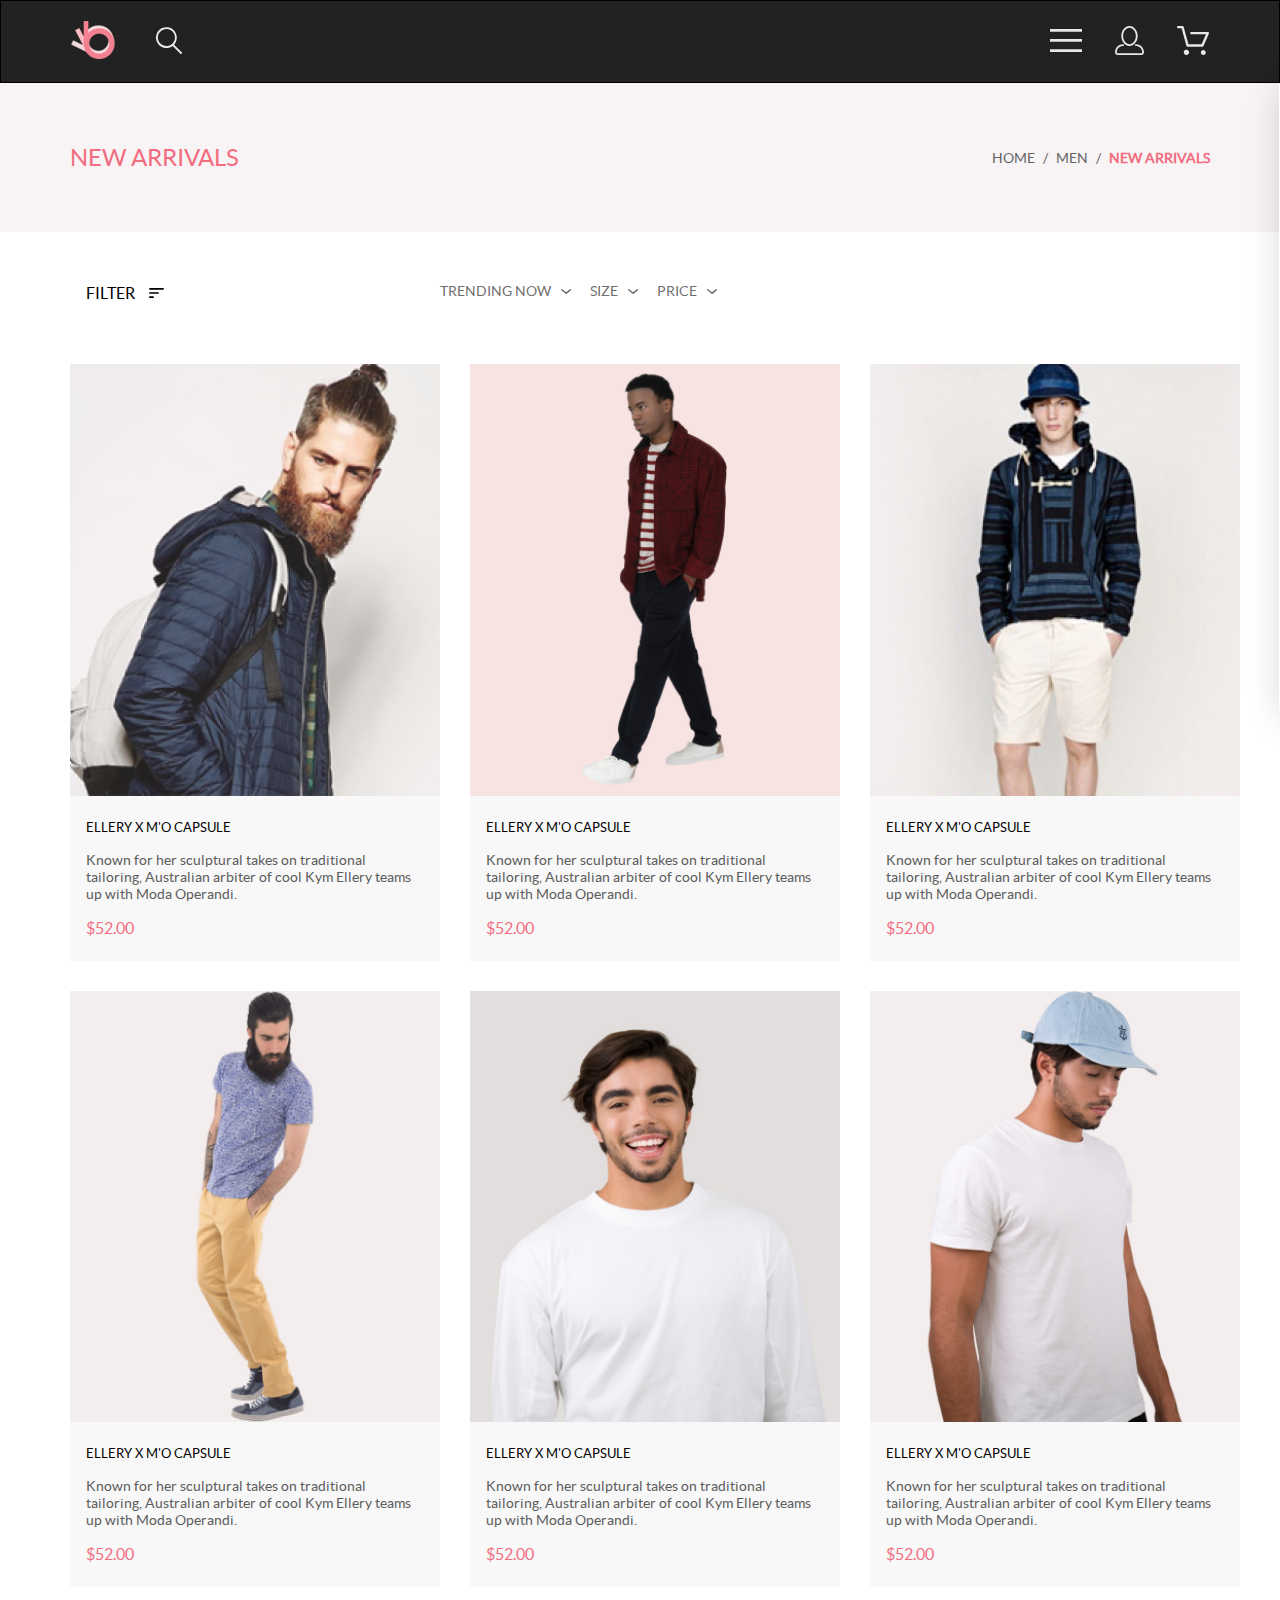
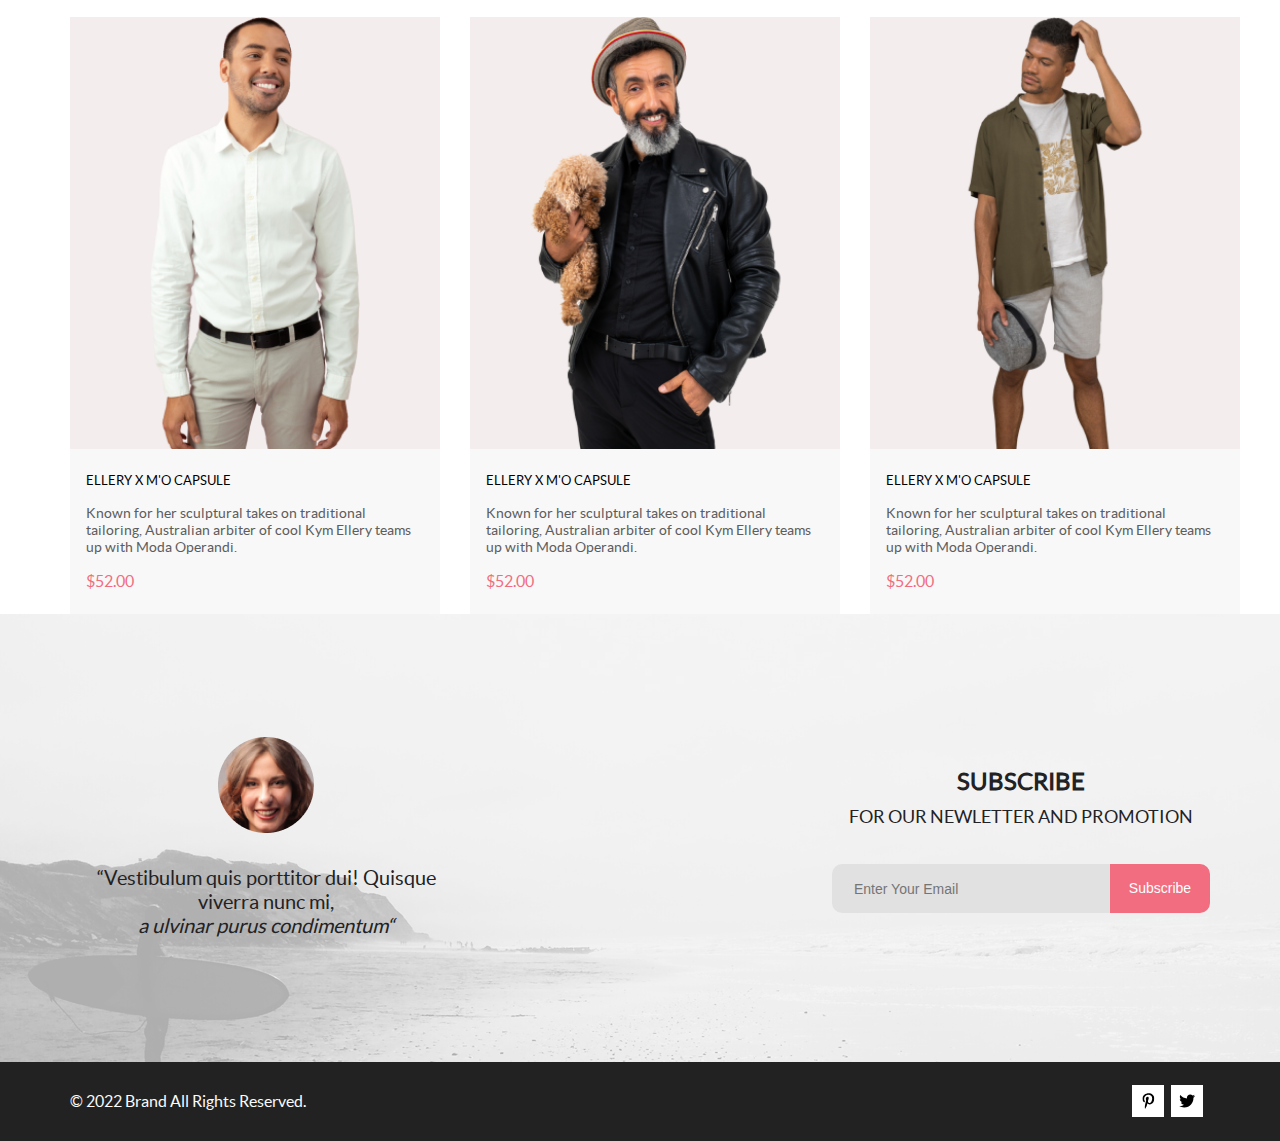
<file: Homework4/index.html>
<!DOCTYPE html>
<html lang="en">
<head>
<meta charset="UTF-8">
<meta name="viewport" content="width=device-width, initial-scale=1.0">
<title>Index
</title>
<link rel="stylesheet" href="style.css">
<link rel="preconnect" href="https://fonts.googleapis.com">
<link rel="preconnect" href="https://fonts.gstatic.com" crossorigin>
<link href="fonts/stylesheet.css" rel="stylesheet">
<link href="https://fonts.googleapis.com/css2?family=Roboto:ital,wght@0,100..900;1,100..900&display=swap" rel="stylesheet">
</head>
<body>
    <div class="top">
        <header class="header center">
        <div class="header__left">
            <a href="index.html" class="logo"><img src="img/logo.svg" alt=""></a>
            <a href="#">
                <svg width="26" height="27" viewBox="0 0 26 27" fill="none" xmlns="http://www.w3.org/2000/svg">
                <path d="M18.0589 17.6251C19.6705 15.865 20.6275 13.6039 20.769 11.2216C20.9106 8.83932 20.2281 6.48088 18.8362 4.54232C17.4443 2.60377 15.4278 1.20318 13.1252 0.575765C10.8227 -0.0516554 8.37437 0.132305 6.19143 1.09675C4.0085 2.0612 2.22389 3.74739 1.1373 5.87217C0.0507149 7.99695 -0.271678 10.4309 0.224264 12.7653C0.720206 15.0997 2.00428 17.1923 3.86085 18.6919C5.71741 20.1914 8.0334 21.0064 10.4199 21.0001C12.6723 21.0031 14.8638 20.2691 16.6599 18.9101L24.4079 26.7171C24.4934 26.8061 24.5958 26.8772 24.7091 26.9261C24.8225 26.9751 24.9444 27.0009 25.0679 27.0021C25.1916 27.0024 25.314 26.9773 25.4276 26.9283C25.5411 26.8793 25.6434 26.8074 25.7279 26.7171C25.9018 26.5362 25.999 26.295 25.999 26.0441C25.999 25.7931 25.9018 25.5519 25.7279 25.371L18.0589 17.6251ZM1.88589 10.5001C1.89873 8.81477 2.41021 7.17101 3.35586 5.776C4.30151 4.38098 5.63899 3.29715 7.1997 2.66114C8.76042 2.02513 10.4745 1.86542 12.1258 2.20213C13.7772 2.53884 15.2919 3.3569 16.479 4.55319C17.6661 5.74948 18.4725 7.27044 18.7965 8.92433C19.1204 10.5782 18.9475 12.291 18.2995 13.8468C17.6515 15.4026 16.5574 16.7316 15.1551 17.6665C13.7529 18.6014 12.1052 19.1002 10.4199 19.1C8.14843 19.0892 5.97409 18.1775 4.3741 16.5652C2.77412 14.9528 1.87924 12.7715 1.88589 10.5001Z" fill="#E8E8E8"/>
                </svg>
                </a>
        </div>
        <div class="header__right">
            <input id="check" type="checkbox">
            <label for="check"><svg width="32" height="23" viewBox="0 0 32 23" fill="none" xmlns="http://www.w3.org/2000/svg">
                <path d="M0 23V20.31H32V23H0ZM0 12.76V10.07H32V12.76H0ZM0 2.69V0H32V2.69H0Z" fill="#E8E8E8"/>
                </svg>
                </label>
                <div class="menu">
                    <p class="menu__heading">MENU</p>
                    <p class="menu__subheading">MAN</p>
                    <ul class="menu__ul">
                        <li><a href="#" class="menu__link">Accessories</a></li>
                        <li><a href="#" class="menu__link">Bags</a></li>
                        <li><a href="#" class="menu__link">Denim</a></li>
                        <li><a href="#" class="menu__link">T-Shirts</a></li>
                    </ul>
                    <p class="menu__subheading">WOMAN</p>
                    <ul class="menu__ul">
                        <li><a href="#" class="menu__link">Accessories</a></li>
                        <li><a href="#" class="menu__link">Jackets & Coats</a></li>
                        <li><a href="#" class="menu__link">Polos</a></li>
                        <li><a href="#" class="menu__link">T-Shirts</a></li>
                        <li><a href="#" class="menu__link">Shirts</a></li>
                    </ul>
                    <p class="menu__subheading">KIDS</p>
                    <ul class="menu__ul">
                        <li><a href="#" class="menu__link">Accessories</a></li>
                        <li><a href="#" class="menu__link">Jackets & Coats</a></li>
                        <li><a href="#" class="menu__link">Polos</a></li>
                        <li><a href="#" class="menu__link">Shirts</a></li>
                        <li><a href="#" class="menu__link">Bags</a></li>
                    </ul>
                </div>
                <a href="regisrtation.html">
                    <svg width="29" height="29" viewBox="0 0 29 29" fill="none" xmlns="http://www.w3.org/2000/svg">
                    <path d="M14.5 19.937C19 19.937 22.656 15.464 22.656 9.968C22.656 4.472 19 0 14.5 0C13.3631 0.0217413 12.2463 0.303398 11.2351 0.823397C10.2239 1.34339 9.34507 2.08794 8.66602 3C7.12663 4.99573 6.30819 7.45381 6.34399 9.974C6.34399 15.465 10 19.937 14.5 19.937ZM14.5 1.813C18 1.813 20.844 5.472 20.844 9.969C20.844 14.466 17.998 18.125 14.5 18.125C11.002 18.125 8.15603 14.465 8.15503 9.969C8.15403 5.473 11 1.813 14.5 1.813ZM20.844 18.125C20.6036 18.125 20.373 18.2205 20.203 18.3905C20.033 18.5605 19.9375 18.7911 19.9375 19.0315C19.9375 19.2719 20.033 19.5025 20.203 19.6725C20.373 19.8425 20.6036 19.938 20.844 19.938C22.526 19.9399 24.1386 20.6088 25.3279 21.7982C26.5172 22.9875 27.1861 24.6 27.188 26.282C27.1875 26.5221 27.0918 26.7523 26.922 26.9221C26.7522 27.0918 26.5221 27.1875 26.282 27.188H2.71997C2.47985 27.1875 2.24975 27.0918 2.07996 26.9221C1.91016 26.7523 1.81449 26.5221 1.81396 26.282C1.81608 24.6001 2.48517 22.9877 3.67444 21.7985C4.86371 20.6092 6.47608 19.9401 8.15796 19.938C8.39824 19.938 8.62868 19.8425 8.79858 19.6726C8.96849 19.5027 9.06396 19.2723 9.06396 19.032C9.06396 18.7917 8.96849 18.5613 8.79858 18.3914C8.62868 18.2215 8.39824 18.126 8.15796 18.126C5.99541 18.1279 3.92201 18.9875 2.39258 20.5164C0.863144 22.0453 0.00264777 24.1185 0 26.281C0.000794067 27.0019 0.287502 27.693 0.797241 28.2027C1.30698 28.7125 1.99811 28.9992 2.71899 29H26.282C27.0027 28.9989 27.6936 28.7121 28.2031 28.2024C28.7126 27.6927 28.9992 27.0017 29 26.281C28.9974 24.1187 28.1372 22.0457 26.6083 20.5168C25.0793 18.9878 23.0063 18.1276 20.844 18.125Z" fill="#E8E8E8"/>
                    </svg>
                    </a>
                <a href="shop.html">
                    <svg width="32" height="29" viewBox="0 0 32 29" fill="none" xmlns="http://www.w3.org/2000/svg">
                        <path d="M26.1998 29C25.5521 28.9738 24.9404 28.6948 24.4961 28.2227C24.0518 27.7506 23.8103 27.1232 23.8234 26.475C23.8365 25.8269 24.1032 25.2097 24.5662 24.7559C25.0292 24.3022 25.6516 24.048 26.2999 24.048C26.9482 24.048 27.5706 24.3022 28.0336 24.7559C28.4966 25.2097 28.7633 25.8269 28.7764 26.475C28.7895 27.1232 28.5479 27.7506 28.1036 28.2227C27.6593 28.6948 27.0477 28.9738 26.3999 29H26.1998ZM6.75183 26.32C6.75183 25.79 6.90901 25.2718 7.20349 24.8311C7.49797 24.3904 7.91654 24.0469 8.40625 23.844C8.89596 23.6412 9.43484 23.5881 9.95471 23.6915C10.4746 23.7949 10.9521 24.0502 11.3269 24.425C11.7017 24.7998 11.957 25.2773 12.0604 25.7972C12.1638 26.317 12.1107 26.8559 11.9078 27.3456C11.705 27.8353 11.3615 28.2539 10.9208 28.5483C10.4801 28.8428 9.96194 29 9.43188 29C9.07977 29.0003 8.73102 28.9311 8.40564 28.7966C8.08026 28.662 7.7846 28.4646 7.53552 28.2158C7.28645 27.9669 7.08891 27.6713 6.9541 27.3461C6.81929 27.0208 6.74988 26.6721 6.74988 26.32H6.75183ZM10.5519 20.686C10.2924 20.6868 10.0398 20.6024 9.83301 20.4457C9.62617 20.2891 9.47648 20.0689 9.40686 19.819L4.57385 2.36401H1.18091C0.867422 2.36401 0.566761 2.23947 0.345093 2.01781C0.123425 1.79614 -0.00109863 1.49549 -0.00109863 1.18201C-0.00109863 0.868519 0.123425 0.567873 0.345093 0.346205C0.566761 0.124537 0.867422 5.81268e-06 1.18091 5.81268e-06H5.46191C5.7214 -0.00080736 5.97394 0.0837201 6.18066 0.240568C6.38739 0.397416 6.53674 0.617884 6.60583 0.868006L11.4388 18.323H24.6168L28.9999 8.27501H14.3999C14.2417 8.27961 14.0843 8.25242 13.9368 8.19507C13.7893 8.13771 13.6548 8.05134 13.5413 7.94108C13.4277 7.83082 13.3375 7.69891 13.2759 7.55315C13.2143 7.40739 13.1825 7.25075 13.1825 7.0925C13.1825 6.93426 13.2143 6.77762 13.2759 6.63186C13.3375 6.4861 13.4277 6.35419 13.5413 6.24393C13.6548 6.13367 13.7893 6.0473 13.9368 5.98994C14.0843 5.93259 14.2417 5.90541 14.3999 5.91001H30.8129C31.0086 5.90996 31.2011 5.95866 31.3733 6.05172C31.5454 6.14478 31.6917 6.27926 31.7988 6.44301C31.9067 6.60729 31.9723 6.79569 31.9897 6.99145C32.0072 7.18721 31.976 7.38424 31.8989 7.565L26.4939 19.977C26.4015 20.1876 26.2499 20.3668 26.0574 20.4927C25.8649 20.6186 25.6399 20.6858 25.4099 20.686H10.5519Z" fill="#E8E8E8"/>
                        </svg>
                        </a>
        </div>
    </header>
    <div class="top__head center">
        <h2 class="top__head_title">NEW ARRIVALS</h2>
        <nav class="breadcrums ">
           <div class="breadcrums_box"><a href="#" class="breadcrums_link">HOME</a></div>
           <div class="breadcrums_box"><a href="#" class="breadcrums_link">MEN</a></div>    
           <div class="breadcrums_box"><a href="#" class="breadcrums_link">NEW ARRIVALS</a></div>
        </nav>
    </div>
    
    <div class="filter_sort center">
        <details class="filter">
        <summary class="filter_summary"><span class="filter_heading">FILTER</span>
            <svg width="15" height="10" viewBox="0 0 15 10" fill="none" xmlns="http://www.w3.org/2000/svg">
            <path d="M0.833333 10H4.16667C4.625 10 5 9.625 5 9.16667C5 8.70833 4.625 8.33333 4.16667 8.33333H0.833333C0.375 8.33333 0 8.70833 0 9.16667C0 9.625 0.375 10 0.833333 10ZM0 0.833333C0 1.29167 0.375 1.66667 0.833333 1.66667H14.1667C14.625 1.66667 15 1.29167 15 0.833333C15 0.375 14.625 0 14.1667 0H0.833333C0.375 0 0 0.375 0 0.833333ZM0.833333 5.83333H9.16667C9.625 5.83333 10 5.45833 10 5C10 4.54167 9.625 4.16667 9.16667 4.16667H0.833333C0.375 4.16667 0 4.54167 0 5C0 5.45833 0.375 5.83333 0.833333 5.83333Z" fill="black"/>
            </svg>
            </summary>
            <div class="filter_content">
                <details open class="filter_item">
                    <summary class="filter_head">CATEGORY</summary>
                    <div class="filter_link_box">
                    <a href="#" class="filter_link">Accessories</a>
                    <a href="#" class="filter_link">Bags</a>
                    <a href="#" class="filter_link">Denim</a>
                    <a href="#" class="filter_link">Hoodies & Sweatshirts</a>
                    <a href="#" class="filter_link">Jackets & Coats</a>
                    <a href="#" class="filter_link">Polos</a>
                    <a href="#" class="filter_link">Shirts</a>
                    <a href="#" class="filter_link">Shoes</a>
                    <a href="#" class="filter_link">Sweaters & Knits</a>
                    <a href="#" class="filter_link">T-Shirts</a>
                    <a href="#" class="filter_link">Tanks</a>
                </div>
                </details>
                <details class="filter_item">
                    <summary class="filter_head">BRAND</summary>
                    <div class="filter_link_box">
                    <a href="#" class="filter_link">Adidas</a>
                    <a href="#" class="filter_link">Asics</a>
                    <a href="#" class="filter_link">Charlotte Russe</a>
                    <a href="#" class="filter_link">Dolce & Gabbana</a>
                    <a href="#" class="filter_link">H&M</a>
                </div>
                </details>
                <details class="filter_item">
                    <summary class="filter_head">DESIGNER</summary>
                    <div class="filter_link_box">
                    <a href="#" class="filter_link">Coco Chanel</a>
                    <a href="#" class="filter_link">Donna Karan</a>
                    <a href="#" class="filter_link">Giorgio Armani</a>
                    <a href="#" class="filter_link">Calvin Klein</a>
                    <a href="#" class="filter_link">Donatella Versace</a>
                    <a href="#" class="filter_link">Ralph Lauren</a>
                </div>
                </details>
                </div>
           
        </details>
    <div class="sort">
        <details class="sort_details">
            <summary class="sort_summary"><span class="sort_heading">TRENDING NOW</span>
                <svg width="11" height="5" viewBox="0 0 11 5"
                fill="none" xmlns="http://www.w3.org/2000/svg">
                <path d="M5.00214 5.00214C4.83521 5.00247 4.67343 
                4.94433 4.54488 4.83782L0.258102 1.2655C0.112196 1.14422 0.0204417 0.969958 0.00302325 0.781035C-0.0143952 0.592112 0.0439493 0.404007 0.165221 0.258101C0.286493 0.112196 0.460759 0.0204417 0.649682 0.00302327C0.838605 -0.0143952 1.02671 0.043949 1.17262 0.165221L5.00214 3.36602L8.83167 0.279536C8.90475 0.220188 8.98884 0.175869 9.0791 0.149125C9.16937 0.122382 9.26403 0.113741 9.35764 0.1237C9.45126 0.133659 9.54198 0.162021 9.6246 0.207156C9.70722 0.252292 9.7801 0.313311 9.83906 0.386705C9.90449 0.460167 9.95405 0.546351 9.98462 0.639855C10.0152 0.733359 10.0261 0.83217 10.0167 0.930097C10.0073 1.02802 9.97784 1.12296 9.93005 1.20895C9.88227 1.29494 9.81723 1.37013 9.73904 1.42982L5.45225 4.88068C5.32002 4.97036 5.16154 5.01312 5.00214 5.00214Z" fill="#6F6E6E"/>
                </svg>
                </summary>
        </details>
        <details class="sort_details">
            <summary class="sort_summary"><span class="sort_heading">SIZE</span>
                <svg width="11" height="5" viewBox="0 0 11 5"
                fill="none" xmlns="http://www.w3.org/2000/svg">
                <path d="M5.00214 5.00214C4.83521 5.00247 4.67343 
                4.94433 4.54488 4.83782L0.258102 1.2655C0.112196 1.14422 0.0204417 0.969958 0.00302325 0.781035C-0.0143952 0.592112 0.0439493 0.404007 0.165221 0.258101C0.286493 0.112196 0.460759 0.0204417 0.649682 0.00302327C0.838605 -0.0143952 1.02671 0.043949 1.17262 0.165221L5.00214 3.36602L8.83167 0.279536C8.90475 0.220188 8.98884 0.175869 9.0791 0.149125C9.16937 0.122382 9.26403 0.113741 9.35764 0.1237C9.45126 0.133659 9.54198 0.162021 9.6246 0.207156C9.70722 0.252292 9.7801 0.313311 9.83906 0.386705C9.90449 0.460167 9.95405 0.546351 9.98462 0.639855C10.0152 0.733359 10.0261 0.83217 10.0167 0.930097C10.0073 1.02802 9.97784 1.12296 9.93005 1.20895C9.88227 1.29494 9.81723 1.37013 9.73904 1.42982L5.45225 4.88068C5.32002 4.97036 5.16154 5.01312 5.00214 5.00214Z" fill="#6F6E6E"/>
                </svg>
                </summary>
                <div class="sort_box">
                    <div class="sort_check">
                        <input id="sort_check1"  type="checkbox" class="sort_check_style">
                        <label for="#">XS</label>
                    </div>
                
                    <div class="sort_check">
                        <input id="sort_check2" type="checkbox">
                        <label for="#">S</label>
                    </div>
                    <div class="sort_check">
                        <input id="sort_check3" type="checkbox">
                        <label for="#">L</label>
                    </div>
            </div>
        </details>
        <details class="sort_details">
            <summary class="sort_summary"><span class="sort_heading">PRICE</span>
                <svg width="11" height="5" viewBox="0 0 11 5"
                fill="none" xmlns="http://www.w3.org/2000/svg">
                <path d="M5.00214 5.00214C4.83521 5.00247 4.67343 
                4.94433 4.54488 4.83782L0.258102 1.2655C0.112196 1.14422 0.0204417 0.969958 0.00302325 0.781035C-0.0143952 0.592112 0.0439493 0.404007 0.165221 0.258101C0.286493 0.112196 0.460759 0.0204417 0.649682 0.00302327C0.838605 -0.0143952 1.02671 0.043949 1.17262 0.165221L5.00214 3.36602L8.83167 0.279536C8.90475 0.220188 8.98884 0.175869 9.0791 0.149125C9.16937 0.122382 9.26403 0.113741 9.35764 0.1237C9.45126 0.133659 9.54198 0.162021 9.6246 0.207156C9.70722 0.252292 9.7801 0.313311 9.83906 0.386705C9.90449 0.460167 9.95405 0.546351 9.98462 0.639855C10.0152 0.733359 10.0261 0.83217 10.0167 0.930097C10.0073 1.02802 9.97784 1.12296 9.93005 1.20895C9.88227 1.29494 9.81723 1.37013 9.73904 1.42982L5.45225 4.88068C5.32002 4.97036 5.16154 5.01312 5.00214 5.00214Z" fill="#6F6E6E"/>
                </svg>
                </summary>
        </details>
    </div>
    </div>
    <div class="product-box center">
        <div class="product">
            <img src="img/product/product1.png" alt="product">
            <div class="product_content">
                <a href="#" class="product_name">ELLERY X M'O CAPSULE</a>
                <p class="product_text">
                    Known for her sculptural takes on traditional tailoring,
                    Australian arbiter of cool Kym Ellery teams up with Moda Operandi.
                </p>
                <p class="product_price">$52.00</p>
            </div>
        </div>
        <div class="product">
            <img src="img/product/product2.png" alt="product">
            <div class="product_content">
                <a href="#" class="product_name">ELLERY X M'O CAPSULE</a>
                <p class="product_text">
                    Known for her sculptural takes on traditional tailoring,
                    Australian arbiter of cool Kym Ellery teams up with Moda Operandi.
                </p>
                <p class="product_price">$52.00</p>
            </div>
        </div>
        <div class="product">
            <img src="img/product/product3.png" alt="product">
            <div class="product_content">    
                <a href="#" class="product_name">ELLERY X M'O CAPSULE</a>
                <p class="product_text">
                    Known for her sculptural takes on traditional tailoring,
                    Australian arbiter of cool Kym Ellery teams up with Moda Operandi.
                </p>
                <p class="product_price">$52.00</p>
            </div>
        </div>
        <div class="product">
            <img src="img/product/product4.png" alt="product">
            <div class="product_content">
                <a href="#" class="product_name">ELLERY X M'O CAPSULE</a>
                <p class="product_text">
                    Known for her sculptural takes on traditional tailoring,
                    Australian arbiter of cool Kym Ellery teams up with Moda Operandi.
                </p>
                <p class="product_price">$52.00</p>
            </div>
        </div>
        <div class="product">
            <img src="img/product/product5.png" alt="product">
            <div class="product_content">
                <a href="#" class="product_name">ELLERY X M'O CAPSULE</a>
                <p class="product_text">
                    Known for her sculptural takes on traditional tailoring,
                    Australian arbiter of cool Kym Ellery teams up with Moda Operandi.
                </p>
                <p class="product_price">$52.00</p>
            </div>
        </div>
        <div class="product">
            <img src="img/product/product6.png" alt="product">
            <div class="product_content">
                <a href="#" class="product_name">ELLERY X M'O CAPSULE</a>
                <p class="product_text">
                    Known for her sculptural takes on traditional tailoring,
                    Australian arbiter of cool Kym Ellery teams up with Moda Operandi.
                </p>
                <p class="product_price">$52.00</p>
            </div>
        </div>
        <div class="product">
            <img src="img/product/product7.png" alt="product">
            <div class="product_content">
                <a href="#" class="product_name">ELLERY X M'O CAPSULE</a>
                <p class="product_text">
                    Known for her sculptural takes on traditional tailoring,
                    Australian arbiter of cool Kym Ellery teams up with Moda Operandi.
                </p>
                <p class="product_price">$52.00</p>
            </div>
        </div>
        <div class="product">
            <img src="img/product/product8.png" alt="product">
            <div class="product_content">
                <a href="#" class="product_name">ELLERY X M'O CAPSULE</a>
                <p class="product_text">
                    Known for her sculptural takes on traditional tailoring,
                    Australian arbiter of cool Kym Ellery teams up with Moda Operandi.
                </p>
                <p class="product_price">$52.00</p>
            </div>
        </div>
        <div class="product">
            <img src="img/product/product9.png" alt="product">
            <div class="product_content">
                <a href="#" class="product_name">ELLERY X M'O CAPSULE</a>
                <p class="product_text">
                    Known for her sculptural takes on traditional tailoring,
                    Australian arbiter of cool Kym Ellery teams up with Moda Operandi.
                </p>
                <p class="product_price">$52.00</p>
            </div>
        </div>
    </div>
    <div class="subscribe center">
        <div class="subscribe__intersect">
        <img src="img/Intersect.png" alt="subscribe">
        <p class="subscribe__text">
            “Vestibulum quis porttitor dui! Quisque viverra nunc mi,<br>
            <span class="subscribe__text subscribe__text_select">a ulvinar purus condimentum“</span></p>
        </div>
        <div class="subscribe__form">
            <p class="subscribe__form_name">SUBSCRIBE</p>
               <p class="subscribe__form_text"> FOR OUR NEWLETTER AND PROMOTION</p>
            <div class="subscribe__adress">
                    <input class="subscribe__adress_form" type="text" id="name" placeholder="Enter Your Email">
                <button class="subscribe__adress_button">Subscribe</button>
            </div>
        </div>
</div>
</div>
<footer class="footer center">
    <p class="footer__info">© 2022  Brand  All Rights Reserved.</p>
    <div class="footer__connection">
        <a href="#" class="footer__connection footer__connection_box">
            <svg width="13" height="16" viewBox="0 0 13 16" fill="none" xmlns="http://www.w3.org/2000/svg">
                <g clip-path="url(#clip0_69_376)">
                <path d="M6.74032 0.203125C3.55564 0.203125 0.408203 2.34063 0.408203 5.8C0.408203 8 1.63738 9.25 2.38233 9.25C2.68963 9.25 2.86655 8.3875 2.86655 8.14375C2.86655 7.85313 2.13091 7.23438 2.13091 6.025C2.13091 3.5125 4.03055 1.73125 6.4889 1.73125C8.60271 1.73125 10.1671 2.94062 10.1671 5.1625C10.1671 6.82187 9.50597 9.93437 7.36422 9.93437C6.59133 9.93437 5.93018 9.37187 5.93018 8.56563C5.93018 7.38438 6.74963 6.24062 6.74963 5.02187C6.74963 2.95312 3.835 3.32812 3.835 5.82812C3.835 6.35313 3.90018 6.93437 4.13298 7.4125C3.70463 9.26875 2.82931 12.0344 2.82931 13.9469C2.82931 14.5375 2.91311 15.1188 2.96899 15.7094C3.07452 15.8281 3.02175 15.8156 3.18316 15.7563C4.74757 13.6 4.69169 13.1781 5.3994 10.3562C5.78119 11.0875 6.76826 11.4812 7.55046 11.4812C10.8469 11.4812 12.3275 8.24688 12.3275 5.33125C12.3275 2.22813 9.66427 0.203125 6.74032 0.203125Z" fill="black"/>
                </g>
                <defs>
                <clipPath id="clip0_69_376">
                <rect width="11.9193" height="16" fill="black" transform="translate(0.408203)"/>
                </clipPath>
                </defs>
            </svg>         
        </a>
        <a href="#" class="footer__connection footer__connection_box">
            <svg width="17" height="16" viewBox="0 0 17 16" fill="none" xmlns="http://www.w3.org/2000/svg">
            <g clip-path="url(#clip0_69_372)">
            <path d="M14.4184 4.74113C14.4285 4.88325 14.4285 5.02541 14.4285 5.16753C14.4285 9.50253 11.1512 14.4975 5.16133 14.4975C3.31595 14.4975 1.60168 13.9594 0.159668 13.0254C0.421861 13.0558 0.673935 13.066 0.946216 13.066C2.46887 13.066 3.87057 12.5483 4.98989 11.665C3.55797 11.6345 2.35797 10.6904 1.94452 9.39088C2.14621 9.42131 2.34788 9.44163 2.55966 9.44163C2.85209 9.44163 3.14455 9.401 3.4168 9.32997C1.92437 9.02538 0.805016 7.7056 0.805016 6.11169V6.07109C1.23861 6.31475 1.74285 6.46703 2.27726 6.48731C1.39996 5.89847 0.825192 4.89341 0.825192 3.75634C0.825192 3.14722 0.986506 2.58884 1.26888 2.10153C2.87224 4.09138 5.28232 5.39084 7.9848 5.533C7.93439 5.28934 7.90413 5.03556 7.90413 4.78175C7.90413 2.97463 9.35623 1.50256 11.1613 1.50256C12.0991 1.50256 12.9461 1.8985 13.5411 2.53809C14.2772 2.39597 14.9831 2.12184 15.6083 1.74622C15.3662 2.50766 14.852 3.14725 14.1764 3.55331C14.8318 3.48228 15.4671 3.2995 16.052 3.04572C15.6084 3.69544 15.0537 4.27409 14.4184 4.74113Z" fill="black"/>
            </g>
            <defs>
            <clipPath id="clip0_69_372">
            <rect width="15.8924" height="16" fill="black" transform="translate(0.159668)"/>
            </clipPath>
            </defs>
            </svg>
            </a>              
    </div>
</footer>
</body>
</html>
</file>
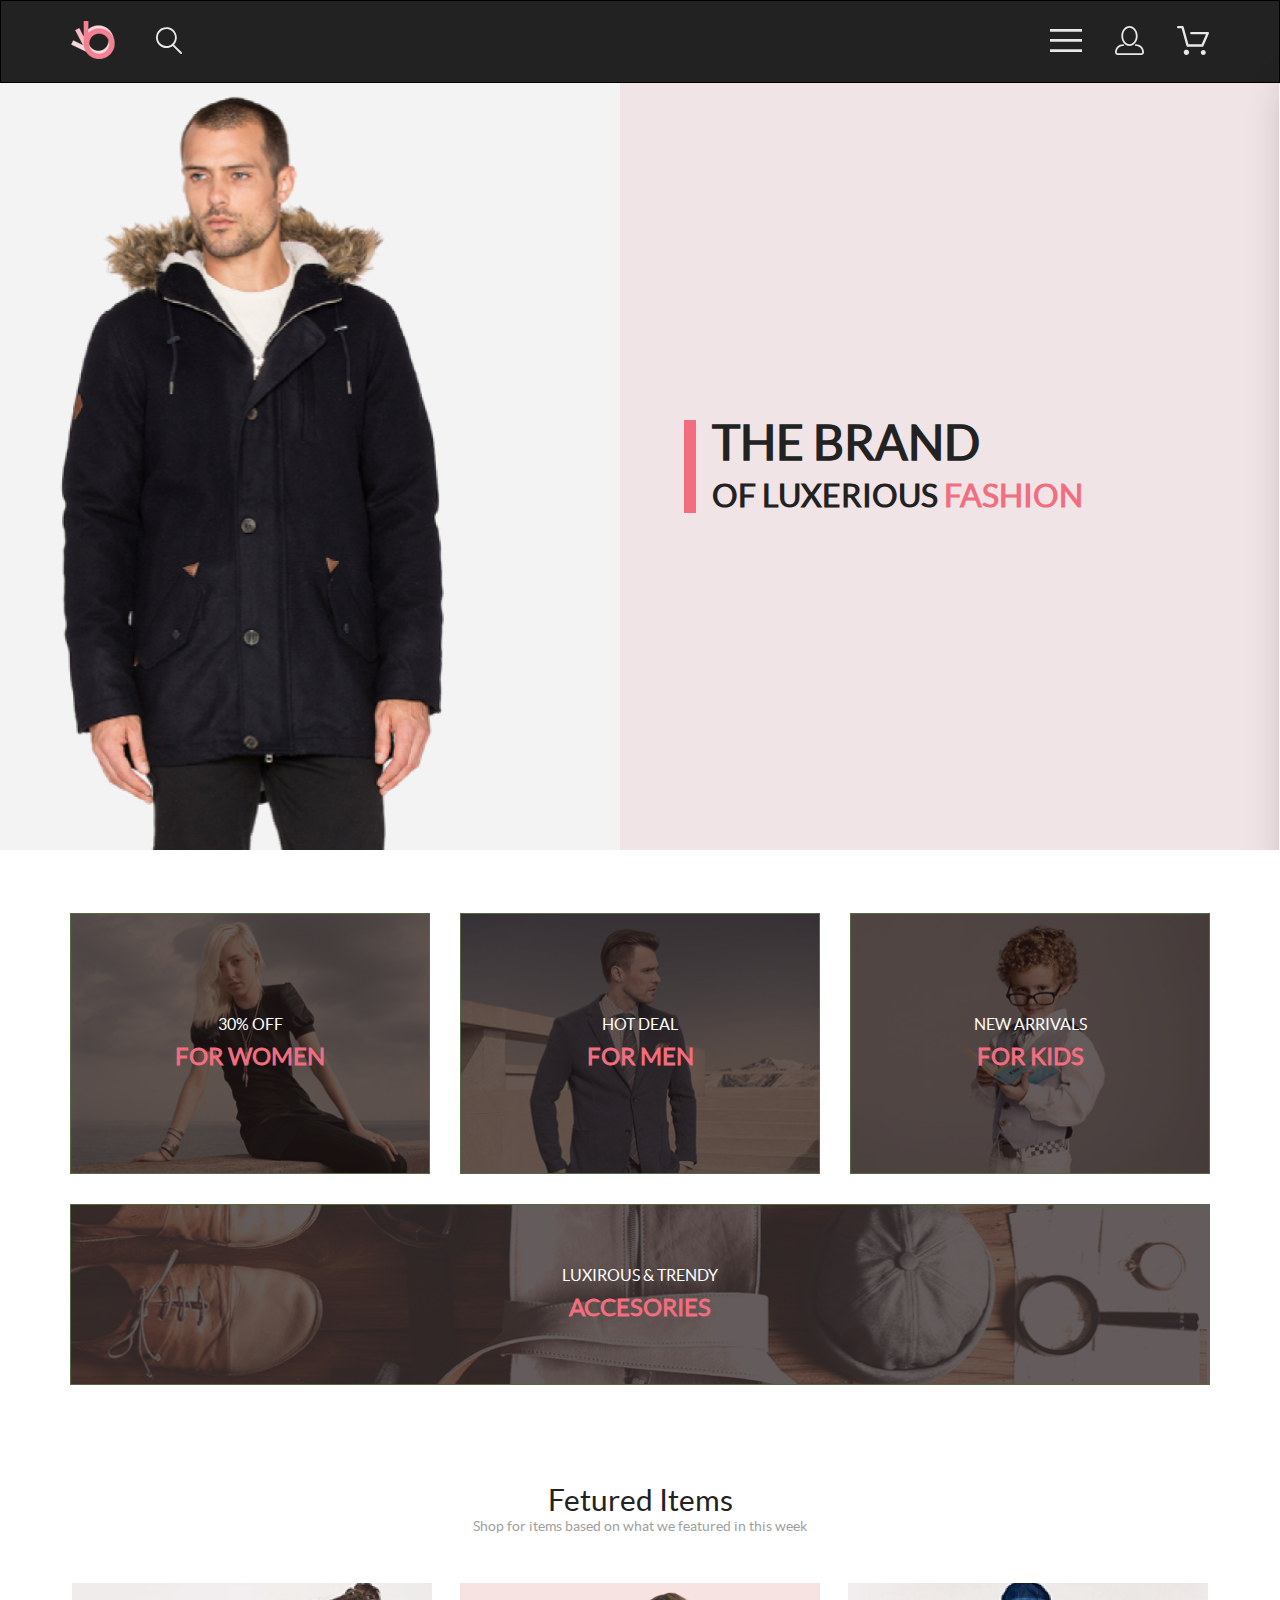
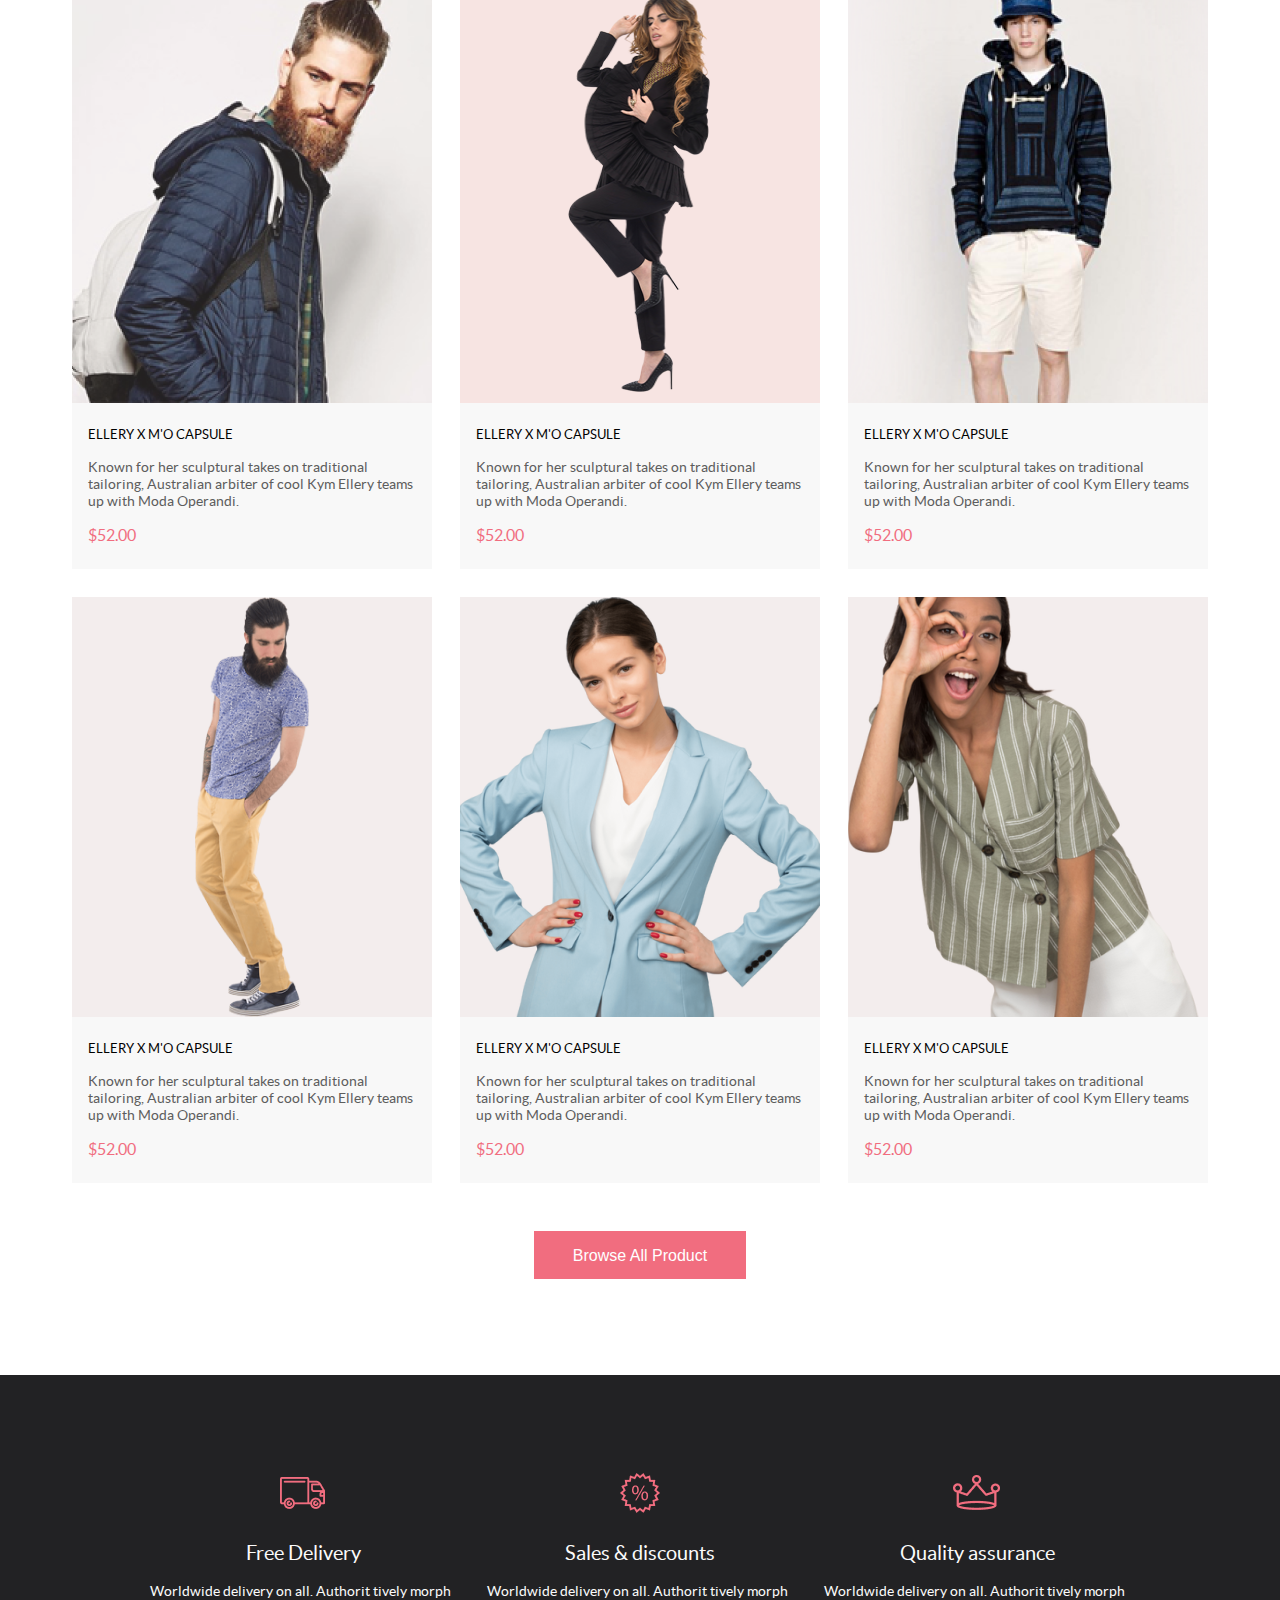
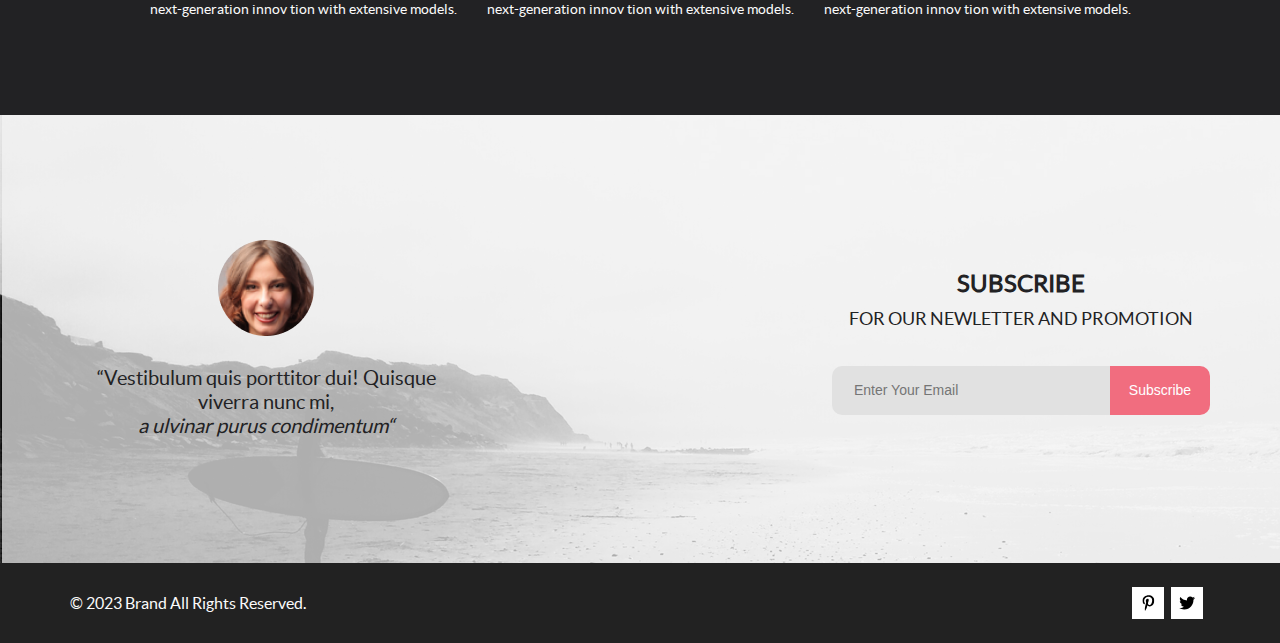
<file: Homework5/index.html>
<!DOCTYPE html>
<html lang="en">

<head>
    <meta charset="UTF-8">
    <meta name="viewport" content="width=device-width, initial-scale=1.0">
    <title>Index
    </title>
    <link rel="stylesheet" href="style.css">
    <link rel="preconnect" href="https://fonts.googleapis.com">
    <link rel="preconnect" href="https://fonts.gstatic.com" crossorigin>
    <link href="fonts/stylesheet.css" rel="stylesheet">
    <link href="https://fonts.googleapis.com/css2?family=Roboto:ital,wght@0,100..900;1,100..900&display=swap"
        rel="stylesheet">
</head>

<body>
    <div class="top">
        <header class="header center">
            <div class="header__left">
                <a href="index.html" class="logo"><img src="img/logo.svg" alt=""></a>
                <a href="#">
                    <svg width="26" height="27" viewBox="0 0 26 27" fill="none" xmlns="http://www.w3.org/2000/svg">
                        <path
                            d="M18.0589 17.6251C19.6705 15.865 20.6275 13.6039 20.769 11.2216C20.9106 8.83932 20.2281 6.48088 18.8362 4.54232C17.4443 2.60377 15.4278 1.20318 13.1252 0.575765C10.8227 -0.0516554 8.37437 0.132305 6.19143 1.09675C4.0085 2.0612 2.22389 3.74739 1.1373 5.87217C0.0507149 7.99695 -0.271678 10.4309 0.224264 12.7653C0.720206 15.0997 2.00428 17.1923 3.86085 18.6919C5.71741 20.1914 8.0334 21.0064 10.4199 21.0001C12.6723 21.0031 14.8638 20.2691 16.6599 18.9101L24.4079 26.7171C24.4934 26.8061 24.5958 26.8772 24.7091 26.9261C24.8225 26.9751 24.9444 27.0009 25.0679 27.0021C25.1916 27.0024 25.314 26.9773 25.4276 26.9283C25.5411 26.8793 25.6434 26.8074 25.7279 26.7171C25.9018 26.5362 25.999 26.295 25.999 26.0441C25.999 25.7931 25.9018 25.5519 25.7279 25.371L18.0589 17.6251ZM1.88589 10.5001C1.89873 8.81477 2.41021 7.17101 3.35586 5.776C4.30151 4.38098 5.63899 3.29715 7.1997 2.66114C8.76042 2.02513 10.4745 1.86542 12.1258 2.20213C13.7772 2.53884 15.2919 3.3569 16.479 4.55319C17.6661 5.74948 18.4725 7.27044 18.7965 8.92433C19.1204 10.5782 18.9475 12.291 18.2995 13.8468C17.6515 15.4026 16.5574 16.7316 15.1551 17.6665C13.7529 18.6014 12.1052 19.1002 10.4199 19.1C8.14843 19.0892 5.97409 18.1775 4.3741 16.5652C2.77412 14.9528 1.87924 12.7715 1.88589 10.5001Z"
                            fill="#E8E8E8" />
                    </svg>
                </a>
            </div>
            <div class="header__right">
                <input id="check" type="checkbox">
                <label for="check">
                    <svg width="32" height="23" viewBox="0 0 32 23" fill="none" xmlns="http://www.w3.org/2000/svg">
                        <path d="M0 23V20.31H32V23H0ZM0 12.76V10.07H32V12.76H0ZM0 2.69V0H32V2.69H0Z" fill="#E8E8E8" />
                    </svg>
                </label>
                <div class="menu">
                    <p class="menu__heading">MENU</p>
                    <p class="menu__subheading">ADDITIONAL MENU</p>
                    <ul class="menu__ul">
                        <li><a href="products.html" class="menu__link">Product</a></li>
                        <li><a href="catalog.html" class="menu__link">Catalog</a></li>
                        <li><a href="shop.html" class="menu__link ">Basket</a></li>
                        <li><a href="regisrtation.html" class="menu__link ">Registration</a></li>
                    </ul>
                    <p class="menu__subheading">MAN</p>

                    <ul class="menu__ul">
                        <li><a href="#" class="menu__link">Accessories</a></li>
                        <li><a href="#" class="menu__link">Bags</a></li>
                        <li><a href="#" class="menu__link">Denim</a></li>
                        <li><a href="#" class="menu__link">T-Shirts</a></li>
                    </ul>
                    <p class="menu__subheading">WOMAN</p>
                    <ul class="menu__ul">
                        <li><a href="#" class="menu__link">Accessories</a></li>
                        <li><a href="#" class="menu__link">Jackets & Coats</a></li>
                        <li><a href="#" class="menu__link">Polos</a></li>
                        <li><a href="#" class="menu__link">T-Shirts</a></li>
                        <li><a href="#" class="menu__link">Shirts</a></li>
                    </ul>
                    <p class="menu__subheading">KIDS</p>
                    <ul class="menu__ul">
                        <li><a href="#" class="menu__link">Accessories</a></li>
                        <li><a href="#" class="menu__link">Jackets & Coats</a></li>
                        <li><a href="#" class="menu__link">Polos</a></li>
                        <li><a href="#" class="menu__link">Shirts</a></li>
                        <li><a href="#" class="menu__link">Bags</a></li>
                    </ul>
                </div>
                <a class="header__right_registration" href="regisrtation.html">
                    <svg width="29" height="29" viewBox="0 0 29 29" fill="none" xmlns="http://www.w3.org/2000/svg">
                        <path
                            d="M14.5 19.937C19 19.937 22.656 15.464 22.656 9.968C22.656 4.472 19 0 14.5 0C13.3631 0.0217413 12.2463 0.303398 11.2351 0.823397C10.2239 1.34339 9.34507 2.08794 8.66602 3C7.12663 4.99573 6.30819 7.45381 6.34399 9.974C6.34399 15.465 10 19.937 14.5 19.937ZM14.5 1.813C18 1.813 20.844 5.472 20.844 9.969C20.844 14.466 17.998 18.125 14.5 18.125C11.002 18.125 8.15603 14.465 8.15503 9.969C8.15403 5.473 11 1.813 14.5 1.813ZM20.844 18.125C20.6036 18.125 20.373 18.2205 20.203 18.3905C20.033 18.5605 19.9375 18.7911 19.9375 19.0315C19.9375 19.2719 20.033 19.5025 20.203 19.6725C20.373 19.8425 20.6036 19.938 20.844 19.938C22.526 19.9399 24.1386 20.6088 25.3279 21.7982C26.5172 22.9875 27.1861 24.6 27.188 26.282C27.1875 26.5221 27.0918 26.7523 26.922 26.9221C26.7522 27.0918 26.5221 27.1875 26.282 27.188H2.71997C2.47985 27.1875 2.24975 27.0918 2.07996 26.9221C1.91016 26.7523 1.81449 26.5221 1.81396 26.282C1.81608 24.6001 2.48517 22.9877 3.67444 21.7985C4.86371 20.6092 6.47608 19.9401 8.15796 19.938C8.39824 19.938 8.62868 19.8425 8.79858 19.6726C8.96849 19.5027 9.06396 19.2723 9.06396 19.032C9.06396 18.7917 8.96849 18.5613 8.79858 18.3914C8.62868 18.2215 8.39824 18.126 8.15796 18.126C5.99541 18.1279 3.92201 18.9875 2.39258 20.5164C0.863144 22.0453 0.00264777 24.1185 0 26.281C0.000794067 27.0019 0.287502 27.693 0.797241 28.2027C1.30698 28.7125 1.99811 28.9992 2.71899 29H26.282C27.0027 28.9989 27.6936 28.7121 28.2031 28.2024C28.7126 27.6927 28.9992 27.0017 29 26.281C28.9974 24.1187 28.1372 22.0457 26.6083 20.5168C25.0793 18.9878 23.0063 18.1276 20.844 18.125Z"
                            fill="#E8E8E8" />
                    </svg>
                </a>
                <a class="header__right_shop" href="shop.html">
                    <svg width="32" height="29" viewBox="0 0 32 29" fill="none" xmlns="http://www.w3.org/2000/svg">
                        <path
                            d="M26.1998 29C25.5521 28.9738 24.9404 28.6948 24.4961 28.2227C24.0518 27.7506 23.8103 27.1232 23.8234 26.475C23.8365 25.8269 24.1032 25.2097 24.5662 24.7559C25.0292 24.3022 25.6516 24.048 26.2999 24.048C26.9482 24.048 27.5706 24.3022 28.0336 24.7559C28.4966 25.2097 28.7633 25.8269 28.7764 26.475C28.7895 27.1232 28.5479 27.7506 28.1036 28.2227C27.6593 28.6948 27.0477 28.9738 26.3999 29H26.1998ZM6.75183 26.32C6.75183 25.79 6.90901 25.2718 7.20349 24.8311C7.49797 24.3904 7.91654 24.0469 8.40625 23.844C8.89596 23.6412 9.43484 23.5881 9.95471 23.6915C10.4746 23.7949 10.9521 24.0502 11.3269 24.425C11.7017 24.7998 11.957 25.2773 12.0604 25.7972C12.1638 26.317 12.1107 26.8559 11.9078 27.3456C11.705 27.8353 11.3615 28.2539 10.9208 28.5483C10.4801 28.8428 9.96194 29 9.43188 29C9.07977 29.0003 8.73102 28.9311 8.40564 28.7966C8.08026 28.662 7.7846 28.4646 7.53552 28.2158C7.28645 27.9669 7.08891 27.6713 6.9541 27.3461C6.81929 27.0208 6.74988 26.6721 6.74988 26.32H6.75183ZM10.5519 20.686C10.2924 20.6868 10.0398 20.6024 9.83301 20.4457C9.62617 20.2891 9.47648 20.0689 9.40686 19.819L4.57385 2.36401H1.18091C0.867422 2.36401 0.566761 2.23947 0.345093 2.01781C0.123425 1.79614 -0.00109863 1.49549 -0.00109863 1.18201C-0.00109863 0.868519 0.123425 0.567873 0.345093 0.346205C0.566761 0.124537 0.867422 5.81268e-06 1.18091 5.81268e-06H5.46191C5.7214 -0.00080736 5.97394 0.0837201 6.18066 0.240568C6.38739 0.397416 6.53674 0.617884 6.60583 0.868006L11.4388 18.323H24.6168L28.9999 8.27501H14.3999C14.2417 8.27961 14.0843 8.25242 13.9368 8.19507C13.7893 8.13771 13.6548 8.05134 13.5413 7.94108C13.4277 7.83082 13.3375 7.69891 13.2759 7.55315C13.2143 7.40739 13.1825 7.25075 13.1825 7.0925C13.1825 6.93426 13.2143 6.77762 13.2759 6.63186C13.3375 6.4861 13.4277 6.35419 13.5413 6.24393C13.6548 6.13367 13.7893 6.0473 13.9368 5.98994C14.0843 5.93259 14.2417 5.90541 14.3999 5.91001H30.8129C31.0086 5.90996 31.2011 5.95866 31.3733 6.05172C31.5454 6.14478 31.6917 6.27926 31.7988 6.44301C31.9067 6.60729 31.9723 6.79569 31.9897 6.99145C32.0072 7.18721 31.976 7.38424 31.8989 7.565L26.4939 19.977C26.4015 20.1876 26.2499 20.3668 26.0574 20.4927C25.8649 20.6186 25.6399 20.6858 25.4099 20.686H10.5519Z"
                            fill="#E8E8E8" />
                    </svg>
                </a>
            </div>
        </header>
        <div class="box">
            <div class="box__left">
                <div class="brand__preview"><img src="img/preview1.png"></div>
            </div>
            <div class="box__right">
                <div class="brand__head">
                    <a href="#" class="brand__link">THE BRAND<br>
                        <snap class="brand__link_black">OF LUXERIOUS
                            <snap class="brand__link_pink">FASHION</snap>
                        </snap>
                    </a>
                </div>
            </div>
        </div>
    </div>
    <div class="offer center">
        <div class="offer__box">
            <img src="img/offer1.png">
            <a href="#" class="offer__text">30% OFF
                <p class="offer__group">FOR WOMEN</p>
            </a>
        </div>
        <div class="offer__box">
            <img src="img/offer2.png">
            <a href="#" class="offer__text">HOT DEAL
                <p class="offer__group">FOR MEN</p>
            </a>
        </div>
        <div class="offer__box">
            <img src="img/offer3.png">
            <a href="#" class="offer__text">NEW ARRIVALS
                <p class="offer__group">FOR KIDS</p>
            </a>
        </div>
        <div class="offer__box offer__box_long">
            <img src="img/offer4.png">
            <a href="#" class="offer__text">LUXIROUS & TRENDY
                <p class="offer__group">ACCESORIES</p>
            </a>
        </div>
    </div>
    <div class="product-head center">
        <div>
            <p class="product-head__name">Fetured Items</p>
            <p class="product-head__text">Shop for items based on what we featured in this week</p>
        </div>

    </div>
    <div class="product-box center">
        <div class="product">
            <img src="img/product/product1.png" alt="product">
            <div class="product__content">
                <a href="#" class="product__name">ELLERY X M'O CAPSULE</a>
                <p class="product__text">
                    Known for her sculptural takes on traditional tailoring,
                    Australian arbiter of cool Kym Ellery teams up with Moda Operandi.
                </p>
                <p class="product__price">$52.00</p>
            </div>
        </div>
        <div class="product">
            <img src="img/product/product10.png" alt="product">
            <div class="product__content">
                <a href="#" class="product__name">ELLERY X M'O CAPSULE</a>
                <p class="product__text">
                    Known for her sculptural takes on traditional tailoring,
                    Australian arbiter of cool Kym Ellery teams up with Moda Operandi.
                </p>
                <p class="product__price">$52.00</p>
            </div>
        </div>
        <div class="product">
            <img src="img/product/product3.png" alt="product">
            <div class="product__content">

                <a href="#" class="product__name">ELLERY X M'O CAPSULE</a>
                <p class="product__text">
                    Known for her sculptural takes on traditional tailoring,
                    Australian arbiter of cool Kym Ellery teams up with Moda Operandi.
                </p>
                <p class="product__price">$52.00</p>
            </div>
        </div>
        <div class="product">
            <img src="img/product/product4.png" alt="product">
            <div class="product__content">
                <a href="#" class="product__name">ELLERY X M'O CAPSULE</a>
                <p class="product__text">
                    Known for her sculptural takes on traditional tailoring,
                    Australian arbiter of cool Kym Ellery teams up with Moda Operandi.
                </p>
                <p class="product__price">$52.00</p>
            </div>
        </div>
        <div class="product">
            <img src="img/product/product11.png" alt="product">
            <div class="product__content">
                <a href="#" class="product__name">ELLERY X M'O CAPSULE</a>
                <p class="product__text">
                    Known for her sculptural takes on traditional tailoring,
                    Australian arbiter of cool Kym Ellery teams up with Moda Operandi.
                </p>
                <p class="product__price">$52.00</p>
            </div>
        </div>
        <div class="product">
            <img src="img/product/product12.png" alt="product">
            <div class="product__content">
                <a href="#" class="product__name">ELLERY X M'O CAPSULE</a>
                <p class="product__text">
                    Known for her sculptural takes on traditional tailoring,
                    Australian arbiter of cool Kym Ellery teams up with Moda Operandi.
                </p>
                <p class="product__price">$52.00</p>
            </div>
        </div>
    </div>
    <div class="product-button">
        <button class="product-button__button">Browse All Product</button>
    </div>
    <div class="services center">
        <div class="services__box">
            <a href="#" class="services__text">
            </a><img src="img/services1.png" alt="services">
            <div class="services__content">
                <p class="services__name">Free Delivery</p>
                <a href="#" class="services__text">
                    Worldwide delivery on all. Authorit tively
                    morph<br> next-generation innov tion with extensive models.
                </a>
            </div>
        </div>
        <div class="services__box">
            <img src="img/services2.png" alt="services">
            <div class="services__content">
                <p class="services__name">Sales & discounts</p>
                <a href="#" class="services__text">Worldwide delivery on all. Authorit tively
                    morph<br> next-generation innov tion with extensive models.
                </a>
            </div>
        </div>
        <div class="services__box">
            <img src="img/services3.png" alt="services">
            <div class="services__content">
                <p class="services__name">Quality assurance</p>
                <a href="#" class="services__text">
                    Worldwide delivery on all. Authorit tively
                    morph<br> next-generation innov tion with extensive models.
                </a>
            </div>
        </div>
    </div>
    <div class="subscribe center">
        <div class="subscribe__intersect">
            <img src="img/Intersect.png" alt="subscribe">
            <p class="subscribe__text">
                “Vestibulum quis porttitor dui! Quisque viverra nunc mi,<br>
                <span class="subscribe__text subscribe__text_select">a ulvinar purus condimentum“</span>
            </p>
        </div>
        <div class="subscribe__form">
            <p class="subscribe__form_name">SUBSCRIBE</p>
            <p class="subscribe__form_text"> FOR OUR NEWLETTER AND PROMOTION</p>
            <div class="subscribe__adress">
                <form class="center">
                    <input class="subscribe__adress_form" type="text" id="name" placeholder="Enter Your Email">
                </form>
                <button class="subscribe__adress_button">Subscribe</button>
            </div>
        </div>
    </div>
    </div>
    <footer class="footer center">
        <div class="footer__info">
            <p class="footer__copyright">© 2023 Brand All Rights Reserved.</p>
        </div>
        <div class="footer__connection">
            <a href="#" class="footer__connection footer__connection_box">
                <svg width="13" height="16" viewBox="0 0 13 16" fill="none" xmlns="http://www.w3.org/2000/svg">
                    <g clip-path="url(#clip0_69_376)">
                        <path
                            d="M6.74032 0.203125C3.55564 0.203125 0.408203 2.34063 0.408203 5.8C0.408203 8 1.63738 9.25 2.38233 9.25C2.68963 9.25 2.86655 8.3875 2.86655 8.14375C2.86655 7.85313 2.13091 7.23438 2.13091 6.025C2.13091 3.5125 4.03055 1.73125 6.4889 1.73125C8.60271 1.73125 10.1671 2.94062 10.1671 5.1625C10.1671 6.82187 9.50597 9.93437 7.36422 9.93437C6.59133 9.93437 5.93018 9.37187 5.93018 8.56563C5.93018 7.38438 6.74963 6.24062 6.74963 5.02187C6.74963 2.95312 3.835 3.32812 3.835 5.82812C3.835 6.35313 3.90018 6.93437 4.13298 7.4125C3.70463 9.26875 2.82931 12.0344 2.82931 13.9469C2.82931 14.5375 2.91311 15.1188 2.96899 15.7094C3.07452 15.8281 3.02175 15.8156 3.18316 15.7563C4.74757 13.6 4.69169 13.1781 5.3994 10.3562C5.78119 11.0875 6.76826 11.4812 7.55046 11.4812C10.8469 11.4812 12.3275 8.24688 12.3275 5.33125C12.3275 2.22813 9.66427 0.203125 6.74032 0.203125Z"
                            fill="black" />
                    </g>
                    <defs>
                        <clipPath id="clip0_69_376">
                            <rect width="11.9193" height="16" fill="black" transform="translate(0.408203)" />
                        </clipPath>
                    </defs>
                </svg>
            </a>
            <a href="#" class="footer__connection footer__connection_box">
                <svg width="17" height="16" viewBox="0 0 17 16" fill="none" xmlns="http://www.w3.org/2000/svg">
                    <g clip-path="url(#clip0_69_372)">
                        <path
                            d="M14.4184 4.74113C14.4285 4.88325 14.4285 5.02541 14.4285 5.16753C14.4285 9.50253 11.1512 14.4975 5.16133 14.4975C3.31595 14.4975 1.60168 13.9594 0.159668 13.0254C0.421861 13.0558 0.673935 13.066 0.946216 13.066C2.46887 13.066 3.87057 12.5483 4.98989 11.665C3.55797 11.6345 2.35797 10.6904 1.94452 9.39088C2.14621 9.42131 2.34788 9.44163 2.55966 9.44163C2.85209 9.44163 3.14455 9.401 3.4168 9.32997C1.92437 9.02538 0.805016 7.7056 0.805016 6.11169V6.07109C1.23861 6.31475 1.74285 6.46703 2.27726 6.48731C1.39996 5.89847 0.825192 4.89341 0.825192 3.75634C0.825192 3.14722 0.986506 2.58884 1.26888 2.10153C2.87224 4.09138 5.28232 5.39084 7.9848 5.533C7.93439 5.28934 7.90413 5.03556 7.90413 4.78175C7.90413 2.97463 9.35623 1.50256 11.1613 1.50256C12.0991 1.50256 12.9461 1.8985 13.5411 2.53809C14.2772 2.39597 14.9831 2.12184 15.6083 1.74622C15.3662 2.50766 14.852 3.14725 14.1764 3.55331C14.8318 3.48228 15.4671 3.2995 16.052 3.04572C15.6084 3.69544 15.0537 4.27409 14.4184 4.74113Z"
                            fill="black" />
                    </g>
                    <defs>
                        <clipPath id="clip0_69_372">
                            <rect width="15.8924" height="16" fill="black" transform="translate(0.159668)" />
                        </clipPath>
                    </defs>
                </svg>
            </a>
        </div>
    </footer>
</body>

</html>
</file>
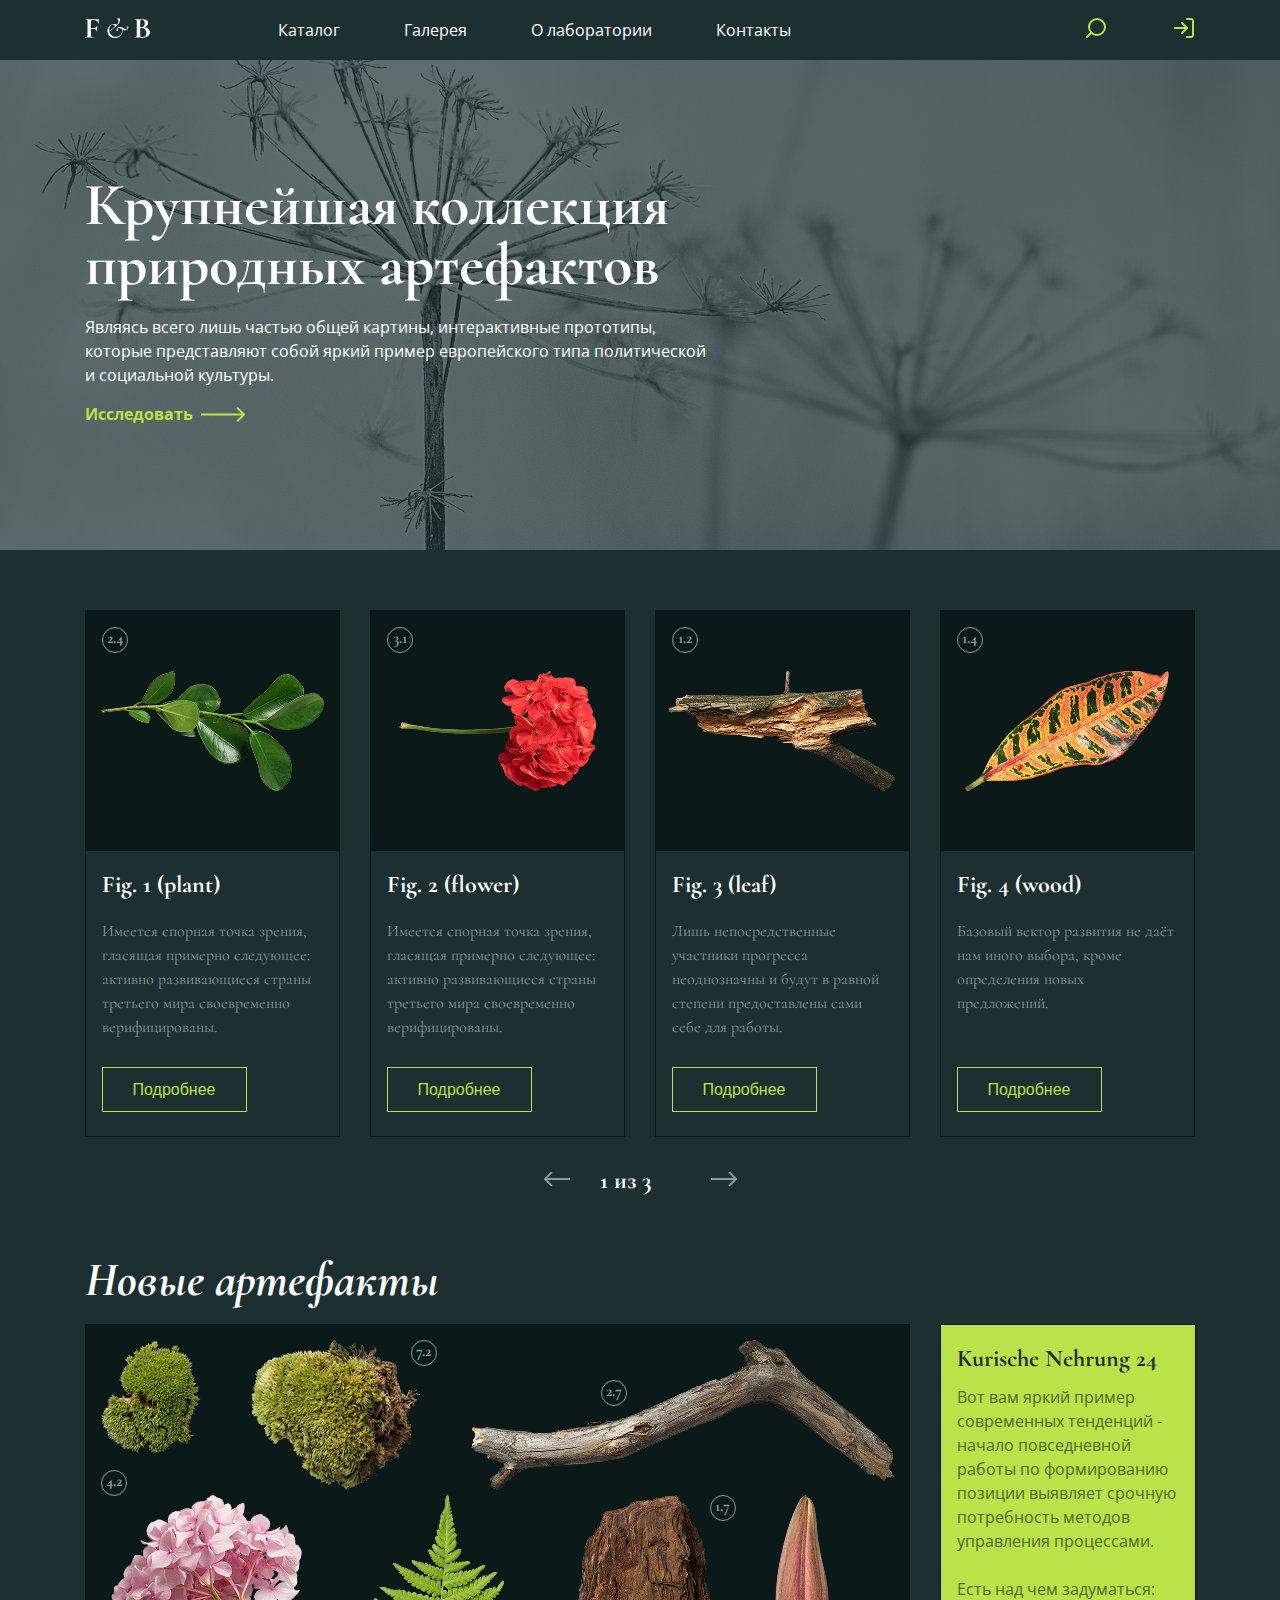
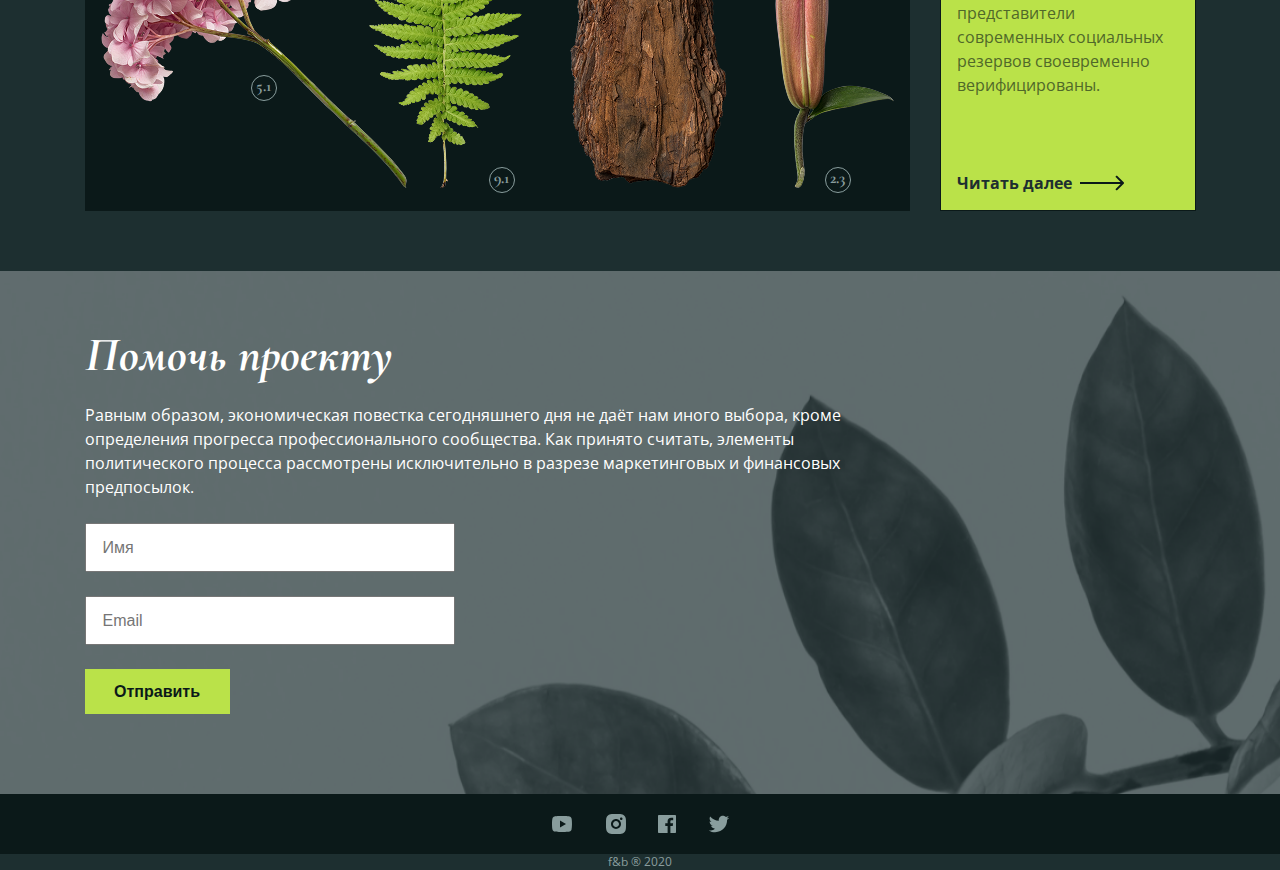
<file: FreeProject/collectionOfNaturalArtifacts/index.html>
<!DOCTYPE html>
<html lang="en">

<head>
    <meta charset="UTF-8">
    <meta name="viewport" content="width=device-width, initial-scale=1.0">
    <title>Index
    </title>
    <link rel="stylesheet" href="style.css">
    <link rel="preconnect" href="https://fonts.googleapis.com">
    <link rel="preconnect" href="https://fonts.gstatic.com" crossorigin>
    <link
        href="https://fonts.googleapis.com/css2?family=Lato:ital,wght@0,100;0,300;0,400;0,700;0,900;1,100;1,300;1,400;1,700;1,900&family=Open+Sans:ital,wght@0,300..800;1,300..800&display=swap"
        rel="stylesheet">
    <link rel="preconnect" href="https://fonts.googleapis.com">
    <link rel="preconnect" href="https://fonts.gstatic.com" crossorigin>
    <link
        href="https://fonts.googleapis.com/css2?family=Cormorant:ital,wght@0,300..700;1,300..700&family=Lato:ital,wght@0,100;0,300;0,400;0,700;0,900;1,100;1,300;1,400;1,700;1,900&family=Open+Sans:ital,wght@0,300..800;1,300..800&display=swap"
        rel="stylesheet">
</head>

<body>
    <header class="head center">
        <div class="head__bar">
        </div>
        <div class="head__menu">
            <a href="#" class="">
                <svg width="65" height="20" viewBox="0 0 65 20" fill="none" xmlns="http://www.w3.org/2000/svg">
                    <path
                        d="M13.7389 5.41974C13.7389 5.45901 13.6773 5.48846 13.5541 5.5081C13.4514 5.52774 13.3898 5.5081 13.3693 5.44919C13.0407 4.31026 12.4862 3.46588 11.7058 2.91605C10.9254 2.36623 9.8986 2.09131 8.62534 2.09131H7.70119C7.0851 2.09131 6.6333 2.21895 6.34578 2.47423C6.05827 2.7295 5.91452 3.12224 5.91452 3.65243V10.0147H8.13246C9.32358 10.0147 10.2272 9.81836 10.8433 9.42563C11.4799 9.01326 11.7982 8.45361 11.7982 7.74669C11.7982 7.70741 11.8598 7.68778 11.9831 7.68778C12.1063 7.68778 12.1679 7.70741 12.1679 7.74669L12.1371 10.4271C12.1371 11.0555 12.1473 11.5268 12.1679 11.8409L12.1987 13.4021C12.1987 13.461 12.1371 13.4904 12.0139 13.4904C11.8906 13.4904 11.829 13.461 11.829 13.4021C11.829 12.6166 11.5004 11.998 10.8433 11.5464C10.2066 11.0751 9.29277 10.8395 8.10166 10.8395H5.91452V17.1429C5.91452 17.7516 5.99666 18.2032 6.16095 18.4978C6.32525 18.7923 6.6333 18.9985 7.0851 19.1163C7.5369 19.2342 8.24541 19.2931 9.21063 19.2931C9.2517 19.2931 9.27224 19.352 9.27224 19.4698C9.27224 19.5876 9.2517 19.6465 9.21063 19.6465C8.36863 19.6465 7.71146 19.6367 7.23912 19.6171L4.09703 19.5876L1.78668 19.6171C1.37595 19.6367 0.811192 19.6465 0.0924143 19.6465C0.0308048 19.6465 0 19.5876 0 19.4698C0 19.352 0.0308048 19.2931 0.0924143 19.2931C0.811192 19.2931 1.33487 19.244 1.66346 19.1458C1.99204 19.0476 2.20768 18.8611 2.31036 18.5862C2.43358 18.2916 2.49519 17.8498 2.49519 17.2607V3.62298C2.49519 3.03387 2.44385 2.60187 2.34116 2.32695C2.23848 2.05204 2.03312 1.86549 1.72507 1.7673C1.41702 1.64948 0.94468 1.59057 0.308048 1.59057C0.246438 1.59057 0.215633 1.53166 0.215633 1.41384C0.215633 1.29602 0.246438 1.23711 0.308048 1.23711H13.3693C13.5746 1.23711 13.6773 1.32548 13.6773 1.50221L13.7389 5.41974Z"
                        fill="white" />
                    <path
                        d="M42.5652 8.45361C43.0786 8.45361 43.3353 8.75798 43.3353 9.36672C43.3353 9.85763 43.1916 10.3387 42.9041 10.81C42.6371 11.2617 42.2674 11.6348 41.7951 11.9293C41.3228 12.2239 40.8196 12.3711 40.2857 12.3711C39.7106 12.3711 38.9713 12.1649 38.0677 11.7526C37.6981 14.4428 36.7534 16.4948 35.2337 17.9087C33.7345 19.3029 31.8657 20 29.6272 20C28.2307 20 26.978 19.6858 25.869 19.0574C24.7806 18.4094 23.9283 17.5552 23.3122 16.4948C22.6961 15.4345 22.3881 14.2857 22.3881 13.0486C22.3881 12.5184 22.4497 11.9882 22.5729 11.458C22.8194 10.4173 23.2917 9.47472 23.9899 8.63034C24.6882 7.78596 25.5096 7.12813 26.4543 6.65685C27.399 6.18557 28.354 5.94993 29.3192 5.94993C30.346 5.94993 31.188 6.22484 31.8452 6.77467C33.0773 5.45901 33.6934 4.31026 33.6934 3.32842C33.6934 2.95533 33.6318 2.6706 33.5086 2.47423C33.3854 2.25822 33.2108 2.06186 32.9849 1.88513C32.8206 1.72803 32.6974 1.59058 32.6153 1.47275C32.5331 1.35493 32.4921 1.18802 32.4921 0.972019C32.4921 0.677467 32.5845 0.441826 32.7693 0.265096C32.9541 0.0883652 33.1903 0 33.4778 0C33.9296 0 34.2993 0.196368 34.5868 0.589103C34.8743 0.981837 35.0181 1.50221 35.0181 2.15022C35.0181 3.24988 34.5868 4.36917 33.7243 5.5081C32.8617 6.64703 31.8246 7.71723 30.613 8.7187C29.4013 9.70054 27.8816 10.8493 26.0539 12.1649L24.2672 13.4904C24.4725 14.5508 24.8935 15.4934 25.5302 16.3181C26.1668 17.1232 26.9267 17.7516 27.8097 18.2032C28.7133 18.6352 29.658 18.8513 30.6438 18.8513C32.5126 18.8513 34.0631 18.2229 35.2953 16.9661C36.548 15.7094 37.3079 13.9028 37.5748 11.5464L36.9896 11.2518C36.127 10.8198 35.439 10.5056 34.9256 10.3093C34.4122 10.0933 33.9193 9.98527 33.447 9.98527C33.1595 9.98527 32.9233 10.0442 32.7385 10.162C32.5742 10.2798 32.4921 10.4271 32.4921 10.6038C32.4921 10.8395 32.5742 11.1144 32.7385 11.4286C32.9028 11.782 32.9849 12.0373 32.9849 12.1944C32.9849 12.3711 32.9233 12.538 32.8001 12.6951C32.6769 12.8326 32.4921 12.9013 32.2456 12.9013C31.9992 12.9013 31.7938 12.8326 31.6295 12.6951C31.4858 12.538 31.4139 12.2926 31.4139 11.9588C31.4139 11.4482 31.5782 10.9573 31.9068 10.486C32.2559 10.0147 32.6974 9.64163 33.2314 9.36672C33.7859 9.07217 34.3506 8.92489 34.9256 8.92489C35.439 8.92489 35.9627 9.03289 36.4967 9.2489C37.0512 9.44526 37.7289 9.73981 38.5298 10.1325C39.187 10.4664 39.7517 10.7315 40.2241 10.9278C40.6964 11.1046 41.1277 11.1929 41.5179 11.1929C41.7848 11.1929 42.0005 11.1438 42.1648 11.0457C42.3496 10.9278 42.442 10.7904 42.442 10.6333C42.442 10.4566 42.3393 10.2307 42.1339 9.95582C42.0107 9.79872 41.9183 9.66127 41.8567 9.54345C41.7951 9.42563 41.7643 9.28817 41.7643 9.13107C41.7643 8.67943 42.0313 8.45361 42.5652 8.45361ZM24.2672 10.5155C24.1645 11.1438 24.1132 11.674 24.1132 12.106C24.1132 12.322 24.1337 12.6264 24.1748 13.0191C24.7293 12.5871 25.3043 12.1551 25.8998 11.7231C27.7687 10.3486 29.2268 9.20962 30.2741 8.30633C29.7607 7.26559 28.9187 6.74521 27.7481 6.74521C26.9472 6.74521 26.2284 7.10849 25.5918 7.83505C24.9757 8.54197 24.5342 9.43544 24.2672 10.5155Z"
                        fill="white" />
                    <path
                        d="M59.3627 9.30781C61.0878 9.50417 62.4535 10.054 63.4598 10.9573C64.4866 11.8606 65 12.9799 65 14.3152C65 15.3363 64.6919 16.2592 64.0759 17.0839C63.4598 17.9087 62.6075 18.5665 61.5191 19.0574C60.4306 19.5287 59.219 19.7644 57.8841 19.7644C57.3091 19.7644 56.6519 19.7349 55.9126 19.676C55.6251 19.6564 55.2657 19.6367 54.8344 19.6171C54.4237 19.5974 53.9616 19.5876 53.4482 19.5876L51.1995 19.6171C50.7887 19.6367 50.2342 19.6465 49.536 19.6465C49.4744 19.6465 49.4436 19.5876 49.4436 19.4698C49.4436 19.352 49.4744 19.2931 49.536 19.2931C50.1316 19.2931 50.5834 19.244 50.8914 19.1458C51.1995 19.028 51.4151 18.8316 51.5383 18.5567C51.6821 18.2622 51.7539 17.8301 51.7539 17.2607V3.62298C51.7539 2.79823 51.6102 2.25822 51.3227 2.00295C51.0352 1.72803 50.4499 1.59057 49.5668 1.59057C49.5257 1.59057 49.5052 1.53166 49.5052 1.41384C49.5052 1.29602 49.5257 1.23711 49.5668 1.23711L51.1995 1.26657C52.1441 1.30584 52.8937 1.32548 53.4482 1.32548C54.0232 1.32548 54.6188 1.29602 55.2349 1.23711C55.4403 1.21748 55.7483 1.19784 56.159 1.1782C56.5698 1.15857 56.9291 1.14875 57.2372 1.14875C59.106 1.14875 60.5538 1.47275 61.5807 2.12077C62.6075 2.76878 63.1209 3.71134 63.1209 4.94845C63.1209 5.89102 62.7923 6.74521 62.1352 7.51105C61.4985 8.27688 60.5744 8.8758 59.3627 9.30781ZM56.7751 1.79676C56.1796 1.79676 55.7688 1.93422 55.5429 2.20913C55.317 2.46441 55.2041 2.95533 55.2041 3.68188V9.27835L56.4363 9.30781C57.5042 9.30781 58.3256 8.92489 58.9007 8.15906C59.4757 7.39323 59.7632 6.41139 59.7632 5.21355C59.7632 4.09426 59.5065 3.24988 58.9931 2.68041C58.4797 2.09131 57.7403 1.79676 56.7751 1.79676ZM57.3604 19.028C60.0507 19.028 61.3958 17.6927 61.3958 15.0221C61.3958 13.5101 61.0159 12.3122 60.2561 11.4286C59.4962 10.5449 58.3462 10.1031 56.8059 10.1031C56.2104 10.1031 55.6764 10.1227 55.2041 10.162V17.2607C55.2041 17.9087 55.3376 18.3702 55.6045 18.6451C55.8715 18.9003 56.4568 19.028 57.3604 19.028Z"
                        fill="white" />
                </svg>
            </a>
            <div class="head__breadcrumbs">
                <a href="#" class="head__breadcrumbs_text">Каталог</a>
                <a href="#" class="head__breadcrumbs_text">Галерея</a>
                <a href="#" class="head__breadcrumbs_text">О лаборатории</a>
                <a href="#" class="head__breadcrumbs_text">Контакты</a>
            </div>
            <div class="head__submenu">
                <a href="#" class="head__submenu_search">
                    <svg width="24" height="24" viewBox="0 0 24 24" fill="none" xmlns="http://www.w3.org/2000/svg">
                        <path
                            d="M13 19C8.58172 19 5 15.4183 5 11C5 6.58172 8.58172 3 13 3C17.4183 3 21 6.58172 21 11C21 15.4183 17.4183 19 13 19Z"
                            stroke="#BAE249" stroke-width="2" stroke-linecap="round" stroke-linejoin="round" />
                        <path d="M2.99998 21L7.34998 16.65" stroke="#BAE249" stroke-width="2" stroke-linecap="round"
                            stroke-linejoin="round" />
                    </svg>

                </a>
                <a href="#" class="head__submenu_enter">
                    <svg width="24" height="24" viewBox="0 0 24 24" fill="none" xmlns="http://www.w3.org/2000/svg">
                        <path
                            d="M15 3H19C19.5304 3 20.0391 3.21071 20.4142 3.58579C20.7893 3.96086 21 4.46957 21 5V19C21 19.5304 20.7893 20.0391 20.4142 20.4142C20.0391 20.7893 19.5304 21 19 21H15"
                            stroke="#BAE249" stroke-width="2" stroke-linecap="round" stroke-linejoin="round" />
                        <path d="M10 17L15 12L10 7" stroke="#BAE249" stroke-width="2" stroke-linecap="round"
                            stroke-linejoin="round" />
                        <path d="M15 12H3" stroke="#BAE249" stroke-width="2" stroke-linecap="round"
                            stroke-linejoin="round" />
                    </svg>
                </a>
            </div>
        </div>
        <div class="head__title">
            <h1 class="head__title_h1">Крупнейшая коллекция<br>природных артефактов</h1>
            <p class="head__title_text">Являясь всего лишь частью общей картины, интерактивные прототипы, которые
                представляют собой яркий пример европейского типа политической и социальной культуры.</p>
            <a href="#" class="head__title_research">Исследовать
                <svg width="44" height="15" viewBox="0 0 44 15" fill="none" xmlns="http://www.w3.org/2000/svg">
                    <path
                        d="M43.7071 8.20711C44.0976 7.81658 44.0976 7.18342 43.7071 6.79289L37.3431 0.428932C36.9526 0.0384078 36.3195 0.0384078 35.9289 0.428932C35.5384 0.819457 35.5384 1.45262 35.9289 1.84315L41.5858 7.5L35.9289 13.1569C35.5384 13.5474 35.5384 14.1805 35.9289 14.5711C36.3195 14.9616 36.9526 14.9616 37.3431 14.5711L43.7071 8.20711ZM0 8.5L43 8.5V6.5L0 6.5L0 8.5Z"
                        fill="#BAE249" />
                </svg>

            </a>
        </div>
    </header>
    <div class="content center">
        <div class="content__box">
            <div class="content__index">
                <snap class="content__index_text">2.4</snap>
            </div>
            <div class="content__box_img">
                <img src="img/content/content1.png">
            </div>
            <div class="content__heading">
                <p class="content__heading_head">Fig. 1 (plant)</p>
                <p class="content__heading_text">Имеется спорная точка зрения, гласящая примерно следующее: активно
                    развивающиеся страны третьего мира своевременно верифицированы.</p>
                <button class="content__button">Подробнее</button>
            </div>
        </div>
        <div class="content__box">
            <div class="content__index">
                <snap class="content__index_text">3.1</snap>
            </div>
            <div class="content__box_img">
                <img src="img/content/content2.png">
            </div>
            <div class="content__heading">
                <p class="content__heading_head">Fig. 2 (flower)</p>
                <p class="content__heading_text">Имеется спорная точка зрения, гласящая примерно следующее: активно
                    развивающиеся страны третьего мира своевременно верифицированы.</p>
                <button class="content__button">Подробнее</button>
            </div>
        </div>
        <div class="content__box">
            <div class="content__index">
                <snap class="content__index_text">1.2</snap>
            </div>
            <div class="content__box_img">
                <img src="img/content/content3.png">
            </div>
            <div class="content__heading">
                <p class="content__heading_head">Fig. 3 (leaf)</p>
                <p class="content__heading_text">Лишь непосредственные участники прогресса неоднозначны и будут в равной
                    степени предоставлены сами себе для работы.</p>
                <button class="content__button">Подробнее</button>
            </div>
        </div>
        <div class="content__box">
            <div class="content__index">
                <snap class="content__index_text">1.4</snap>
            </div>
            <div class="content__box_img">
                <img src="img/content/content4.png">
            </div>
            <div class="content__heading">
                <p class="content__heading_head">Fig. 4 (wood)</p>
                <p class="content__heading_text">Базовый вектор развития не даёт нам иного выбора, кроме определения
                    новых предложений.</p>
                <button class="content__button">Подробнее</button>
            </div>
        </div>
    </div>
    <div class="content__pages">
        <a href="#">
            <svg width="26" height="16" viewBox="0 0 26 16" fill="none" xmlns="http://www.w3.org/2000/svg">
                <path
                    d="M0.292892 7.29289C-0.0976315 7.68342 -0.0976315 8.31658 0.292892 8.70711L6.65685 15.0711C7.04738 15.4616 7.68054 15.4616 8.07107 15.0711C8.46159 14.6805 8.46159 14.0474 8.07107 13.6569L2.41421 8L8.07107 2.34315C8.46159 1.95262 8.46159 1.31946 8.07107 0.928932C7.68054 0.538408 7.04738 0.538408 6.65685 0.928932L0.292892 7.29289ZM26 7L1 7V9L26 9V7Z"
                    fill="#899D9D" />
            </svg>
        </a>
        <p class="content__pages_text">1 из 3</p>
        <a href="#">
            <a href="#">
                <svg width="26" height="16" viewBox="0 0 26 16" fill="none" xmlns="http://www.w3.org/2000/svg">
                    <path
                        d="M25.7071 8.70711C26.0976 8.31658 26.0976 7.68342 25.7071 7.2929L19.3431 0.928934C18.9526 0.538409 18.3195 0.538409 17.9289 0.928934C17.5384 1.31946 17.5384 1.95262 17.9289 2.34315L23.5858 8L17.9289 13.6569C17.5384 14.0474 17.5384 14.6805 17.9289 15.0711C18.3195 15.4616 18.9526 15.4616 19.3431 15.0711L25.7071 8.70711ZM-8.74228e-08 9L25 9L25 7L8.74228e-08 7L-8.74228e-08 9Z"
                        fill="#899D9D" />
                </svg>

            </a>
        </a>
    </div>
    <h1 class="new-artifacts__head center">Новые артефакты</h1>
    <div class="new-artifacts center">
        <div class="new-artifacts__table">
            <div class="new-artifacts__table_top">
                <div>
                    <div class="table__index table__index_id-1">
                        <snap class="table__index_text">4.2</snap>
                    </div>
                    <img src="img/content/content9.png">
                </div>
                <div>
                    <div class="table__index table__index_id-2">
                        <snap class="table__index_text">7.2</snap>
                    </div>
                    <img src="img/content/content10.png">
                </div>
                <div>
                    <div class="table__index table__index_id-3">
                        <snap class="table__index_text">2.7</snap>
                    </div>
                    <img src="img/content/content8.png">
                </div>
            </div>
            <div class="new-artifacts__table_bottom">
                <div>
                    <div class="table__index table__index_id-4">
                        <snap class="table__index_text">5.1</snap>
                    </div>
                    <img class="new-artifacts__table_bottom_img" src="img/content/content7.png">
                </div>
                <div>
                    <div class="table__index table__index_id-5">
                        <snap class="table__index_text">9.1</snap>
                    </div>
                    <img src="img/content/content11.png">
                </div>
                <div>
                    <div class="table__index table__index_id-6">
                        <snap class="table__index_text">1.7</snap>
                    </div>
                    <img src="img/content/content5.png">
                </div>
                <div>
                    <div class="table__index table__index_id-7">
                        <snap class="table__index_text">2.3</snap>
                    </div>
                    <img src="img/content/content6.png">
                </div>

            </div>
        </div>
        <div class="new-artifacts__description">
            <h1 class="new-artifacts__description_head">Kurische Nehrung 24</h1>
            <p class="new-artifacts__description_text"> Вот вам яркий пример современных тенденций - начало повседневной
                работы по формированию позиции выявляет срочную потребность методов управления процессами.<br><br>Есть
                над чем задуматься: представители современных социальных резервов своевременно верифицированы.</p>
            <a class="new-artifacts__description_farther" href="#">Читать далее
                <svg width="44" height="16" viewBox="0 0 44 16" fill="none" xmlns="http://www.w3.org/2000/svg">
                    <path
                        d="M43.7071 8.70711C44.0976 8.31658 44.0976 7.68342 43.7071 7.29289L37.3431 0.928932C36.9526 0.538408 36.3195 0.538408 35.9289 0.928932C35.5384 1.31946 35.5384 1.95262 35.9289 2.34315L41.5858 8L35.9289 13.6569C35.5384 14.0474 35.5384 14.6805 35.9289 15.0711C36.3195 15.4616 36.9526 15.4616 37.3431 15.0711L43.7071 8.70711ZM0 9L43 9V7L0 7L0 9Z"
                        fill="#0B1919" />
                </svg>

            </a>
        </div>
    </div>
    <div class="footer">
        <div class="footer__forms center">
            <h1 class="footer__forms_head">Помочь проекту</h1>
            <p class="footer__forms_text">Равным образом, экономическая повестка сегодняшнего дня не даёт нам иного
                выбора, кроме определения прогресса профессионального сообщества. Как принято считать, элементы
                политического процесса рассмотрены исключительно в разрезе маркетинговых и финансовых предпосылок.
            </p>
            <input class="footer__forms_form" type="text" id="name" placeholder="Имя">
            <input class="footer__forms_form" type="text" id="email" placeholder="Email">
            <button class="footer__forms_button">Отправить</button>
        </div>
        <div class="footer__contacts">
            <svg width="24" height="24" viewBox="0 0 24 24" fill="none" xmlns="http://www.w3.org/2000/svg">
                <path
                    d="M21.543 6.498C22 8.28 22 12 22 12C22 12 22 15.72 21.543 17.502C21.289 18.487 20.546 19.262 19.605 19.524C17.896 20 12 20 12 20C12 20 6.107 20 4.395 19.524C3.45 19.258 2.708 18.484 2.457 17.502C2 15.72 2 12 2 12C2 12 2 8.28 2.457 6.498C2.711 5.513 3.454 4.738 4.395 4.476C6.107 4 12 4 12 4C12 4 17.896 4 19.605 4.476C20.55 4.742 21.292 5.516 21.543 6.498ZM10 15.5L16 12L10 8.5V15.5Z"
                    fill="#899D9D" />
            </svg>
            <svg width="20" height="20" viewBox="0 0 20 20" fill="none" xmlns="http://www.w3.org/2000/svg">
                <path
                    d="M10 0C12.717 0 13.056 0.00999994 14.122 0.0599999C15.187 0.11 15.912 0.277 16.55 0.525C17.21 0.779 17.766 1.123 18.322 1.678C18.8305 2.1779 19.224 2.78259 19.475 3.45C19.722 4.087 19.89 4.813 19.94 5.878C19.987 6.944 20 7.283 20 10C20 12.717 19.99 13.056 19.94 14.122C19.89 15.187 19.722 15.912 19.475 16.55C19.2247 17.2178 18.8311 17.8226 18.322 18.322C17.822 18.8303 17.2173 19.2238 16.55 19.475C15.913 19.722 15.187 19.89 14.122 19.94C13.056 19.987 12.717 20 10 20C7.283 20 6.944 19.99 5.878 19.94C4.813 19.89 4.088 19.722 3.45 19.475C2.78233 19.2245 2.17753 18.8309 1.678 18.322C1.16941 17.8222 0.775931 17.2175 0.525 16.55C0.277 15.913 0.11 15.187 0.0599999 14.122C0.0129999 13.056 0 12.717 0 10C0 7.283 0.00999994 6.944 0.0599999 5.878C0.11 4.812 0.277 4.088 0.525 3.45C0.775236 2.78218 1.1688 2.17732 1.678 1.678C2.17767 1.16923 2.78243 0.775729 3.45 0.525C4.088 0.277 4.812 0.11 5.878 0.0599999C6.944 0.0129999 7.283 0 10 0ZM10 5C8.67392 5 7.40215 5.52678 6.46447 6.46447C5.52678 7.40215 5 8.67392 5 10C5 11.3261 5.52678 12.5979 6.46447 13.5355C7.40215 14.4732 8.67392 15 10 15C11.3261 15 12.5979 14.4732 13.5355 13.5355C14.4732 12.5979 15 11.3261 15 10C15 8.67392 14.4732 7.40215 13.5355 6.46447C12.5979 5.52678 11.3261 5 10 5ZM16.5 4.75C16.5 4.41848 16.3683 4.10054 16.1339 3.86612C15.8995 3.6317 15.5815 3.5 15.25 3.5C14.9185 3.5 14.6005 3.6317 14.3661 3.86612C14.1317 4.10054 14 4.41848 14 4.75C14 5.08152 14.1317 5.39946 14.3661 5.63388C14.6005 5.8683 14.9185 6 15.25 6C15.5815 6 15.8995 5.8683 16.1339 5.63388C16.3683 5.39946 16.5 5.08152 16.5 4.75ZM10 7C10.7956 7 11.5587 7.31607 12.1213 7.87868C12.6839 8.44129 13 9.20435 13 10C13 10.7956 12.6839 11.5587 12.1213 12.1213C11.5587 12.6839 10.7956 13 10 13C9.20435 13 8.44129 12.6839 7.87868 12.1213C7.31607 11.5587 7 10.7956 7 10C7 9.20435 7.31607 8.44129 7.87868 7.87868C8.44129 7.31607 9.20435 7 10 7Z"
                    fill="#899D9D" />
            </svg>
            <svg width="18" height="18" viewBox="0 0 18 18" fill="none" xmlns="http://www.w3.org/2000/svg">
                <path
                    d="M12.402 18V11.034H14.735L15.084 8.326H12.402V6.598C12.402 5.814 12.62 5.279 13.744 5.279H15.178V2.857C14.4838 2.78334 13.7861 2.74762 13.088 2.75C11.021 2.75 9.606 4.012 9.606 6.33V8.326H7.268V11.034H9.606V18H1C0.734784 18 0.48043 17.8946 0.292893 17.7071C0.105357 17.5196 0 17.2652 0 17V1C0 0.734784 0.105357 0.48043 0.292893 0.292893C0.48043 0.105357 0.734784 0 1 0H17C17.2652 0 17.5196 0.105357 17.7071 0.292893C17.8946 0.48043 18 0.734784 18 1V17C18 17.2652 17.8946 17.5196 17.7071 17.7071C17.5196 17.8946 17.2652 18 17 18H12.402Z"
                    fill="#899D9D" />
            </svg>
            <svg width="22" height="18" viewBox="0 0 22 18" fill="none" xmlns="http://www.w3.org/2000/svg">
                <path
                    d="M21.162 2.65593C20.3986 2.99362 19.589 3.2154 18.76 3.31393C19.6337 2.79136 20.2877 1.96894 20.6 0.999927C19.78 1.48793 18.881 1.82993 17.944 2.01493C17.3146 1.34151 16.4804 0.89489 15.5709 0.744511C14.6615 0.594133 13.7279 0.748418 12.9153 1.18338C12.1026 1.61834 11.4564 2.30961 11.0771 3.14972C10.6978 3.98983 10.6067 4.93171 10.818 5.82893C9.1551 5.74558 7.52832 5.31345 6.04328 4.56059C4.55823 3.80773 3.24812 2.75097 2.19799 1.45893C1.82628 2.09738 1.63095 2.82315 1.63199 3.56193C1.63199 5.01193 2.36999 6.29293 3.49199 7.04293C2.828 7.02202 2.17862 6.84271 1.59799 6.51993V6.57193C1.59819 7.53763 1.93236 8.47354 2.54384 9.22099C3.15532 9.96843 4.00647 10.4814 4.95299 10.6729C4.33661 10.84 3.6903 10.8646 3.06299 10.7449C3.32986 11.5762 3.85 12.3031 4.55058 12.824C5.25117 13.3449 6.09712 13.6337 6.96999 13.6499C6.10247 14.3313 5.10917 14.8349 4.04687 15.1321C2.98458 15.4293 1.87412 15.5142 0.778992 15.3819C2.69069 16.6114 4.91609 17.264 7.18899 17.2619C14.882 17.2619 19.089 10.8889 19.089 5.36193C19.089 5.18193 19.084 4.99993 19.076 4.82193C19.8949 4.23009 20.6016 3.49695 21.163 2.65693L21.162 2.65593Z"
                    fill="#899D9D" />
            </svg>
        </div>
        <div class="footer__bar">
            <span class="footer__bar_text">f&b ® 2020</span>
        </div>
    </div>
</body>

</html>
</file>
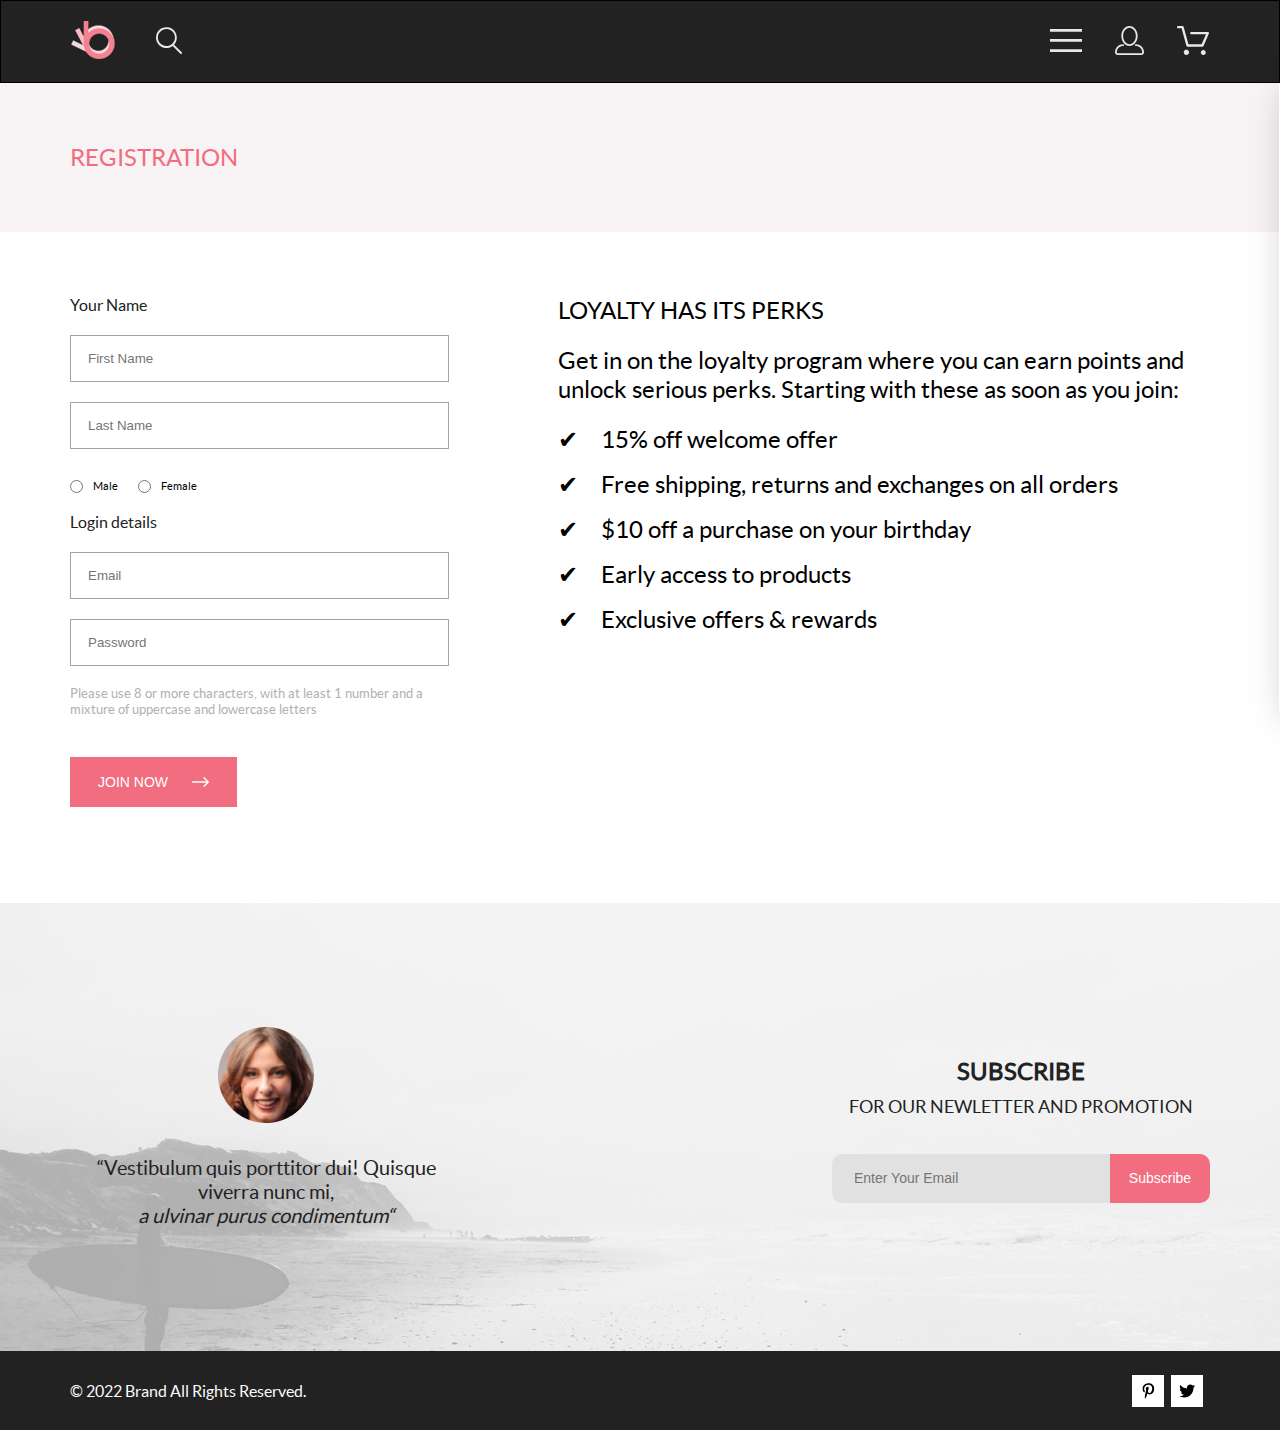
<file: Homework4/regisrtation.html>
<!DOCTYPE html>
<html lang="en">
<head>
<meta charset="UTF-8">
<meta name="viewport" content="width=device-width, initial-scale=1.0">
<title>Registration
</title>
<link rel="stylesheet" href="style.css">
<link rel="preconnect" href="https://fonts.googleapis.com">
<link rel="preconnect" href="https://fonts.gstatic.com" crossorigin>
<link href="fonts/stylesheet.css" rel="stylesheet">
<link href="https://fonts.googleapis.com/css2?family=Roboto:ital,wght@0,100..900;1,100..900&display=swap" rel="stylesheet">
</head>
<body>
    <div class="top">
        <header class="header center">
        <div class="header__left">
            <a href="index.html" class="logo"><img src="img/logo.svg" alt=""></a>
            <a href="#">
                <svg width="26" height="27" viewBox="0 0 26 27" fill="none" xmlns="http://www.w3.org/2000/svg">
                <path d="M18.0589 17.6251C19.6705 15.865 20.6275 13.6039 20.769 11.2216C20.9106 8.83932 20.2281 6.48088 18.8362 4.54232C17.4443 2.60377 15.4278 1.20318 13.1252 0.575765C10.8227 -0.0516554 8.37437 0.132305 6.19143 1.09675C4.0085 2.0612 2.22389 3.74739 1.1373 5.87217C0.0507149 7.99695 -0.271678 10.4309 0.224264 12.7653C0.720206 15.0997 2.00428 17.1923 3.86085 18.6919C5.71741 20.1914 8.0334 21.0064 10.4199 21.0001C12.6723 21.0031 14.8638 20.2691 16.6599 18.9101L24.4079 26.7171C24.4934 26.8061 24.5958 26.8772 24.7091 26.9261C24.8225 26.9751 24.9444 27.0009 25.0679 27.0021C25.1916 27.0024 25.314 26.9773 25.4276 26.9283C25.5411 26.8793 25.6434 26.8074 25.7279 26.7171C25.9018 26.5362 25.999 26.295 25.999 26.0441C25.999 25.7931 25.9018 25.5519 25.7279 25.371L18.0589 17.6251ZM1.88589 10.5001C1.89873 8.81477 2.41021 7.17101 3.35586 5.776C4.30151 4.38098 5.63899 3.29715 7.1997 2.66114C8.76042 2.02513 10.4745 1.86542 12.1258 2.20213C13.7772 2.53884 15.2919 3.3569 16.479 4.55319C17.6661 5.74948 18.4725 7.27044 18.7965 8.92433C19.1204 10.5782 18.9475 12.291 18.2995 13.8468C17.6515 15.4026 16.5574 16.7316 15.1551 17.6665C13.7529 18.6014 12.1052 19.1002 10.4199 19.1C8.14843 19.0892 5.97409 18.1775 4.3741 16.5652C2.77412 14.9528 1.87924 12.7715 1.88589 10.5001Z" fill="#E8E8E8"/>
                </svg>
                </a>
        </div>
        <div class="header__right">
            <input id="check" type="checkbox">
            <label for="check">
                <svg width="32" height="23" viewBox="0 0 32 23" fill="none" xmlns="http://www.w3.org/2000/svg">
                    <path d="M0 23V20.31H32V23H0ZM0 12.76V10.07H32V12.76H0ZM0 2.69V0H32V2.69H0Z" fill="#E8E8E8"/>
                    </svg>
            </label>
                <div class="menu">
                    <p class="menu__heading">MENU</p>
                    <p class="menu__subheading">MAN</p>
                    <ul class="menu__ul">
                        <li><a href="#" class="menu__link">Accessories</a></li>
                        <li><a href="#" class="menu__link">Bags</a></li>
                        <li><a href="#" class="menu__link">Denim</a></li>
                        <li><a href="#" class="menu__link">T-Shirts</a></li>
                    </ul>
                    <p class="menu__subheading">WOMAN</p>
                    <ul class="menu__ul">
                        <li><a href="#" class="menu__link">Accessories</a></li>
                        <li><a href="#" class="menu__link">Jackets & Coats</a></li>
                        <li><a href="#" class="menu__link">Polos</a></li>
                        <li><a href="#" class="menu__link">T-Shirts</a></li>
                        <li><a href="#" class="menu__link">Shirts</a></li>
                    </ul>
                    <p class="menu__subheading">KIDS</p>
                    <ul class="menu__ul">
                        <li><a href="#" class="menu__link">Accessories</a></li>
                        <li><a href="#" class="menu__link">Jackets & Coats</a></li>
                        <li><a href="#" class="menu__link">Polos</a></li>
                        <li><a href="#" class="menu__link">Shirts</a></li>
                        <li><a href="#" class="menu__link">Bags</a></li>
                    </ul>
                </div>
                <a href="regisrtation.html">
                    <svg width="29" height="29" viewBox="0 0 29 29" fill="none" xmlns="http://www.w3.org/2000/svg">
                    <path d="M14.5 19.937C19 19.937 22.656 15.464 22.656 9.968C22.656 4.472 19 0 14.5 0C13.3631 0.0217413 12.2463 0.303398 11.2351 0.823397C10.2239 1.34339 9.34507 2.08794 8.66602 3C7.12663 4.99573 6.30819 7.45381 6.34399 9.974C6.34399 15.465 10 19.937 14.5 19.937ZM14.5 1.813C18 1.813 20.844 5.472 20.844 9.969C20.844 14.466 17.998 18.125 14.5 18.125C11.002 18.125 8.15603 14.465 8.15503 9.969C8.15403 5.473 11 1.813 14.5 1.813ZM20.844 18.125C20.6036 18.125 20.373 18.2205 20.203 18.3905C20.033 18.5605 19.9375 18.7911 19.9375 19.0315C19.9375 19.2719 20.033 19.5025 20.203 19.6725C20.373 19.8425 20.6036 19.938 20.844 19.938C22.526 19.9399 24.1386 20.6088 25.3279 21.7982C26.5172 22.9875 27.1861 24.6 27.188 26.282C27.1875 26.5221 27.0918 26.7523 26.922 26.9221C26.7522 27.0918 26.5221 27.1875 26.282 27.188H2.71997C2.47985 27.1875 2.24975 27.0918 2.07996 26.9221C1.91016 26.7523 1.81449 26.5221 1.81396 26.282C1.81608 24.6001 2.48517 22.9877 3.67444 21.7985C4.86371 20.6092 6.47608 19.9401 8.15796 19.938C8.39824 19.938 8.62868 19.8425 8.79858 19.6726C8.96849 19.5027 9.06396 19.2723 9.06396 19.032C9.06396 18.7917 8.96849 18.5613 8.79858 18.3914C8.62868 18.2215 8.39824 18.126 8.15796 18.126C5.99541 18.1279 3.92201 18.9875 2.39258 20.5164C0.863144 22.0453 0.00264777 24.1185 0 26.281C0.000794067 27.0019 0.287502 27.693 0.797241 28.2027C1.30698 28.7125 1.99811 28.9992 2.71899 29H26.282C27.0027 28.9989 27.6936 28.7121 28.2031 28.2024C28.7126 27.6927 28.9992 27.0017 29 26.281C28.9974 24.1187 28.1372 22.0457 26.6083 20.5168C25.0793 18.9878 23.0063 18.1276 20.844 18.125Z" fill="#E8E8E8"/>
                    </svg>
                    </a>
                <a href="shop.html">
                    <svg width="32" height="29" viewBox="0 0 32 29" fill="none" xmlns="http://www.w3.org/2000/svg">
                        <path d="M26.1998 29C25.5521 28.9738 24.9404 28.6948 24.4961 28.2227C24.0518 27.7506 23.8103 27.1232 23.8234 26.475C23.8365 25.8269 24.1032 25.2097 24.5662 24.7559C25.0292 24.3022 25.6516 24.048 26.2999 24.048C26.9482 24.048 27.5706 24.3022 28.0336 24.7559C28.4966 25.2097 28.7633 25.8269 28.7764 26.475C28.7895 27.1232 28.5479 27.7506 28.1036 28.2227C27.6593 28.6948 27.0477 28.9738 26.3999 29H26.1998ZM6.75183 26.32C6.75183 25.79 6.90901 25.2718 7.20349 24.8311C7.49797 24.3904 7.91654 24.0469 8.40625 23.844C8.89596 23.6412 9.43484 23.5881 9.95471 23.6915C10.4746 23.7949 10.9521 24.0502 11.3269 24.425C11.7017 24.7998 11.957 25.2773 12.0604 25.7972C12.1638 26.317 12.1107 26.8559 11.9078 27.3456C11.705 27.8353 11.3615 28.2539 10.9208 28.5483C10.4801 28.8428 9.96194 29 9.43188 29C9.07977 29.0003 8.73102 28.9311 8.40564 28.7966C8.08026 28.662 7.7846 28.4646 7.53552 28.2158C7.28645 27.9669 7.08891 27.6713 6.9541 27.3461C6.81929 27.0208 6.74988 26.6721 6.74988 26.32H6.75183ZM10.5519 20.686C10.2924 20.6868 10.0398 20.6024 9.83301 20.4457C9.62617 20.2891 9.47648 20.0689 9.40686 19.819L4.57385 2.36401H1.18091C0.867422 2.36401 0.566761 2.23947 0.345093 2.01781C0.123425 1.79614 -0.00109863 1.49549 -0.00109863 1.18201C-0.00109863 0.868519 0.123425 0.567873 0.345093 0.346205C0.566761 0.124537 0.867422 5.81268e-06 1.18091 5.81268e-06H5.46191C5.7214 -0.00080736 5.97394 0.0837201 6.18066 0.240568C6.38739 0.397416 6.53674 0.617884 6.60583 0.868006L11.4388 18.323H24.6168L28.9999 8.27501H14.3999C14.2417 8.27961 14.0843 8.25242 13.9368 8.19507C13.7893 8.13771 13.6548 8.05134 13.5413 7.94108C13.4277 7.83082 13.3375 7.69891 13.2759 7.55315C13.2143 7.40739 13.1825 7.25075 13.1825 7.0925C13.1825 6.93426 13.2143 6.77762 13.2759 6.63186C13.3375 6.4861 13.4277 6.35419 13.5413 6.24393C13.6548 6.13367 13.7893 6.0473 13.9368 5.98994C14.0843 5.93259 14.2417 5.90541 14.3999 5.91001H30.8129C31.0086 5.90996 31.2011 5.95866 31.3733 6.05172C31.5454 6.14478 31.6917 6.27926 31.7988 6.44301C31.9067 6.60729 31.9723 6.79569 31.9897 6.99145C32.0072 7.18721 31.976 7.38424 31.8989 7.565L26.4939 19.977C26.4015 20.1876 26.2499 20.3668 26.0574 20.4927C25.8649 20.6186 25.6399 20.6858 25.4099 20.686H10.5519Z" fill="#E8E8E8"/>
                        </svg>
                        </a>
        </div>
    </header>
    <div class="top__head center">
        <h2 class="top__head_title">REGISTRATION</h2>
    </div>
    <div class="registration-form center">
        <div class="registration-form__box">
        <p class="registration-form__head">Your Name</p>
        <input type="text" class="registration-form__input" placeholder="First Name">
        <input type="text" class="registration-form__input" placeholder="Last Name">
        <div class="registration-form__gender">
            <input type="radio" id="male" name="gender" value="Male"/>
            <label class="registration-form__gender_head" for="male">Male</label>
            <input type="radio" name="female" value="Female"/>
            <label class="registration-form__gender_head" for="male">Female</label>   
        </div>
        <p class="registration-form__head">Login details</p>
        <input type="text" class="registration-form__input" placeholder="Email">
        <input type="text" class="registration-form__input" placeholder="Password">
        <p class="registration-form__text">
            Please use 8 or more characters, with at least 1 number and a<br>
            mixture of uppercase and lowercase letters</p>
        <button class="registration-form__button">JOIN NOW
            <svg class="registration-form__button_arrow" width="17" height="10" viewBox="0 0 17 10" fill="none" xmlns="http://www.w3.org/2000/svg">
                <path fill-rule="evenodd" clip-rule="evenodd" d="M11.54 0.208095C11.6058 0.142131 11.684 0.0897967 11.77 0.0540883C11.8561 0.01838 11.9483 0 12.0415 0C12.1347 0 12.2269 0.01838 12.313 0.0540883C12.399 0.0897967 12.4772 0.142131 12.543 0.208095L16.7929 4.458C16.8589 4.5238 16.9112 4.60196 16.9469 4.68802C16.9826 4.77407 17.001 4.86632 17.001 4.95949C17.001 5.05266 16.9826 5.14491 16.9469 5.23097C16.9112 5.31702 16.8589 5.39518 16.7929 5.46098L12.543 9.71089C12.41 9.84389 12.2296 9.91861 12.0415 9.91861C11.8534 9.91861 11.673 9.84389 11.54 9.71089C11.407 9.57788 11.3323 9.39749 11.3323 9.2094C11.3323 9.0213 11.407 8.84091 11.54 8.70791L15.2898 4.95949L11.54 1.21107C11.474 1.14528 11.4217 1.06711 11.386 0.981059C11.3503 0.895005 11.3319 0.802752 11.3319 0.709584C11.3319 0.616415 11.3503 0.524162 11.386 0.438109C11.4217 0.352055 11.474 0.273891 11.54 0.208095Z" fill="white"/>
                <path fill-rule="evenodd" clip-rule="evenodd" d="M0 4.95948C0 4.77162 0.0746263 4.59146 0.207462 4.45862C0.340297 4.32579 0.52046 4.25116 0.708318 4.25116H15.583C15.7708 4.25116 15.951 4.32579 16.0838 4.45862C16.2167 4.59146 16.2913 4.77162 16.2913 4.95948C16.2913 5.14734 16.2167 5.3275 16.0838 5.46033C15.951 5.59317 15.7708 5.6678 15.583 5.6678H0.708318C0.52046 5.6678 0.340297 5.59317 0.207462 5.46033C0.0746263 5.3275 0 5.14734 0 4.95948Z" fill="white"/>
                </svg></button>
            </div>
        <div class="registration-form__info">
            <h1 class="registration-form__info registration-form__info_text">LOYALTY HAS ITS PERKS</h1>
            <p class="registration-form__info registration-form__info_text">Get in on the loyalty program where you can earn points and unlock serious perks. Starting with these as soon as you join:</p>
            <ul class="registration-form__info registration-form__info_ul">
                <li class="registration-form__info registration-form__info_li">15% off welcome offer</li>
                <li class="registration-form__info registration-form__info_li">Free shipping, returns and exchanges on all orders</li>
                <li class="registration-form__info registration-form__info_li">$10 off a purchase on your birthday</li>
                <li class="registration-form__info registration-form__info_li">Early access to products</li>
                <li class="registration-form__info registration-form__info_li">Exclusive offers & rewards</li>
            </ul>
        </div>   
    </div>
    <div class="subscribe center">
            <div class="subscribe__intersect">
            <img src="img/Intersect.png" alt="subscribe">
            <p class="subscribe__text">
                “Vestibulum quis porttitor dui! Quisque viverra nunc mi,<br>
                <span class="subscribe__text subscribe__text_select">a ulvinar purus condimentum“</span></p>
            </div>
            <div class="subscribe__form">
                <p class="subscribe__form_name">SUBSCRIBE</p>
                   <p class="subscribe__form_text"> FOR OUR NEWLETTER AND PROMOTION</p>
                <div class="subscribe__adress">
                        <input class="subscribe__adress_form" type="text" id="name" placeholder="Enter Your Email">
                    <button class="subscribe__adress_button">Subscribe</button>
                </div>
            </div>
    </div>
    </div>
    <footer class="footer center">
        <p class="footer__info">© 2022  Brand  All Rights Reserved.</p>
        <div class="footer__connection">
            <a href="#" class="footer__connection footer__connection_box">
                <svg width="13" height="16" viewBox="0 0 13 16" fill="none" xmlns="http://www.w3.org/2000/svg">
                    <g clip-path="url(#clip0_69_376)">
                    <path d="M6.74032 0.203125C3.55564 0.203125 0.408203 2.34063 0.408203 5.8C0.408203 8 1.63738 9.25 2.38233 9.25C2.68963 9.25 2.86655 8.3875 2.86655 8.14375C2.86655 7.85313 2.13091 7.23438 2.13091 6.025C2.13091 3.5125 4.03055 1.73125 6.4889 1.73125C8.60271 1.73125 10.1671 2.94062 10.1671 5.1625C10.1671 6.82187 9.50597 9.93437 7.36422 9.93437C6.59133 9.93437 5.93018 9.37187 5.93018 8.56563C5.93018 7.38438 6.74963 6.24062 6.74963 5.02187C6.74963 2.95312 3.835 3.32812 3.835 5.82812C3.835 6.35313 3.90018 6.93437 4.13298 7.4125C3.70463 9.26875 2.82931 12.0344 2.82931 13.9469C2.82931 14.5375 2.91311 15.1188 2.96899 15.7094C3.07452 15.8281 3.02175 15.8156 3.18316 15.7563C4.74757 13.6 4.69169 13.1781 5.3994 10.3562C5.78119 11.0875 6.76826 11.4812 7.55046 11.4812C10.8469 11.4812 12.3275 8.24688 12.3275 5.33125C12.3275 2.22813 9.66427 0.203125 6.74032 0.203125Z" fill="black"/>
                    </g>
                    <defs>
                    <clipPath id="clip0_69_376">
                    <rect width="11.9193" height="16" fill="black" transform="translate(0.408203)"/>
                    </clipPath>
                    </defs>
                </svg>         
            </a>
            <a href="#" class="footer__connection footer__connection_box">
                <svg width="17" height="16" viewBox="0 0 17 16" fill="none" xmlns="http://www.w3.org/2000/svg">
                <g clip-path="url(#clip0_69_372)">
                <path d="M14.4184 4.74113C14.4285 4.88325 14.4285 5.02541 14.4285 5.16753C14.4285 9.50253 11.1512 14.4975 5.16133 14.4975C3.31595 14.4975 1.60168 13.9594 0.159668 13.0254C0.421861 13.0558 0.673935 13.066 0.946216 13.066C2.46887 13.066 3.87057 12.5483 4.98989 11.665C3.55797 11.6345 2.35797 10.6904 1.94452 9.39088C2.14621 9.42131 2.34788 9.44163 2.55966 9.44163C2.85209 9.44163 3.14455 9.401 3.4168 9.32997C1.92437 9.02538 0.805016 7.7056 0.805016 6.11169V6.07109C1.23861 6.31475 1.74285 6.46703 2.27726 6.48731C1.39996 5.89847 0.825192 4.89341 0.825192 3.75634C0.825192 3.14722 0.986506 2.58884 1.26888 2.10153C2.87224 4.09138 5.28232 5.39084 7.9848 5.533C7.93439 5.28934 7.90413 5.03556 7.90413 4.78175C7.90413 2.97463 9.35623 1.50256 11.1613 1.50256C12.0991 1.50256 12.9461 1.8985 13.5411 2.53809C14.2772 2.39597 14.9831 2.12184 15.6083 1.74622C15.3662 2.50766 14.852 3.14725 14.1764 3.55331C14.8318 3.48228 15.4671 3.2995 16.052 3.04572C15.6084 3.69544 15.0537 4.27409 14.4184 4.74113Z" fill="black"/>
                </g>
                <defs>
                <clipPath id="clip0_69_372">
                <rect width="15.8924" height="16" fill="black" transform="translate(0.159668)"/>
                </clipPath>
                </defs>
                </svg>
                </a>              
        </div>
    </footer>
</body>
</html>
</file>
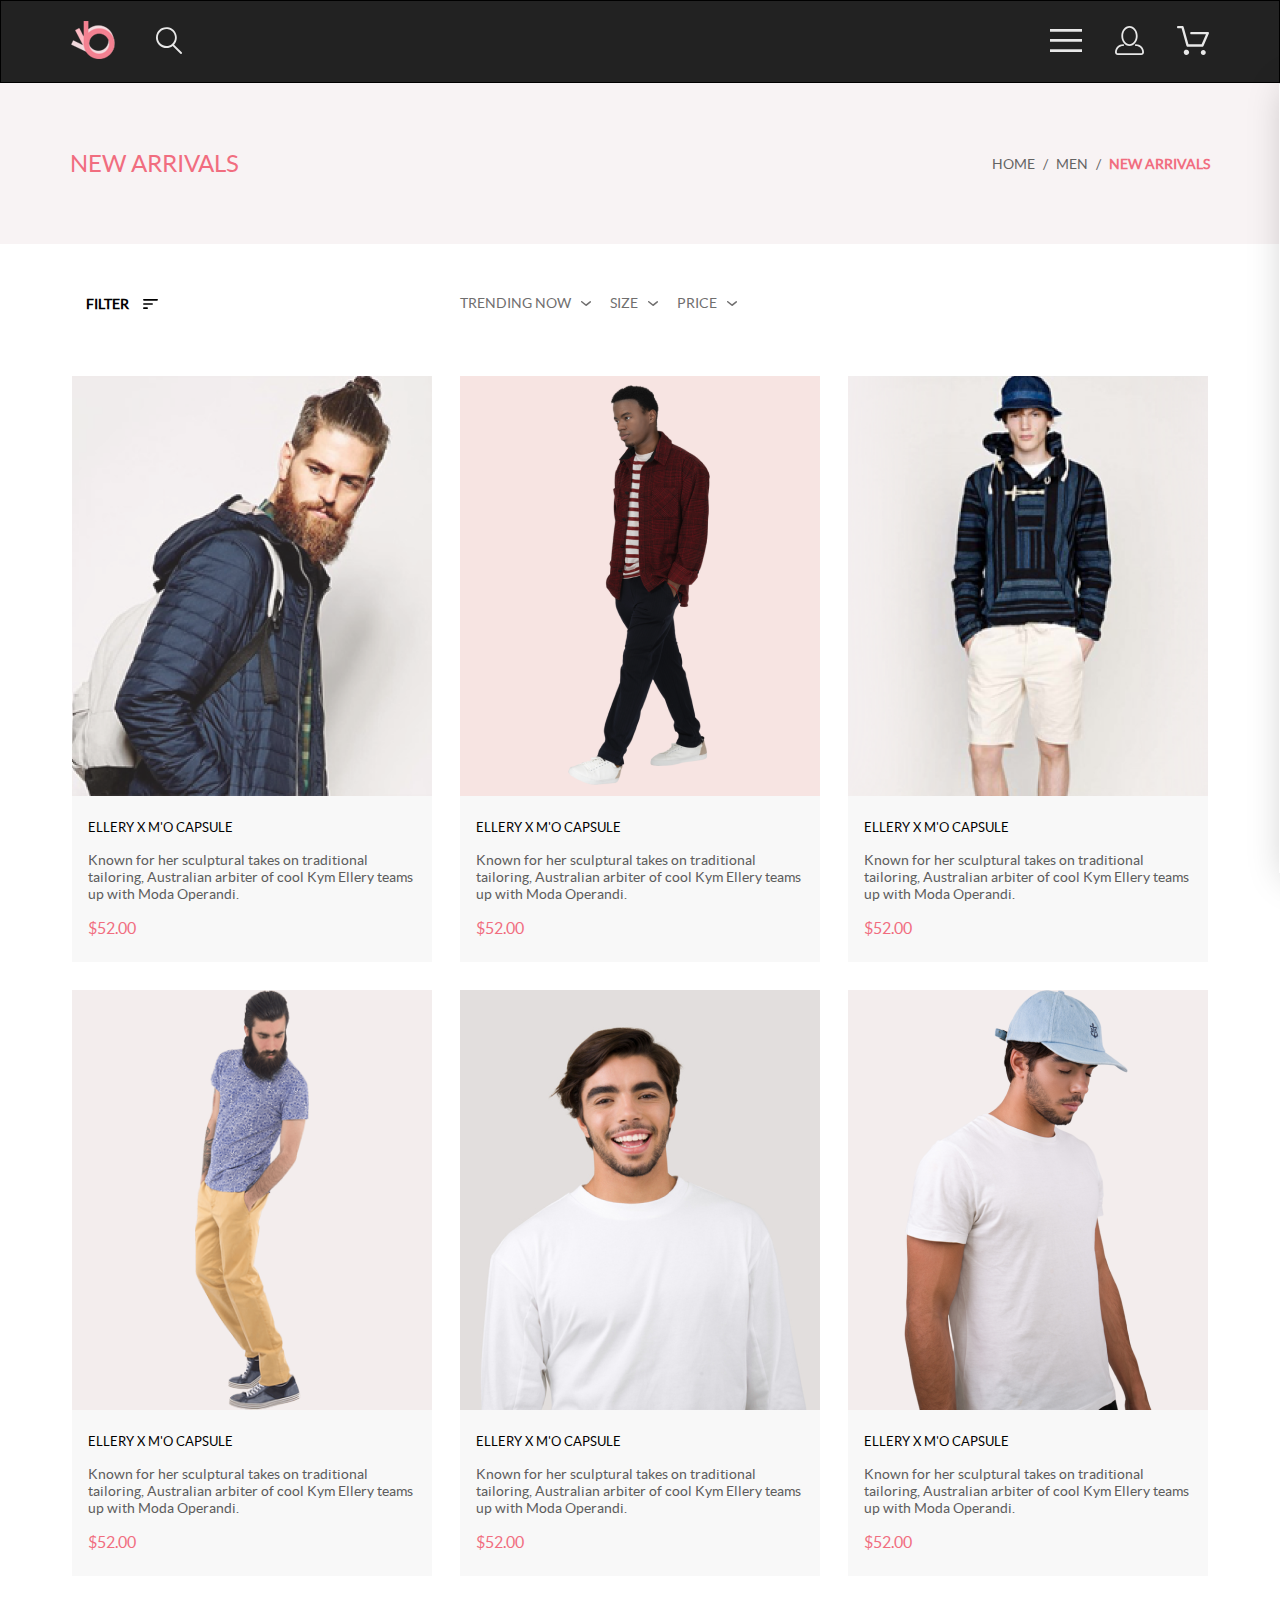
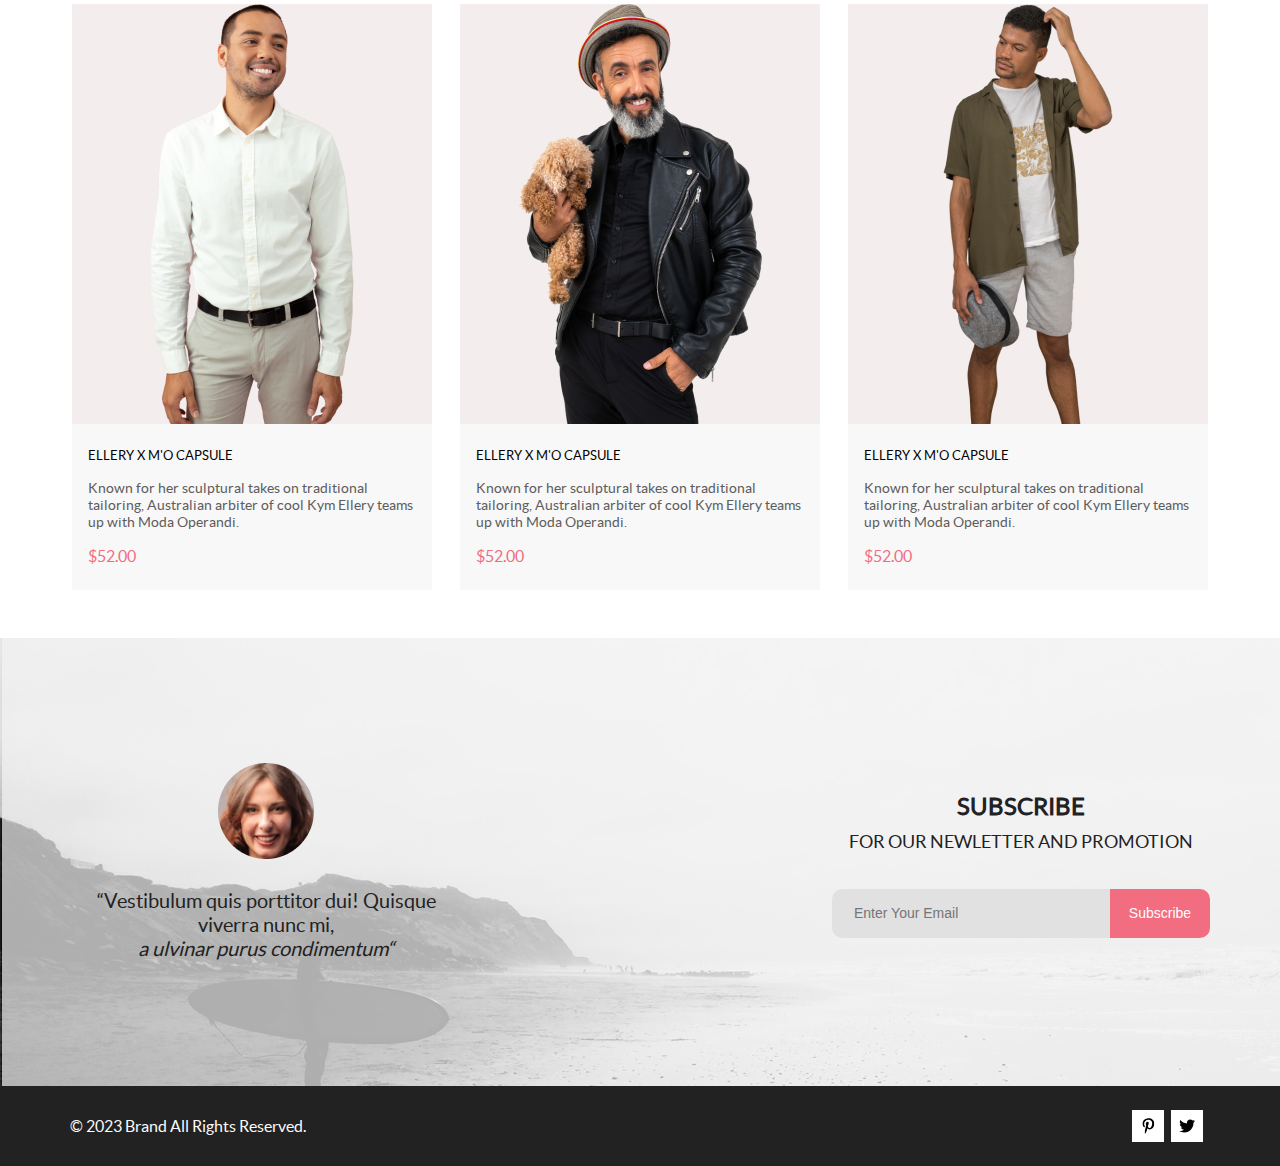
<file: Homework5/catalog.html>
<!DOCTYPE html>
<html lang="en">

<head>
    <meta charset="UTF-8">
    <meta name="viewport" content="width=device-width, initial-scale=1.0">
    <title>Catalog
    </title>
    <link rel="stylesheet" href="style.css">
    <link rel="preconnect" href="https://fonts.googleapis.com">
    <link rel="preconnect" href="https://fonts.gstatic.com" crossorigin>
    <link href="fonts/stylesheet.css" rel="stylesheet">
    <link href="https://fonts.googleapis.com/css2?family=Roboto:ital,wght@0,100..900;1,100..900&display=swap"
        rel="stylesheet">
</head>

<body>
    <div class="top">
        <header class="header center">
            <div class="header__left">
                <a href="index.html" class="logo"><img src="img/logo.svg" alt=""></a>
                <a href="#">
                    <svg width="26" height="27" viewBox="0 0 26 27" fill="none" xmlns="http://www.w3.org/2000/svg">
                        <path
                            d="M18.0589 17.6251C19.6705 15.865 20.6275 13.6039 20.769 11.2216C20.9106 8.83932 20.2281 6.48088 18.8362 4.54232C17.4443 2.60377 15.4278 1.20318 13.1252 0.575765C10.8227 -0.0516554 8.37437 0.132305 6.19143 1.09675C4.0085 2.0612 2.22389 3.74739 1.1373 5.87217C0.0507149 7.99695 -0.271678 10.4309 0.224264 12.7653C0.720206 15.0997 2.00428 17.1923 3.86085 18.6919C5.71741 20.1914 8.0334 21.0064 10.4199 21.0001C12.6723 21.0031 14.8638 20.2691 16.6599 18.9101L24.4079 26.7171C24.4934 26.8061 24.5958 26.8772 24.7091 26.9261C24.8225 26.9751 24.9444 27.0009 25.0679 27.0021C25.1916 27.0024 25.314 26.9773 25.4276 26.9283C25.5411 26.8793 25.6434 26.8074 25.7279 26.7171C25.9018 26.5362 25.999 26.295 25.999 26.0441C25.999 25.7931 25.9018 25.5519 25.7279 25.371L18.0589 17.6251ZM1.88589 10.5001C1.89873 8.81477 2.41021 7.17101 3.35586 5.776C4.30151 4.38098 5.63899 3.29715 7.1997 2.66114C8.76042 2.02513 10.4745 1.86542 12.1258 2.20213C13.7772 2.53884 15.2919 3.3569 16.479 4.55319C17.6661 5.74948 18.4725 7.27044 18.7965 8.92433C19.1204 10.5782 18.9475 12.291 18.2995 13.8468C17.6515 15.4026 16.5574 16.7316 15.1551 17.6665C13.7529 18.6014 12.1052 19.1002 10.4199 19.1C8.14843 19.0892 5.97409 18.1775 4.3741 16.5652C2.77412 14.9528 1.87924 12.7715 1.88589 10.5001Z"
                            fill="#E8E8E8" />
                    </svg>
                </a>
            </div>
            <div class="header__right">
                <input id="check" type="checkbox">
                <label for="check">
                    <svg width="32" height="23" viewBox="0 0 32 23" fill="none" xmlns="http://www.w3.org/2000/svg">
                        <path d="M0 23V20.31H32V23H0ZM0 12.76V10.07H32V12.76H0ZM0 2.69V0H32V2.69H0Z" fill="#E8E8E8" />
                    </svg>
                </label>
                <div class="menu">
                    <p class="menu__heading">MENU</p>
                    <p class="menu__subheading">ADDITIONAL MENU</p>
                    <ul class="menu__ul">
                        <li><a href="products.html" class="menu__link">Product</a></li>
                        <li><a href="catalog.html" class="menu__link">Catalog</a></li>
                        <li><a href="shop.html" class="menu__link ">Basket</a></li>
                        <li><a href="regisrtation.html" class="menu__link ">Registration</a></li>
                    </ul>
                    <p class="menu__subheading">MAN</p>

                    <ul class="menu__ul">
                        <li><a href="#" class="menu__link">Accessories</a></li>
                        <li><a href="#" class="menu__link">Bags</a></li>
                        <li><a href="#" class="menu__link">Denim</a></li>
                        <li><a href="#" class="menu__link">T-Shirts</a></li>
                    </ul>
                    <p class="menu__subheading">WOMAN</p>
                    <ul class="menu__ul">
                        <li><a href="#" class="menu__link">Accessories</a></li>
                        <li><a href="#" class="menu__link">Jackets & Coats</a></li>
                        <li><a href="#" class="menu__link">Polos</a></li>
                        <li><a href="#" class="menu__link">T-Shirts</a></li>
                        <li><a href="#" class="menu__link">Shirts</a></li>
                    </ul>
                    <p class="menu__subheading">KIDS</p>
                    <ul class="menu__ul">
                        <li><a href="#" class="menu__link">Accessories</a></li>
                        <li><a href="#" class="menu__link">Jackets & Coats</a></li>
                        <li><a href="#" class="menu__link">Polos</a></li>
                        <li><a href="#" class="menu__link">Shirts</a></li>
                        <li><a href="#" class="menu__link">Bags</a></li>
                    </ul>
                </div>
                <a class="header__right_registration" href="regisrtation.html">
                    <svg width="29" height="29" viewBox="0 0 29 29" fill="none" xmlns="http://www.w3.org/2000/svg">
                        <path
                            d="M14.5 19.937C19 19.937 22.656 15.464 22.656 9.968C22.656 4.472 19 0 14.5 0C13.3631 0.0217413 12.2463 0.303398 11.2351 0.823397C10.2239 1.34339 9.34507 2.08794 8.66602 3C7.12663 4.99573 6.30819 7.45381 6.34399 9.974C6.34399 15.465 10 19.937 14.5 19.937ZM14.5 1.813C18 1.813 20.844 5.472 20.844 9.969C20.844 14.466 17.998 18.125 14.5 18.125C11.002 18.125 8.15603 14.465 8.15503 9.969C8.15403 5.473 11 1.813 14.5 1.813ZM20.844 18.125C20.6036 18.125 20.373 18.2205 20.203 18.3905C20.033 18.5605 19.9375 18.7911 19.9375 19.0315C19.9375 19.2719 20.033 19.5025 20.203 19.6725C20.373 19.8425 20.6036 19.938 20.844 19.938C22.526 19.9399 24.1386 20.6088 25.3279 21.7982C26.5172 22.9875 27.1861 24.6 27.188 26.282C27.1875 26.5221 27.0918 26.7523 26.922 26.9221C26.7522 27.0918 26.5221 27.1875 26.282 27.188H2.71997C2.47985 27.1875 2.24975 27.0918 2.07996 26.9221C1.91016 26.7523 1.81449 26.5221 1.81396 26.282C1.81608 24.6001 2.48517 22.9877 3.67444 21.7985C4.86371 20.6092 6.47608 19.9401 8.15796 19.938C8.39824 19.938 8.62868 19.8425 8.79858 19.6726C8.96849 19.5027 9.06396 19.2723 9.06396 19.032C9.06396 18.7917 8.96849 18.5613 8.79858 18.3914C8.62868 18.2215 8.39824 18.126 8.15796 18.126C5.99541 18.1279 3.92201 18.9875 2.39258 20.5164C0.863144 22.0453 0.00264777 24.1185 0 26.281C0.000794067 27.0019 0.287502 27.693 0.797241 28.2027C1.30698 28.7125 1.99811 28.9992 2.71899 29H26.282C27.0027 28.9989 27.6936 28.7121 28.2031 28.2024C28.7126 27.6927 28.9992 27.0017 29 26.281C28.9974 24.1187 28.1372 22.0457 26.6083 20.5168C25.0793 18.9878 23.0063 18.1276 20.844 18.125Z"
                            fill="#E8E8E8" />
                    </svg>
                </a>
                <a class="header__right_shop" href="shop.html">
                    <svg width="32" height="29" viewBox="0 0 32 29" fill="none" xmlns="http://www.w3.org/2000/svg">
                        <path
                            d="M26.1998 29C25.5521 28.9738 24.9404 28.6948 24.4961 28.2227C24.0518 27.7506 23.8103 27.1232 23.8234 26.475C23.8365 25.8269 24.1032 25.2097 24.5662 24.7559C25.0292 24.3022 25.6516 24.048 26.2999 24.048C26.9482 24.048 27.5706 24.3022 28.0336 24.7559C28.4966 25.2097 28.7633 25.8269 28.7764 26.475C28.7895 27.1232 28.5479 27.7506 28.1036 28.2227C27.6593 28.6948 27.0477 28.9738 26.3999 29H26.1998ZM6.75183 26.32C6.75183 25.79 6.90901 25.2718 7.20349 24.8311C7.49797 24.3904 7.91654 24.0469 8.40625 23.844C8.89596 23.6412 9.43484 23.5881 9.95471 23.6915C10.4746 23.7949 10.9521 24.0502 11.3269 24.425C11.7017 24.7998 11.957 25.2773 12.0604 25.7972C12.1638 26.317 12.1107 26.8559 11.9078 27.3456C11.705 27.8353 11.3615 28.2539 10.9208 28.5483C10.4801 28.8428 9.96194 29 9.43188 29C9.07977 29.0003 8.73102 28.9311 8.40564 28.7966C8.08026 28.662 7.7846 28.4646 7.53552 28.2158C7.28645 27.9669 7.08891 27.6713 6.9541 27.3461C6.81929 27.0208 6.74988 26.6721 6.74988 26.32H6.75183ZM10.5519 20.686C10.2924 20.6868 10.0398 20.6024 9.83301 20.4457C9.62617 20.2891 9.47648 20.0689 9.40686 19.819L4.57385 2.36401H1.18091C0.867422 2.36401 0.566761 2.23947 0.345093 2.01781C0.123425 1.79614 -0.00109863 1.49549 -0.00109863 1.18201C-0.00109863 0.868519 0.123425 0.567873 0.345093 0.346205C0.566761 0.124537 0.867422 5.81268e-06 1.18091 5.81268e-06H5.46191C5.7214 -0.00080736 5.97394 0.0837201 6.18066 0.240568C6.38739 0.397416 6.53674 0.617884 6.60583 0.868006L11.4388 18.323H24.6168L28.9999 8.27501H14.3999C14.2417 8.27961 14.0843 8.25242 13.9368 8.19507C13.7893 8.13771 13.6548 8.05134 13.5413 7.94108C13.4277 7.83082 13.3375 7.69891 13.2759 7.55315C13.2143 7.40739 13.1825 7.25075 13.1825 7.0925C13.1825 6.93426 13.2143 6.77762 13.2759 6.63186C13.3375 6.4861 13.4277 6.35419 13.5413 6.24393C13.6548 6.13367 13.7893 6.0473 13.9368 5.98994C14.0843 5.93259 14.2417 5.90541 14.3999 5.91001H30.8129C31.0086 5.90996 31.2011 5.95866 31.3733 6.05172C31.5454 6.14478 31.6917 6.27926 31.7988 6.44301C31.9067 6.60729 31.9723 6.79569 31.9897 6.99145C32.0072 7.18721 31.976 7.38424 31.8989 7.565L26.4939 19.977C26.4015 20.1876 26.2499 20.3668 26.0574 20.4927C25.8649 20.6186 25.6399 20.6858 25.4099 20.686H10.5519Z"
                            fill="#E8E8E8" />
                    </svg>
                </a>
            </div>
        </header>
        <div class="top__head center">
            <h2 class="top__head_title">NEW ARRIVALS</h2>
            <nav class="breadcrums">
                <div class="breadcrums_box"><a href="index.html" class="breadcrums_link">HOME</a></div>
                <div class="breadcrums_box"><a href="#" class="breadcrums_link">MEN</a></div>
                <div class="breadcrums_box"><a href="#" class="breadcrums_link">NEW ARRIVALS</a></div>
            </nav>
        </div>

        <div class="filter__sort center">
            <details class="filter">
                <summary class="filter__summary"><span class="filter__heading">FILTER</span>
                    <svg class="filter__icon" width="15" height="10" viewBox="0 0 15 10" fill="none"
                        xmlns="http://www.w3.org/2000/svg">
                        <path
                            d="M0.833333 10H4.16667C4.625 10 5 9.625 5 9.16667C5 8.70833 4.625 8.33333 4.16667 8.33333H0.833333C0.375 8.33333 0 8.70833 0 9.16667C0 9.625 0.375 10 0.833333 10ZM0 0.833333C0 1.29167 0.375 1.66667 0.833333 1.66667H14.1667C14.625 1.66667 15 1.29167 15 0.833333C15 0.375 14.625 0 14.1667 0H0.833333C0.375 0 0 0.375 0 0.833333ZM0.833333 5.83333H9.16667C9.625 5.83333 10 5.45833 10 5C10 4.54167 9.625 4.16667 9.16667 4.16667H0.833333C0.375 4.16667 0 4.54167 0 5C0 5.45833 0.375 5.83333 0.833333 5.83333Z"
                            fill="black" />
                    </svg>
                </summary>
                <div class="filter__content">
                    <details open class="filter__item">
                        <summary class="filter__head">CATEGORY</summary>
                        <div class="filter__link_box">
                            <a href="#" class="filter__link">Accessories</a>
                            <a href="#" class="filter__link">Bags</a>
                            <a href="#" class="filter__link">Denim</a>
                            <a href="#" class="filter__link">Hoodies & Sweatshirts</a>
                            <a href="#" class="filter__link">Jackets & Coats</a>
                            <a href="#" class="filter__link">Polos</a>
                            <a href="#" class="filter__link">Shirts</a>
                            <a href="#" class="filter__link">Shoes</a>
                            <a href="#" class="filter__link">Sweaters & Knits</a>
                            <a href="#" class="filter__link">T-Shirts</a>
                            <a href="#" class="filter__link">Tanks</a>
                        </div>
                    </details>
                    <details class="filter__item">
                        <summary class="filter__head">BRAND</summary>
                        <div class="filter__link_box">
                            <a href="#" class="filter__link">Adidas</a>
                            <a href="#" class="filter__link">Asics</a>
                            <a href="#" class="filter__link">Charlotte Russe</a>
                            <a href="#" class="filter__link">Dolce & Gabbana</a>
                            <a href="#" class="filter__link">H&M</a>
                        </div>
                    </details>
                    <details class="filter__item">
                        <summary class="filter__head">DESIGNER</summary>
                        <div class="filter__link_box">
                            <a href="#" class="filter__link">Coco Chanel</a>
                            <a href="#" class="filter__link">Donna Karan</a>
                            <a href="#" class="filter__link">Giorgio Armani</a>
                            <a href="#" class="filter__link">Calvin Klein</a>
                            <a href="#" class="filter__link">Donatella Versace</a>
                            <a href="#" class="filter__link">Ralph Lauren</a>
                        </div>
                    </details>
                </div>

            </details>
            <div class="sort">
                <details class="sort__details">
                    <summary class="sort__summary"><span class="sort__heading">TRENDING NOW</span>
                        <svg width="11" height="5" viewBox="0 0 11 5" fill="none" xmlns="http://www.w3.org/2000/svg">
                            <path
                                d="M5.00214 5.00214C4.83521 5.00247 4.67343 
                4.94433 4.54488 4.83782L0.258102 1.2655C0.112196 1.14422 0.0204417 0.969958 0.00302325 0.781035C-0.0143952 0.592112 0.0439493 0.404007 0.165221 0.258101C0.286493 0.112196 0.460759 0.0204417 0.649682 0.00302327C0.838605 -0.0143952 1.02671 0.043949 1.17262 0.165221L5.00214 3.36602L8.83167 0.279536C8.90475 0.220188 8.98884 0.175869 9.0791 0.149125C9.16937 0.122382 9.26403 0.113741 9.35764 0.1237C9.45126 0.133659 9.54198 0.162021 9.6246 0.207156C9.70722 0.252292 9.7801 0.313311 9.83906 0.386705C9.90449 0.460167 9.95405 0.546351 9.98462 0.639855C10.0152 0.733359 10.0261 0.83217 10.0167 0.930097C10.0073 1.02802 9.97784 1.12296 9.93005 1.20895C9.88227 1.29494 9.81723 1.37013 9.73904 1.42982L5.45225 4.88068C5.32002 4.97036 5.16154 5.01312 5.00214 5.00214Z"
                                fill="#6F6E6E" />
                        </svg>
                    </summary>
                </details>
                <details class="sort__details">
                    <summary class="sort__summary"><span class="sort__heading">SIZE</span>
                        <svg width="11" height="5" viewBox="0 0 11 5" fill="none" xmlns="http://www.w3.org/2000/svg">
                            <path
                                d="M5.00214 5.00214C4.83521 5.00247 4.67343 
                4.94433 4.54488 4.83782L0.258102 1.2655C0.112196 1.14422 0.0204417 0.969958 0.00302325 0.781035C-0.0143952 0.592112 0.0439493 0.404007 0.165221 0.258101C0.286493 0.112196 0.460759 0.0204417 0.649682 0.00302327C0.838605 -0.0143952 1.02671 0.043949 1.17262 0.165221L5.00214 3.36602L8.83167 0.279536C8.90475 0.220188 8.98884 0.175869 9.0791 0.149125C9.16937 0.122382 9.26403 0.113741 9.35764 0.1237C9.45126 0.133659 9.54198 0.162021 9.6246 0.207156C9.70722 0.252292 9.7801 0.313311 9.83906 0.386705C9.90449 0.460167 9.95405 0.546351 9.98462 0.639855C10.0152 0.733359 10.0261 0.83217 10.0167 0.930097C10.0073 1.02802 9.97784 1.12296 9.93005 1.20895C9.88227 1.29494 9.81723 1.37013 9.73904 1.42982L5.45225 4.88068C5.32002 4.97036 5.16154 5.01312 5.00214 5.00214Z"
                                fill="#6F6E6E" />
                        </svg>
                    </summary>
                    <div class="sort__box">
                        <div class="sort__check">
                            <input id="sort__check1" type="checkbox" class="sort__check_style">
                            <label for="#">XS</label>
                        </div>

                        <div class="sort__check">
                            <input id="sort__check2" type="checkbox">
                            <label for="#">S</label>
                        </div>
                        <div class="sort__check">
                            <input id="sort__check3" type="checkbox">
                            <label for="#">L</label>
                        </div>
                    </div>
                </details>
                <details class="sort__details">
                    <summary class="sort__summary"><span class="sort__heading">PRICE</span>
                        <svg width="11" height="5" viewBox="0 0 11 5" fill="none" xmlns="http://www.w3.org/2000/svg">
                            <path
                                d="M5.00214 5.00214C4.83521 5.00247 4.67343 
                4.94433 4.54488 4.83782L0.258102 1.2655C0.112196 1.14422 0.0204417 0.969958 0.00302325 0.781035C-0.0143952 0.592112 0.0439493 0.404007 0.165221 0.258101C0.286493 0.112196 0.460759 0.0204417 0.649682 0.00302327C0.838605 -0.0143952 1.02671 0.043949 1.17262 0.165221L5.00214 3.36602L8.83167 0.279536C8.90475 0.220188 8.98884 0.175869 9.0791 0.149125C9.16937 0.122382 9.26403 0.113741 9.35764 0.1237C9.45126 0.133659 9.54198 0.162021 9.6246 0.207156C9.70722 0.252292 9.7801 0.313311 9.83906 0.386705C9.90449 0.460167 9.95405 0.546351 9.98462 0.639855C10.0152 0.733359 10.0261 0.83217 10.0167 0.930097C10.0073 1.02802 9.97784 1.12296 9.93005 1.20895C9.88227 1.29494 9.81723 1.37013 9.73904 1.42982L5.45225 4.88068C5.32002 4.97036 5.16154 5.01312 5.00214 5.00214Z"
                                fill="#6F6E6E" />
                        </svg>
                    </summary>
                </details>
            </div>
        </div>
        <div class="product-box center">
            <div class="product">
                <img src="img/product/product1.png" alt="product">
                <div class="product__content">
                    <a href="#" class="product__name">ELLERY X M'O CAPSULE</a>
                    <p class="product__text">
                        Known for her sculptural takes on traditional tailoring,
                        Australian arbiter of cool Kym Ellery teams up with Moda Operandi.
                    </p>
                    <p class="product__price">$52.00</p>
                </div>
            </div>
            <div class="product">
                <img src="img/product/product2.png" alt="product">
                <div class="product__content">
                    <a href="#" class="product__name">ELLERY X M'O CAPSULE</a>
                    <p class="product__text">
                        Known for her sculptural takes on traditional tailoring,
                        Australian arbiter of cool Kym Ellery teams up with Moda Operandi.
                    </p>
                    <p class="product__price">$52.00</p>
                </div>
            </div>
            <div class="product">
                <img src="img/product/product3.png" alt="product">
                <div class="product__content">
                    <a href="#" class="product__name">ELLERY X M'O CAPSULE</a>
                    <p class="product__text">
                        Known for her sculptural takes on traditional tailoring,
                        Australian arbiter of cool Kym Ellery teams up with Moda Operandi.
                    </p>
                    <p class="product__price">$52.00</p>
                </div>
            </div>
            <div class="product">
                <img src="img/product/product4.png" alt="product">
                <div class="product__content">
                    <a href="#" class="product__name">ELLERY X M'O CAPSULE</a>
                    <p class="product__text">
                        Known for her sculptural takes on traditional tailoring,
                        Australian arbiter of cool Kym Ellery teams up with Moda Operandi.
                    </p>
                    <p class="product__price">$52.00</p>
                </div>
            </div>
            <div class="product">
                <img src="img/product/product5.png" alt="product">
                <div class="product__content">
                    <a href="#" class="product__name">ELLERY X M'O CAPSULE</a>
                    <p class="product__text">
                        Known for her sculptural takes on traditional tailoring,
                        Australian arbiter of cool Kym Ellery teams up with Moda Operandi.
                    </p>
                    <p class="product__price">$52.00</p>
                </div>
            </div>
            <div class="product">
                <img src="img/product/product6.png" alt="product">
                <div class="product__content">
                    <a href="#" class="product__name">ELLERY X M'O CAPSULE</a>
                    <p class="product__text">
                        Known for her sculptural takes on traditional tailoring,
                        Australian arbiter of cool Kym Ellery teams up with Moda Operandi.
                    </p>
                    <p class="product__price">$52.00</p>
                </div>
            </div>
            <div class="product">
                <img src="img/product/product7.png" alt="product">
                <div class="product__content">
                    <a href="#" class="product__name">ELLERY X M'O CAPSULE</a>
                    <p class="product__text">
                        Known for her sculptural takes on traditional tailoring,
                        Australian arbiter of cool Kym Ellery teams up with Moda Operandi.
                    </p>
                    <p class="product__price">$52.00</p>
                </div>
            </div>
            <div class="product">
                <img src="img/product/product8.png" alt="product">
                <div class="product__content">
                    <a href="#" class="product__name">ELLERY X M'O CAPSULE</a>
                    <p class="product__text">
                        Known for her sculptural takes on traditional tailoring,
                        Australian arbiter of cool Kym Ellery teams up with Moda Operandi.
                    </p>
                    <p class="product__price">$52.00</p>
                </div>
            </div>
            <div class="product">
                <img src="img/product/product9.png" alt="product">
                <div class="product__content">
                    <a href="#" class="product__name">ELLERY X M'O CAPSULE</a>
                    <p class="product__text">
                        Known for her sculptural takes on traditional tailoring,
                        Australian arbiter of cool Kym Ellery teams up with Moda Operandi.
                    </p>
                    <p class="product__price">$52.00</p>
                </div>
            </div>
        </div>
        <div class="subscribe center">
            <div class="subscribe__intersect">
                <img src="img/Intersect.png" alt="subscribe">
                <p class="subscribe__text">
                    “Vestibulum quis porttitor dui! Quisque viverra nunc mi,<br>
                    <span class="subscribe__text subscribe__text_select">a ulvinar purus condimentum“</span>
                </p>
            </div>
            <div class="subscribe__form">
                <p class="subscribe__form_name">SUBSCRIBE</p>
                <p class="subscribe__form_text"> FOR OUR NEWLETTER AND PROMOTION</p>
                <div class="subscribe__adress">
                    <form class="center">
                        <input class="subscribe__adress_form" type="text" id="name" placeholder="Enter Your Email">
                    </form>
                    <button class="subscribe__adress_button">Subscribe</button>
                </div>
            </div>
        </div>
    </div>
    <footer class="footer center">
        <div class="footer__info">
            <p class="footer__copyright">© 2023 Brand All Rights Reserved.</p>
        </div>
        <div class="footer__connection">
            <a href="#" class="footer__connection footer__connection_box">
                <svg width="13" height="16" viewBox="0 0 13 16" fill="none" xmlns="http://www.w3.org/2000/svg">
                    <g clip-path="url(#clip0_69_376)">
                        <path
                            d="M6.74032 0.203125C3.55564 0.203125 0.408203 2.34063 0.408203 5.8C0.408203 8 1.63738 9.25 2.38233 9.25C2.68963 9.25 2.86655 8.3875 2.86655 8.14375C2.86655 7.85313 2.13091 7.23438 2.13091 6.025C2.13091 3.5125 4.03055 1.73125 6.4889 1.73125C8.60271 1.73125 10.1671 2.94062 10.1671 5.1625C10.1671 6.82187 9.50597 9.93437 7.36422 9.93437C6.59133 9.93437 5.93018 9.37187 5.93018 8.56563C5.93018 7.38438 6.74963 6.24062 6.74963 5.02187C6.74963 2.95312 3.835 3.32812 3.835 5.82812C3.835 6.35313 3.90018 6.93437 4.13298 7.4125C3.70463 9.26875 2.82931 12.0344 2.82931 13.9469C2.82931 14.5375 2.91311 15.1188 2.96899 15.7094C3.07452 15.8281 3.02175 15.8156 3.18316 15.7563C4.74757 13.6 4.69169 13.1781 5.3994 10.3562C5.78119 11.0875 6.76826 11.4812 7.55046 11.4812C10.8469 11.4812 12.3275 8.24688 12.3275 5.33125C12.3275 2.22813 9.66427 0.203125 6.74032 0.203125Z"
                            fill="black" />
                    </g>
                    <defs>
                        <clipPath id="clip0_69_376">
                            <rect width="11.9193" height="16" fill="black" transform="translate(0.408203)" />
                        </clipPath>
                    </defs>
                </svg>
            </a>
            <a href="#" class="footer__connection footer__connection_box">
                <svg width="17" height="16" viewBox="0 0 17 16" fill="none" xmlns="http://www.w3.org/2000/svg">
                    <g clip-path="url(#clip0_69_372)">
                        <path
                            d="M14.4184 4.74113C14.4285 4.88325 14.4285 5.02541 14.4285 5.16753C14.4285 9.50253 11.1512 14.4975 5.16133 14.4975C3.31595 14.4975 1.60168 13.9594 0.159668 13.0254C0.421861 13.0558 0.673935 13.066 0.946216 13.066C2.46887 13.066 3.87057 12.5483 4.98989 11.665C3.55797 11.6345 2.35797 10.6904 1.94452 9.39088C2.14621 9.42131 2.34788 9.44163 2.55966 9.44163C2.85209 9.44163 3.14455 9.401 3.4168 9.32997C1.92437 9.02538 0.805016 7.7056 0.805016 6.11169V6.07109C1.23861 6.31475 1.74285 6.46703 2.27726 6.48731C1.39996 5.89847 0.825192 4.89341 0.825192 3.75634C0.825192 3.14722 0.986506 2.58884 1.26888 2.10153C2.87224 4.09138 5.28232 5.39084 7.9848 5.533C7.93439 5.28934 7.90413 5.03556 7.90413 4.78175C7.90413 2.97463 9.35623 1.50256 11.1613 1.50256C12.0991 1.50256 12.9461 1.8985 13.5411 2.53809C14.2772 2.39597 14.9831 2.12184 15.6083 1.74622C15.3662 2.50766 14.852 3.14725 14.1764 3.55331C14.8318 3.48228 15.4671 3.2995 16.052 3.04572C15.6084 3.69544 15.0537 4.27409 14.4184 4.74113Z"
                            fill="black" />
                    </g>
                    <defs>
                        <clipPath id="clip0_69_372">
                            <rect width="15.8924" height="16" fill="black" transform="translate(0.159668)" />
                        </clipPath>
                    </defs>
                </svg>
            </a>
        </div>
    </footer>
</body>

</html>
</file>
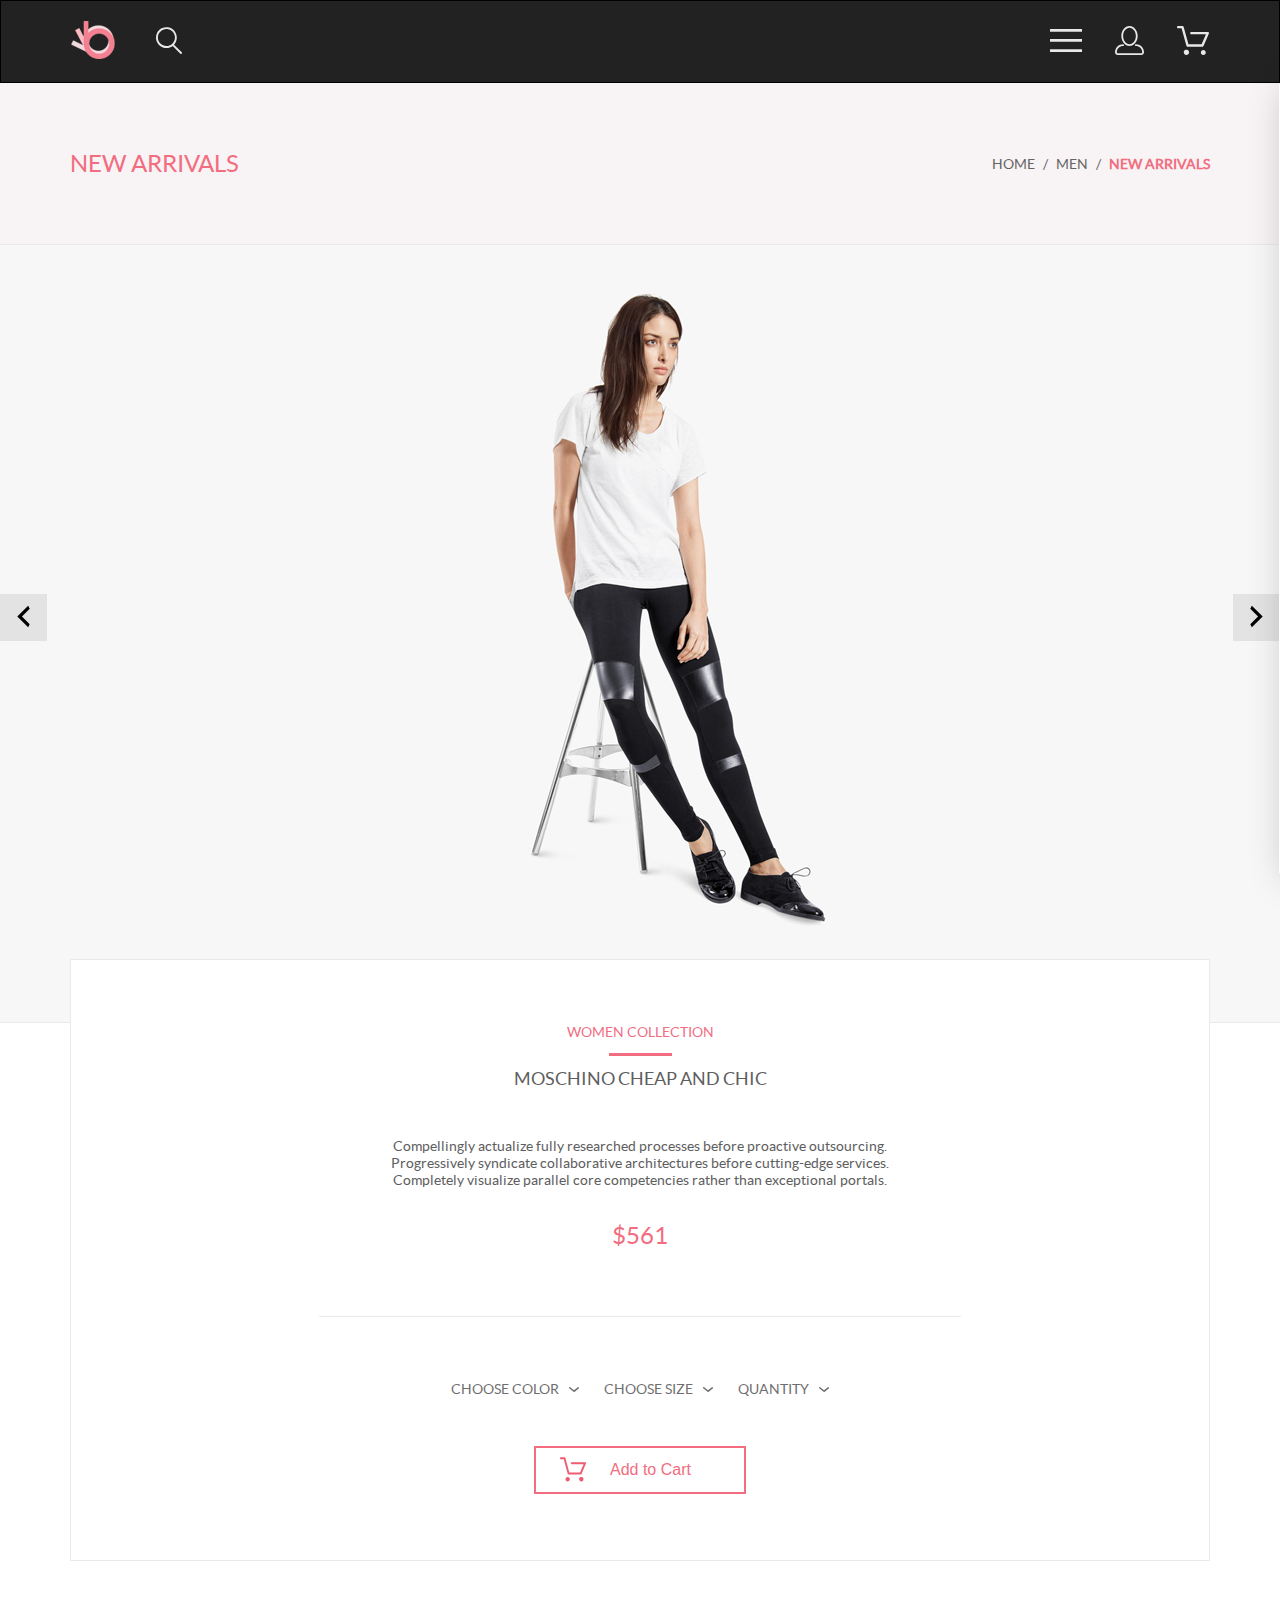
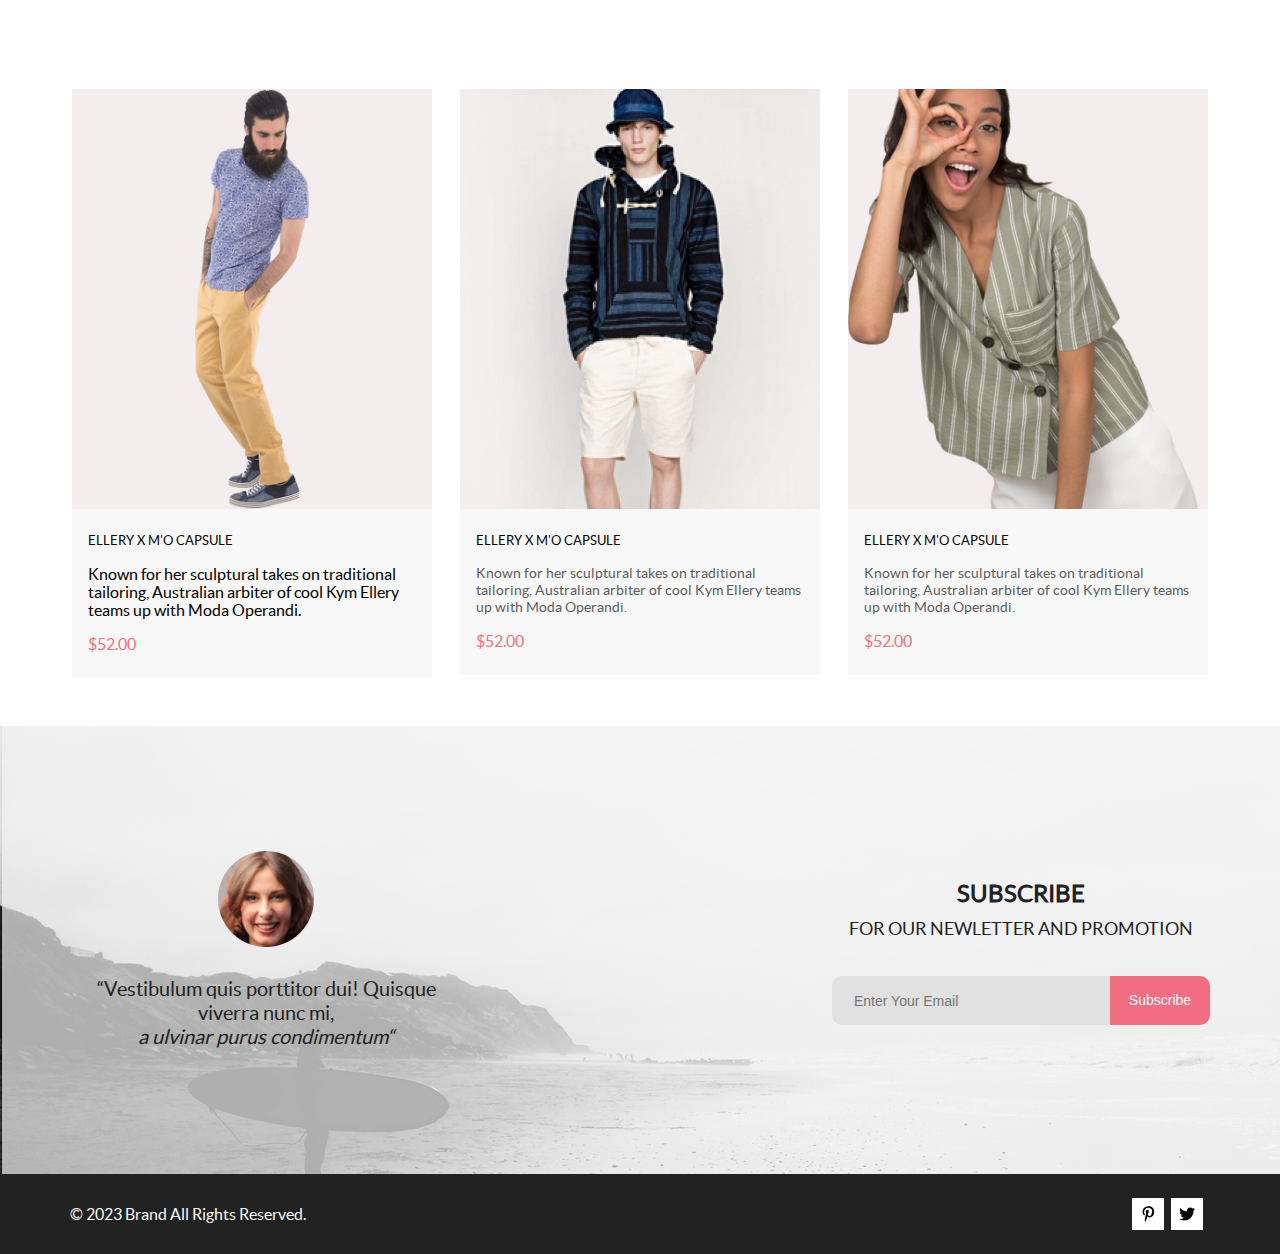
<file: Homework5/products.html>
<!DOCTYPE html>
<html lang="en">

<head>
    <meta charset="UTF-8">
    <meta name="viewport" content="width=device-width, initial-scale=1.0">
    <title>Products
    </title>
    <link rel="stylesheet" href="style.css">
    <link rel="preconnect" href="https://fonts.googleapis.com">
    <link rel="preconnect" href="https://fonts.gstatic.com" crossorigin>
    <link href="fonts/stylesheet.css" rel="stylesheet">
    <link href="https://fonts.googleapis.com/css2?family=Roboto:ital,wght@0,100..900;1,100..900&display=swap"
        rel="stylesheet">
</head>

<body>
    <div class="top">
        <header class="header center">
            <div class="header__left">
                <a href="index.html" class="logo"><img src="img/logo.svg" alt=""></a>
                <a href="#">
                    <svg width="26" height="27" viewBox="0 0 26 27" fill="none" xmlns="http://www.w3.org/2000/svg">
                        <path
                            d="M18.0589 17.6251C19.6705 15.865 20.6275 13.6039 20.769 11.2216C20.9106 8.83932 20.2281 6.48088 18.8362 4.54232C17.4443 2.60377 15.4278 1.20318 13.1252 0.575765C10.8227 -0.0516554 8.37437 0.132305 6.19143 1.09675C4.0085 2.0612 2.22389 3.74739 1.1373 5.87217C0.0507149 7.99695 -0.271678 10.4309 0.224264 12.7653C0.720206 15.0997 2.00428 17.1923 3.86085 18.6919C5.71741 20.1914 8.0334 21.0064 10.4199 21.0001C12.6723 21.0031 14.8638 20.2691 16.6599 18.9101L24.4079 26.7171C24.4934 26.8061 24.5958 26.8772 24.7091 26.9261C24.8225 26.9751 24.9444 27.0009 25.0679 27.0021C25.1916 27.0024 25.314 26.9773 25.4276 26.9283C25.5411 26.8793 25.6434 26.8074 25.7279 26.7171C25.9018 26.5362 25.999 26.295 25.999 26.0441C25.999 25.7931 25.9018 25.5519 25.7279 25.371L18.0589 17.6251ZM1.88589 10.5001C1.89873 8.81477 2.41021 7.17101 3.35586 5.776C4.30151 4.38098 5.63899 3.29715 7.1997 2.66114C8.76042 2.02513 10.4745 1.86542 12.1258 2.20213C13.7772 2.53884 15.2919 3.3569 16.479 4.55319C17.6661 5.74948 18.4725 7.27044 18.7965 8.92433C19.1204 10.5782 18.9475 12.291 18.2995 13.8468C17.6515 15.4026 16.5574 16.7316 15.1551 17.6665C13.7529 18.6014 12.1052 19.1002 10.4199 19.1C8.14843 19.0892 5.97409 18.1775 4.3741 16.5652C2.77412 14.9528 1.87924 12.7715 1.88589 10.5001Z"
                            fill="#E8E8E8" />
                    </svg>
                </a>
            </div>
            <div class="header__right">
                <input id="check" type="checkbox">
                <label for="check">
                    <svg width="32" height="23" viewBox="0 0 32 23" fill="none" xmlns="http://www.w3.org/2000/svg">
                        <path d="M0 23V20.31H32V23H0ZM0 12.76V10.07H32V12.76H0ZM0 2.69V0H32V2.69H0Z" fill="#E8E8E8" />
                    </svg>
                </label>
                <div class="menu">
                    <p class="menu__heading">MENU</p>
                    <p class="menu__subheading">ADDITIONAL MENU</p>
                    <ul class="menu__ul">
                        <li><a href="products.html" class="menu__link">Product</a></li>
                        <li><a href="catalog.html" class="menu__link">Catalog</a></li>
                        <li><a href="shop.html" class="menu__link ">Basket</a></li>
                        <li><a href="regisrtation.html" class="menu__link ">Registration</a></li>
                    </ul>
                    <p class="menu__subheading">MAN</p>

                    <ul class="menu__ul">
                        <li><a href="#" class="menu__link">Accessories</a></li>
                        <li><a href="#" class="menu__link">Bags</a></li>
                        <li><a href="#" class="menu__link">Denim</a></li>
                        <li><a href="#" class="menu__link">T-Shirts</a></li>
                    </ul>
                    <p class="menu__subheading">WOMAN</p>
                    <ul class="menu__ul">
                        <li><a href="#" class="menu__link">Accessories</a></li>
                        <li><a href="#" class="menu__link">Jackets & Coats</a></li>
                        <li><a href="#" class="menu__link">Polos</a></li>
                        <li><a href="#" class="menu__link">T-Shirts</a></li>
                        <li><a href="#" class="menu__link">Shirts</a></li>
                    </ul>
                    <p class="menu__subheading">KIDS</p>
                    <ul class="menu__ul">
                        <li><a href="#" class="menu__link">Accessories</a></li>
                        <li><a href="#" class="menu__link">Jackets & Coats</a></li>
                        <li><a href="#" class="menu__link">Polos</a></li>
                        <li><a href="#" class="menu__link">Shirts</a></li>
                        <li><a href="#" class="menu__link">Bags</a></li>
                    </ul>
                </div>
                <a class="header__right_registration" href="regisrtation.html">
                    <svg width="29" height="29" viewBox="0 0 29 29" fill="none" xmlns="http://www.w3.org/2000/svg">
                        <path
                            d="M14.5 19.937C19 19.937 22.656 15.464 22.656 9.968C22.656 4.472 19 0 14.5 0C13.3631 0.0217413 12.2463 0.303398 11.2351 0.823397C10.2239 1.34339 9.34507 2.08794 8.66602 3C7.12663 4.99573 6.30819 7.45381 6.34399 9.974C6.34399 15.465 10 19.937 14.5 19.937ZM14.5 1.813C18 1.813 20.844 5.472 20.844 9.969C20.844 14.466 17.998 18.125 14.5 18.125C11.002 18.125 8.15603 14.465 8.15503 9.969C8.15403 5.473 11 1.813 14.5 1.813ZM20.844 18.125C20.6036 18.125 20.373 18.2205 20.203 18.3905C20.033 18.5605 19.9375 18.7911 19.9375 19.0315C19.9375 19.2719 20.033 19.5025 20.203 19.6725C20.373 19.8425 20.6036 19.938 20.844 19.938C22.526 19.9399 24.1386 20.6088 25.3279 21.7982C26.5172 22.9875 27.1861 24.6 27.188 26.282C27.1875 26.5221 27.0918 26.7523 26.922 26.9221C26.7522 27.0918 26.5221 27.1875 26.282 27.188H2.71997C2.47985 27.1875 2.24975 27.0918 2.07996 26.9221C1.91016 26.7523 1.81449 26.5221 1.81396 26.282C1.81608 24.6001 2.48517 22.9877 3.67444 21.7985C4.86371 20.6092 6.47608 19.9401 8.15796 19.938C8.39824 19.938 8.62868 19.8425 8.79858 19.6726C8.96849 19.5027 9.06396 19.2723 9.06396 19.032C9.06396 18.7917 8.96849 18.5613 8.79858 18.3914C8.62868 18.2215 8.39824 18.126 8.15796 18.126C5.99541 18.1279 3.92201 18.9875 2.39258 20.5164C0.863144 22.0453 0.00264777 24.1185 0 26.281C0.000794067 27.0019 0.287502 27.693 0.797241 28.2027C1.30698 28.7125 1.99811 28.9992 2.71899 29H26.282C27.0027 28.9989 27.6936 28.7121 28.2031 28.2024C28.7126 27.6927 28.9992 27.0017 29 26.281C28.9974 24.1187 28.1372 22.0457 26.6083 20.5168C25.0793 18.9878 23.0063 18.1276 20.844 18.125Z"
                            fill="#E8E8E8" />
                    </svg>
                </a>
                <a class="header__right_shop" href="shop.html">
                    <svg width="32" height="29" viewBox="0 0 32 29" fill="none" xmlns="http://www.w3.org/2000/svg">
                        <path
                            d="M26.1998 29C25.5521 28.9738 24.9404 28.6948 24.4961 28.2227C24.0518 27.7506 23.8103 27.1232 23.8234 26.475C23.8365 25.8269 24.1032 25.2097 24.5662 24.7559C25.0292 24.3022 25.6516 24.048 26.2999 24.048C26.9482 24.048 27.5706 24.3022 28.0336 24.7559C28.4966 25.2097 28.7633 25.8269 28.7764 26.475C28.7895 27.1232 28.5479 27.7506 28.1036 28.2227C27.6593 28.6948 27.0477 28.9738 26.3999 29H26.1998ZM6.75183 26.32C6.75183 25.79 6.90901 25.2718 7.20349 24.8311C7.49797 24.3904 7.91654 24.0469 8.40625 23.844C8.89596 23.6412 9.43484 23.5881 9.95471 23.6915C10.4746 23.7949 10.9521 24.0502 11.3269 24.425C11.7017 24.7998 11.957 25.2773 12.0604 25.7972C12.1638 26.317 12.1107 26.8559 11.9078 27.3456C11.705 27.8353 11.3615 28.2539 10.9208 28.5483C10.4801 28.8428 9.96194 29 9.43188 29C9.07977 29.0003 8.73102 28.9311 8.40564 28.7966C8.08026 28.662 7.7846 28.4646 7.53552 28.2158C7.28645 27.9669 7.08891 27.6713 6.9541 27.3461C6.81929 27.0208 6.74988 26.6721 6.74988 26.32H6.75183ZM10.5519 20.686C10.2924 20.6868 10.0398 20.6024 9.83301 20.4457C9.62617 20.2891 9.47648 20.0689 9.40686 19.819L4.57385 2.36401H1.18091C0.867422 2.36401 0.566761 2.23947 0.345093 2.01781C0.123425 1.79614 -0.00109863 1.49549 -0.00109863 1.18201C-0.00109863 0.868519 0.123425 0.567873 0.345093 0.346205C0.566761 0.124537 0.867422 5.81268e-06 1.18091 5.81268e-06H5.46191C5.7214 -0.00080736 5.97394 0.0837201 6.18066 0.240568C6.38739 0.397416 6.53674 0.617884 6.60583 0.868006L11.4388 18.323H24.6168L28.9999 8.27501H14.3999C14.2417 8.27961 14.0843 8.25242 13.9368 8.19507C13.7893 8.13771 13.6548 8.05134 13.5413 7.94108C13.4277 7.83082 13.3375 7.69891 13.2759 7.55315C13.2143 7.40739 13.1825 7.25075 13.1825 7.0925C13.1825 6.93426 13.2143 6.77762 13.2759 6.63186C13.3375 6.4861 13.4277 6.35419 13.5413 6.24393C13.6548 6.13367 13.7893 6.0473 13.9368 5.98994C14.0843 5.93259 14.2417 5.90541 14.3999 5.91001H30.8129C31.0086 5.90996 31.2011 5.95866 31.3733 6.05172C31.5454 6.14478 31.6917 6.27926 31.7988 6.44301C31.9067 6.60729 31.9723 6.79569 31.9897 6.99145C32.0072 7.18721 31.976 7.38424 31.8989 7.565L26.4939 19.977C26.4015 20.1876 26.2499 20.3668 26.0574 20.4927C25.8649 20.6186 25.6399 20.6858 25.4099 20.686H10.5519Z"
                            fill="#E8E8E8" />
                    </svg>
                </a>
            </div>
        </header>
        <div class="top__head center">
            <h2 class="top__head_title">NEW ARRIVALS</h2>
            <nav class="breadcrums">
                <div class="breadcrums_box"><a href="index.html" class="breadcrums_link">HOME</a></div>
                <div class="breadcrums_box"><a href="#" class="breadcrums_link">MEN</a></div>
                <div class="breadcrums_box"><a href="#" class="breadcrums_link">NEW ARRIVALS</a></div>
            </nav>
        </div>
        <div class="preview">
            <div class="preview__arrow">
                <div class="preview__arrow_button">
                    <a href="#">
                        <svg width="13" height="23" viewBox="0 0 13 23" fill="none" xmlns="http://www.w3.org/2000/svg">
                            <path
                                d="M12.6998 3.7499L4.9498 11.4999L12.6998 19.2499L11.1498 22.3499L0.299805 11.4999L11.1498 0.649902L12.6998 3.7499Z"
                                fill="black" />
                        </svg>
                    </a>
                </div>
                <div class="preview__arrow_button">
                    <a href="#">
                        <svg class="preview__arrow_right" width="13" height="23" viewBox="0 0 13 23" fill="none"
                            xmlns="http://www.w3.org/2000/svg">
                            <path
                                d="M0.299805 19.2499L8.0498 11.4999L0.299805 3.7499L1.8498 0.649902L12.6998 11.4999L1.8498 22.3499L0.299805 19.2499Z"
                                fill="black" />
                        </svg>
                    </a>
                </div>

            </div>
            <div class="preview__img">
                <img src="img/preview2.png">
            </div>
        </div>
        <div class="content-product center">
            <div class="select-product">
                <div class="select-product__box">
                    <div class="collection">
                        <h1 class="collection__heading">WOMEN COLLECTION</h1>
                        <span class="collection__line"></span>
                        <h1 class="collection__name">MOSCHINO CHEAP AND CHIC</h1>
                        <p class="collection__text">Compellingly actualize fully
                            researched processes before proactive outsourcing.
                            Progressively syndicate collaborative architectures
                            before cutting-edge services. Completely visualize
                            parallel core competencies rather than exceptional portals.</p>
                        <p class="collection__price">$561</p>
                    </div>
                </div>
                <div class="select-product__sort">
                    <div class="sort__product">
                        <details class="sort__details">
                            <summary class="sort__summary"><span class="sort__heading">CHOOSE COLOR</span>
                                <svg width="11" height="5" viewBox="0 0 11 5" fill="none"
                                    xmlns="http://www.w3.org/2000/svg">
                                    <path
                                        d="M5.00214 5.00214C4.83521 5.00247 4.67343 
                            4.94433 4.54488 4.83782L0.258102 1.2655C0.112196 1.14422 0.0204417 0.969958 0.00302325 0.781035C-0.0143952 0.592112 0.0439493 0.404007 0.165221 0.258101C0.286493 0.112196 0.460759 0.0204417 0.649682 0.00302327C0.838605 -0.0143952 1.02671 0.043949 1.17262 0.165221L5.00214 3.36602L8.83167 0.279536C8.90475 0.220188 8.98884 0.175869 9.0791 0.149125C9.16937 0.122382 9.26403 0.113741 9.35764 0.1237C9.45126 0.133659 9.54198 0.162021 9.6246 0.207156C9.70722 0.252292 9.7801 0.313311 9.83906 0.386705C9.90449 0.460167 9.95405 0.546351 9.98462 0.639855C10.0152 0.733359 10.0261 0.83217 10.0167 0.930097C10.0073 1.02802 9.97784 1.12296 9.93005 1.20895C9.88227 1.29494 9.81723 1.37013 9.73904 1.42982L5.45225 4.88068C5.32002 4.97036 5.16154 5.01312 5.00214 5.00214Z"
                                        fill="#6F6E6E" />
                                </svg>
                            </summary>
                        </details>
                        <details class="sort__details">
                            <summary class="sort__summary"><span class="sort__heading">CHOOSE SIZE </span>
                                <svg width="11" height="5" viewBox="0 0 11 5" fill="none"
                                    xmlns="http://www.w3.org/2000/svg">
                                    <path
                                        d="M5.00214 5.00214C4.83521 5.00247 4.67343 
                            4.94433 4.54488 4.83782L0.258102 1.2655C0.112196 1.14422 0.0204417 0.969958 0.00302325 0.781035C-0.0143952 0.592112 0.0439493 0.404007 0.165221 0.258101C0.286493 0.112196 0.460759 0.0204417 0.649682 0.00302327C0.838605 -0.0143952 1.02671 0.043949 1.17262 0.165221L5.00214 3.36602L8.83167 0.279536C8.90475 0.220188 8.98884 0.175869 9.0791 0.149125C9.16937 0.122382 9.26403 0.113741 9.35764 0.1237C9.45126 0.133659 9.54198 0.162021 9.6246 0.207156C9.70722 0.252292 9.7801 0.313311 9.83906 0.386705C9.90449 0.460167 9.95405 0.546351 9.98462 0.639855C10.0152 0.733359 10.0261 0.83217 10.0167 0.930097C10.0073 1.02802 9.97784 1.12296 9.93005 1.20895C9.88227 1.29494 9.81723 1.37013 9.73904 1.42982L5.45225 4.88068C5.32002 4.97036 5.16154 5.01312 5.00214 5.00214Z"
                                        fill="#6F6E6E" />
                                </svg>
                            </summary>
                        </details>
                        <details class="sort__details">
                            <summary class="sort__summary"><span class="sort__heading">QUANTITY</span>
                                <svg width="11" height="5" viewBox="0 0 11 5" fill="none"
                                    xmlns="http://www.w3.org/2000/svg">
                                    <path
                                        d="M5.00214 5.00214C4.83521 5.00247 4.67343 
                            4.94433 4.54488 4.83782L0.258102 1.2655C0.112196 1.14422 0.0204417 0.969958 0.00302325 0.781035C-0.0143952 0.592112 0.0439493 0.404007 0.165221 0.258101C0.286493 0.112196 0.460759 0.0204417 0.649682 0.00302327C0.838605 -0.0143952 1.02671 0.043949 1.17262 0.165221L5.00214 3.36602L8.83167 0.279536C8.90475 0.220188 8.98884 0.175869 9.0791 0.149125C9.16937 0.122382 9.26403 0.113741 9.35764 0.1237C9.45126 0.133659 9.54198 0.162021 9.6246 0.207156C9.70722 0.252292 9.7801 0.313311 9.83906 0.386705C9.90449 0.460167 9.95405 0.546351 9.98462 0.639855C10.0152 0.733359 10.0261 0.83217 10.0167 0.930097C10.0073 1.02802 9.97784 1.12296 9.93005 1.20895C9.88227 1.29494 9.81723 1.37013 9.73904 1.42982L5.45225 4.88068C5.32002 4.97036 5.16154 5.01312 5.00214 5.00214Z"
                                        fill="#6F6E6E" />
                                </svg>
                            </summary>
                        </details>
                    </div>
                    <button class="collection__btn">
                        <svg width="27" height="25" viewBox="0 0 27 25" fill="none" xmlns="http://www.w3.org/2000/svg">
                            <path
                                d="M5.49847 22.185C5.50635 21.752 5.64091 21.3309 5.88519 20.9748C6.12947 20.6186 6.47261 20.3431 6.87158 20.1828C7.27055 20.0226 7.7076 19.9848 8.12781 20.0741C8.54802 20.1635 8.93269 20.376 9.23358 20.685C9.53447 20.994 9.73817 21.3857 9.81909 21.811C9.90002 22.2363 9.85453 22.6763 9.68842 23.0756C9.52231 23.475 9.24296 23.8161 8.88538 24.0559C8.52779 24.2957 8.10791 24.4237 7.67847 24.4237C7.38955 24.4211 7.10399 24.3611 6.83807 24.2472C6.57216 24.1333 6.3311 23.9676 6.12866 23.7597C5.92623 23.5518 5.76639 23.3057 5.65826 23.0355C5.55013 22.7653 5.49584 22.4763 5.49847 22.185ZM21.3045 24.4237C20.8711 24.4303 20.4453 24.3087 20.0797 24.074C19.7141 23.8393 19.4247 23.5017 19.2471 23.103C19.0696 22.7042 19.0117 22.2618 19.0806 21.8303C19.1496 21.3988 19.3423 20.9971 19.6351 20.6748C19.9278 20.3524 20.3077 20.1236 20.728 20.0165C21.1482 19.9095 21.5903 19.929 21.9997 20.0724C22.4091 20.2159 22.7679 20.4771 23.0317 20.8238C23.2956 21.1706 23.453 21.5877 23.4845 22.0236C23.5269 22.6155 23.3369 23.2004 22.9555 23.6523C22.7706 23.8745 22.5436 24.0574 22.2877 24.1901C22.0319 24.3227 21.7524 24.4025 21.4655 24.4247L21.3045 24.4237ZM8.59351 17.4855C8.38116 17.4851 8.17488 17.414 8.00671 17.2833C7.83855 17.1525 7.71792 16.9694 7.66351 16.7624L3.73651 2.19527H0.978516C0.719001 2.19527 0.470064 2.09128 0.28656 1.90622C0.103056 1.72116 0 1.47018 0 1.20847C0 0.946764 0.103056 0.695782 0.28656 0.510726C0.470064 0.325669 0.719001 0.22168 0.978516 0.22168H4.45752C4.66982 0.222254 4.876 0.293463 5.04413 0.424184C5.21226 0.554905 5.33295 0.737883 5.38751 0.944787L9.31451 15.5119H20.0185L23.5765 7.12665H11.7185C11.459 7.12665 11.2101 7.02266 11.0266 6.83761C10.8431 6.65255 10.74 6.40157 10.74 6.13986C10.74 5.87815 10.8431 5.62717 11.0266 5.44211C11.2101 5.25705 11.459 5.15306 11.7185 5.15306H25.0535C25.2131 5.15352 25.3701 5.19451 25.5099 5.27223C25.6497 5.34995 25.7679 5.46195 25.8535 5.59784C25.9413 5.73569 25.9945 5.89303 26.0084 6.05627C26.0224 6.21951 25.9966 6.38368 25.9335 6.53465L21.5425 16.8935C21.469 17.0684 21.3462 17.2177 21.1895 17.3229C21.0327 17.4281 20.8488 17.4846 20.6605 17.4855H8.59351Z"
                                fill="#EF5B70" />
                        </svg>
                        Add to Cart</button>
                </div>
            </div>
            <div class="product-box center">
                <div class="product">
                    <img src="img/product/product4.png" alt="product">
                    <div class="product__content">
                        <a href="#" class="product__name">ELLERY X M'O CAPSULE</a>
                        <p class="product_text">
                            Known for her sculptural takes on traditional tailoring,
                            Australian arbiter of cool Kym Ellery teams up with Moda Operandi.
                        </p>
                        <p class="product__price">$52.00</p>
                    </div>
                </div>
                <div class="product">
                    <img src="img/product/product3.png" alt="product">
                    <div class="product__content">
                        <a href="#" class="product__name">ELLERY X M'O CAPSULE</a>
                        <p class="product__text">
                            Known for her sculptural takes on traditional tailoring,
                            Australian arbiter of cool Kym Ellery teams up with Moda Operandi.
                        </p>
                        <p class="product__price">$52.00</p>
                    </div>
                </div>
                <div class="product">
                    <img src="img/product/product12.png" alt="product">
                    <div class="product__content">
                        <a href="#" class="product__name">ELLERY X M'O CAPSULE</a>
                        <p class="product__text">
                            Known for her sculptural takes on traditional tailoring,
                            Australian arbiter of cool Kym Ellery teams up with Moda Operandi.
                        </p>
                        <p class="product__price">$52.00</p>
                    </div>
                </div>
            </div>
        </div>
    </div>
    <div class="subscribe center">
        <div class="subscribe__intersect">
            <img src="img/Intersect.png" alt="subscribe">
            <p class="subscribe__text">
                “Vestibulum quis porttitor dui! Quisque viverra nunc mi,<br>
                <span class="subscribe__text subscribe__text_select">a ulvinar purus condimentum“</span>
            </p>
        </div>
        <div class="subscribe__form">
            <p class="subscribe__form_name">SUBSCRIBE</p>
            <p class="subscribe__form_text"> FOR OUR NEWLETTER AND PROMOTION</p>
            <div class="subscribe__adress">
                <form class="center">
                    <input class="subscribe__adress_form" type="text" id="name" placeholder="Enter Your Email">
                </form>
                <button class="subscribe__adress_button">Subscribe</button>
            </div>
        </div>
    </div>
    </div>
    <footer class="footer center">
        <div class="footer__info">
            <p class="footer__copyright">© 2023 Brand All Rights Reserved.</p>
        </div>
        <div class="footer__connection">
            <a href="#" class="footer__connection footer__connection_box">
                <svg width="13" height="16" viewBox="0 0 13 16" fill="none" xmlns="http://www.w3.org/2000/svg">
                    <g clip-path="url(#clip0_69_376)">
                        <path
                            d="M6.74032 0.203125C3.55564 0.203125 0.408203 2.34063 0.408203 5.8C0.408203 8 1.63738 9.25 2.38233 9.25C2.68963 9.25 2.86655 8.3875 2.86655 8.14375C2.86655 7.85313 2.13091 7.23438 2.13091 6.025C2.13091 3.5125 4.03055 1.73125 6.4889 1.73125C8.60271 1.73125 10.1671 2.94062 10.1671 5.1625C10.1671 6.82187 9.50597 9.93437 7.36422 9.93437C6.59133 9.93437 5.93018 9.37187 5.93018 8.56563C5.93018 7.38438 6.74963 6.24062 6.74963 5.02187C6.74963 2.95312 3.835 3.32812 3.835 5.82812C3.835 6.35313 3.90018 6.93437 4.13298 7.4125C3.70463 9.26875 2.82931 12.0344 2.82931 13.9469C2.82931 14.5375 2.91311 15.1188 2.96899 15.7094C3.07452 15.8281 3.02175 15.8156 3.18316 15.7563C4.74757 13.6 4.69169 13.1781 5.3994 10.3562C5.78119 11.0875 6.76826 11.4812 7.55046 11.4812C10.8469 11.4812 12.3275 8.24688 12.3275 5.33125C12.3275 2.22813 9.66427 0.203125 6.74032 0.203125Z"
                            fill="black" />
                    </g>
                    <defs>
                        <clipPath id="clip0_69_376">
                            <rect width="11.9193" height="16" fill="black" transform="translate(0.408203)" />
                        </clipPath>
                    </defs>
                </svg>
            </a>
            <a href="#" class="footer__connection footer__connection_box">
                <svg width="17" height="16" viewBox="0 0 17 16" fill="none" xmlns="http://www.w3.org/2000/svg">
                    <g clip-path="url(#clip0_69_372)">
                        <path
                            d="M14.4184 4.74113C14.4285 4.88325 14.4285 5.02541 14.4285 5.16753C14.4285 9.50253 11.1512 14.4975 5.16133 14.4975C3.31595 14.4975 1.60168 13.9594 0.159668 13.0254C0.421861 13.0558 0.673935 13.066 0.946216 13.066C2.46887 13.066 3.87057 12.5483 4.98989 11.665C3.55797 11.6345 2.35797 10.6904 1.94452 9.39088C2.14621 9.42131 2.34788 9.44163 2.55966 9.44163C2.85209 9.44163 3.14455 9.401 3.4168 9.32997C1.92437 9.02538 0.805016 7.7056 0.805016 6.11169V6.07109C1.23861 6.31475 1.74285 6.46703 2.27726 6.48731C1.39996 5.89847 0.825192 4.89341 0.825192 3.75634C0.825192 3.14722 0.986506 2.58884 1.26888 2.10153C2.87224 4.09138 5.28232 5.39084 7.9848 5.533C7.93439 5.28934 7.90413 5.03556 7.90413 4.78175C7.90413 2.97463 9.35623 1.50256 11.1613 1.50256C12.0991 1.50256 12.9461 1.8985 13.5411 2.53809C14.2772 2.39597 14.9831 2.12184 15.6083 1.74622C15.3662 2.50766 14.852 3.14725 14.1764 3.55331C14.8318 3.48228 15.4671 3.2995 16.052 3.04572C15.6084 3.69544 15.0537 4.27409 14.4184 4.74113Z"
                            fill="black" />
                    </g>
                    <defs>
                        <clipPath id="clip0_69_372">
                            <rect width="15.8924" height="16" fill="black" transform="translate(0.159668)" />
                        </clipPath>
                    </defs>
                </svg>
            </a>
        </div>
    </footer>
</body>

</html>
</file>
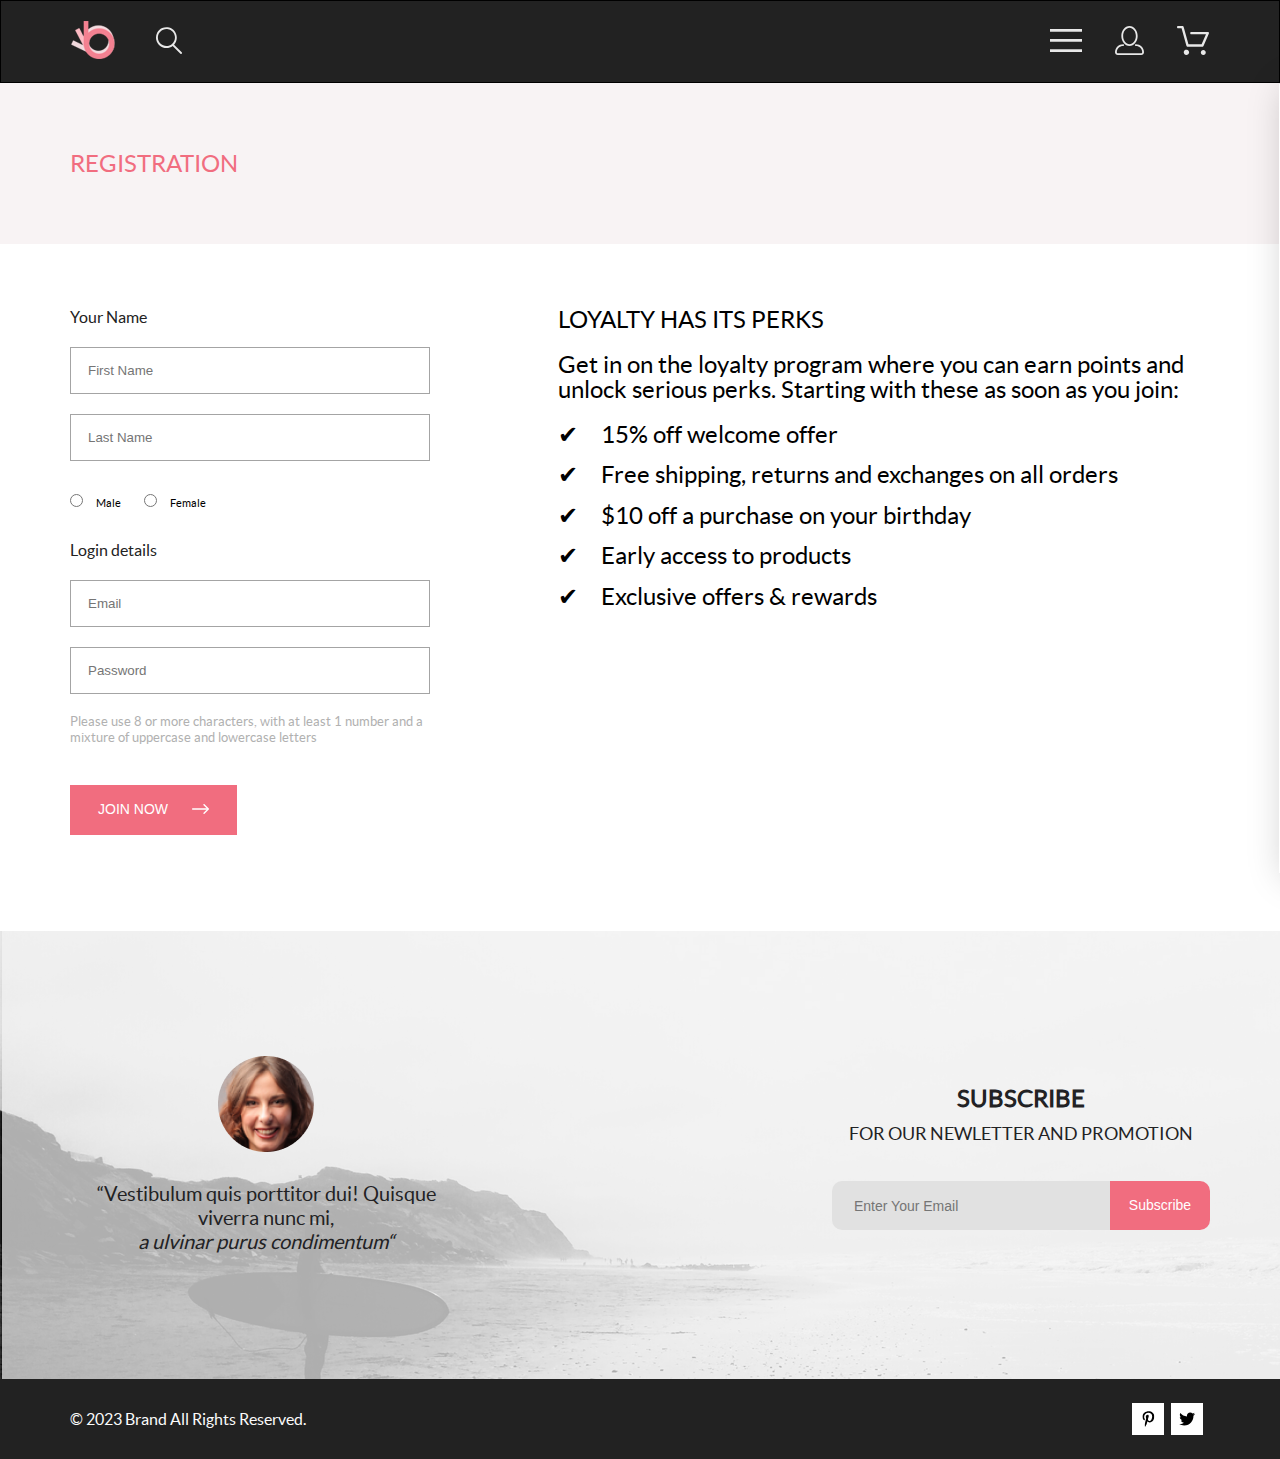
<file: Homework5/regisrtation.html>
<!DOCTYPE html>
<html lang="en">

<head>
    <meta charset="UTF-8">
    <meta name="viewport" content="width=device-width, initial-scale=1.0">
    <title>Registration
    </title>
    <link rel="stylesheet" href="style.css">
    <link rel="preconnect" href="https://fonts.googleapis.com">
    <link rel="preconnect" href="https://fonts.gstatic.com" crossorigin>
    <link href="fonts/stylesheet.css" rel="stylesheet">
    <link href="https://fonts.googleapis.com/css2?family=Roboto:ital,wght@0,100..900;1,100..900&display=swap"
        rel="stylesheet">
</head>

<body>
    <div class="top">
        <header class="header center">
            <div class="header__left">
                <a href="index.html" class="logo"><img src="img/logo.svg" alt=""></a>
                <a href="#">
                    <svg width="26" height="27" viewBox="0 0 26 27" fill="none" xmlns="http://www.w3.org/2000/svg">
                        <path
                            d="M18.0589 17.6251C19.6705 15.865 20.6275 13.6039 20.769 11.2216C20.9106 8.83932 20.2281 6.48088 18.8362 4.54232C17.4443 2.60377 15.4278 1.20318 13.1252 0.575765C10.8227 -0.0516554 8.37437 0.132305 6.19143 1.09675C4.0085 2.0612 2.22389 3.74739 1.1373 5.87217C0.0507149 7.99695 -0.271678 10.4309 0.224264 12.7653C0.720206 15.0997 2.00428 17.1923 3.86085 18.6919C5.71741 20.1914 8.0334 21.0064 10.4199 21.0001C12.6723 21.0031 14.8638 20.2691 16.6599 18.9101L24.4079 26.7171C24.4934 26.8061 24.5958 26.8772 24.7091 26.9261C24.8225 26.9751 24.9444 27.0009 25.0679 27.0021C25.1916 27.0024 25.314 26.9773 25.4276 26.9283C25.5411 26.8793 25.6434 26.8074 25.7279 26.7171C25.9018 26.5362 25.999 26.295 25.999 26.0441C25.999 25.7931 25.9018 25.5519 25.7279 25.371L18.0589 17.6251ZM1.88589 10.5001C1.89873 8.81477 2.41021 7.17101 3.35586 5.776C4.30151 4.38098 5.63899 3.29715 7.1997 2.66114C8.76042 2.02513 10.4745 1.86542 12.1258 2.20213C13.7772 2.53884 15.2919 3.3569 16.479 4.55319C17.6661 5.74948 18.4725 7.27044 18.7965 8.92433C19.1204 10.5782 18.9475 12.291 18.2995 13.8468C17.6515 15.4026 16.5574 16.7316 15.1551 17.6665C13.7529 18.6014 12.1052 19.1002 10.4199 19.1C8.14843 19.0892 5.97409 18.1775 4.3741 16.5652C2.77412 14.9528 1.87924 12.7715 1.88589 10.5001Z"
                            fill="#E8E8E8" />
                    </svg>
                </a>
            </div>
            <div class="header__right">
                <input id="check" type="checkbox">
                <label for="check">
                    <svg width="32" height="23" viewBox="0 0 32 23" fill="none" xmlns="http://www.w3.org/2000/svg">
                        <path d="M0 23V20.31H32V23H0ZM0 12.76V10.07H32V12.76H0ZM0 2.69V0H32V2.69H0Z" fill="#E8E8E8" />
                    </svg>
                </label>
                <div class="menu">
                    <p class="menu__heading">MENU</p>
                    <p class="menu__subheading">ADDITIONAL MENU</p>
                    <ul class="menu__ul">
                        <li><a href="products.html" class="menu__link">Product</a></li>
                        <li><a href="catalog.html" class="menu__link">Catalog</a></li>
                        <li><a href="shop.html" class="menu__link ">Basket</a></li>
                        <li><a href="regisrtation.html" class="menu__link ">Registration</a></li>
                    </ul>
                    <p class="menu__subheading">MAN</p>

                    <ul class="menu__ul">
                        <li><a href="#" class="menu__link">Accessories</a></li>
                        <li><a href="#" class="menu__link">Bags</a></li>
                        <li><a href="#" class="menu__link">Denim</a></li>
                        <li><a href="#" class="menu__link">T-Shirts</a></li>
                    </ul>
                    <p class="menu__subheading">WOMAN</p>
                    <ul class="menu__ul">
                        <li><a href="#" class="menu__link">Accessories</a></li>
                        <li><a href="#" class="menu__link">Jackets & Coats</a></li>
                        <li><a href="#" class="menu__link">Polos</a></li>
                        <li><a href="#" class="menu__link">T-Shirts</a></li>
                        <li><a href="#" class="menu__link">Shirts</a></li>
                    </ul>
                    <p class="menu__subheading">KIDS</p>
                    <ul class="menu__ul">
                        <li><a href="#" class="menu__link">Accessories</a></li>
                        <li><a href="#" class="menu__link">Jackets & Coats</a></li>
                        <li><a href="#" class="menu__link">Polos</a></li>
                        <li><a href="#" class="menu__link">Shirts</a></li>
                        <li><a href="#" class="menu__link">Bags</a></li>
                    </ul>
                </div>
                <a class="header__right_registration" href="regisrtation.html">
                    <svg width="29" height="29" viewBox="0 0 29 29" fill="none" xmlns="http://www.w3.org/2000/svg">
                        <path
                            d="M14.5 19.937C19 19.937 22.656 15.464 22.656 9.968C22.656 4.472 19 0 14.5 0C13.3631 0.0217413 12.2463 0.303398 11.2351 0.823397C10.2239 1.34339 9.34507 2.08794 8.66602 3C7.12663 4.99573 6.30819 7.45381 6.34399 9.974C6.34399 15.465 10 19.937 14.5 19.937ZM14.5 1.813C18 1.813 20.844 5.472 20.844 9.969C20.844 14.466 17.998 18.125 14.5 18.125C11.002 18.125 8.15603 14.465 8.15503 9.969C8.15403 5.473 11 1.813 14.5 1.813ZM20.844 18.125C20.6036 18.125 20.373 18.2205 20.203 18.3905C20.033 18.5605 19.9375 18.7911 19.9375 19.0315C19.9375 19.2719 20.033 19.5025 20.203 19.6725C20.373 19.8425 20.6036 19.938 20.844 19.938C22.526 19.9399 24.1386 20.6088 25.3279 21.7982C26.5172 22.9875 27.1861 24.6 27.188 26.282C27.1875 26.5221 27.0918 26.7523 26.922 26.9221C26.7522 27.0918 26.5221 27.1875 26.282 27.188H2.71997C2.47985 27.1875 2.24975 27.0918 2.07996 26.9221C1.91016 26.7523 1.81449 26.5221 1.81396 26.282C1.81608 24.6001 2.48517 22.9877 3.67444 21.7985C4.86371 20.6092 6.47608 19.9401 8.15796 19.938C8.39824 19.938 8.62868 19.8425 8.79858 19.6726C8.96849 19.5027 9.06396 19.2723 9.06396 19.032C9.06396 18.7917 8.96849 18.5613 8.79858 18.3914C8.62868 18.2215 8.39824 18.126 8.15796 18.126C5.99541 18.1279 3.92201 18.9875 2.39258 20.5164C0.863144 22.0453 0.00264777 24.1185 0 26.281C0.000794067 27.0019 0.287502 27.693 0.797241 28.2027C1.30698 28.7125 1.99811 28.9992 2.71899 29H26.282C27.0027 28.9989 27.6936 28.7121 28.2031 28.2024C28.7126 27.6927 28.9992 27.0017 29 26.281C28.9974 24.1187 28.1372 22.0457 26.6083 20.5168C25.0793 18.9878 23.0063 18.1276 20.844 18.125Z"
                            fill="#E8E8E8" />
                    </svg>
                </a>
                <a class="header__right_shop" href="shop.html">
                    <svg width="32" height="29" viewBox="0 0 32 29" fill="none" xmlns="http://www.w3.org/2000/svg">
                        <path
                            d="M26.1998 29C25.5521 28.9738 24.9404 28.6948 24.4961 28.2227C24.0518 27.7506 23.8103 27.1232 23.8234 26.475C23.8365 25.8269 24.1032 25.2097 24.5662 24.7559C25.0292 24.3022 25.6516 24.048 26.2999 24.048C26.9482 24.048 27.5706 24.3022 28.0336 24.7559C28.4966 25.2097 28.7633 25.8269 28.7764 26.475C28.7895 27.1232 28.5479 27.7506 28.1036 28.2227C27.6593 28.6948 27.0477 28.9738 26.3999 29H26.1998ZM6.75183 26.32C6.75183 25.79 6.90901 25.2718 7.20349 24.8311C7.49797 24.3904 7.91654 24.0469 8.40625 23.844C8.89596 23.6412 9.43484 23.5881 9.95471 23.6915C10.4746 23.7949 10.9521 24.0502 11.3269 24.425C11.7017 24.7998 11.957 25.2773 12.0604 25.7972C12.1638 26.317 12.1107 26.8559 11.9078 27.3456C11.705 27.8353 11.3615 28.2539 10.9208 28.5483C10.4801 28.8428 9.96194 29 9.43188 29C9.07977 29.0003 8.73102 28.9311 8.40564 28.7966C8.08026 28.662 7.7846 28.4646 7.53552 28.2158C7.28645 27.9669 7.08891 27.6713 6.9541 27.3461C6.81929 27.0208 6.74988 26.6721 6.74988 26.32H6.75183ZM10.5519 20.686C10.2924 20.6868 10.0398 20.6024 9.83301 20.4457C9.62617 20.2891 9.47648 20.0689 9.40686 19.819L4.57385 2.36401H1.18091C0.867422 2.36401 0.566761 2.23947 0.345093 2.01781C0.123425 1.79614 -0.00109863 1.49549 -0.00109863 1.18201C-0.00109863 0.868519 0.123425 0.567873 0.345093 0.346205C0.566761 0.124537 0.867422 5.81268e-06 1.18091 5.81268e-06H5.46191C5.7214 -0.00080736 5.97394 0.0837201 6.18066 0.240568C6.38739 0.397416 6.53674 0.617884 6.60583 0.868006L11.4388 18.323H24.6168L28.9999 8.27501H14.3999C14.2417 8.27961 14.0843 8.25242 13.9368 8.19507C13.7893 8.13771 13.6548 8.05134 13.5413 7.94108C13.4277 7.83082 13.3375 7.69891 13.2759 7.55315C13.2143 7.40739 13.1825 7.25075 13.1825 7.0925C13.1825 6.93426 13.2143 6.77762 13.2759 6.63186C13.3375 6.4861 13.4277 6.35419 13.5413 6.24393C13.6548 6.13367 13.7893 6.0473 13.9368 5.98994C14.0843 5.93259 14.2417 5.90541 14.3999 5.91001H30.8129C31.0086 5.90996 31.2011 5.95866 31.3733 6.05172C31.5454 6.14478 31.6917 6.27926 31.7988 6.44301C31.9067 6.60729 31.9723 6.79569 31.9897 6.99145C32.0072 7.18721 31.976 7.38424 31.8989 7.565L26.4939 19.977C26.4015 20.1876 26.2499 20.3668 26.0574 20.4927C25.8649 20.6186 25.6399 20.6858 25.4099 20.686H10.5519Z"
                            fill="#E8E8E8" />
                    </svg>
                </a>
            </div>
        </header>
        <div class="top__head center">
            <h2 class="top__head_title">REGISTRATION</h2>
        </div>
        <div class="registration-form center">
            <div class="registration-form__box">
                <p class="registration-form__head">Your Name</p>

                <input type="text" class="registration-form__input" placeholder="First Name">
                <input type="text" class="registration-form__input" placeholder="Last Name">
                </form>
                <div class="registration-form__gender">
                    <form>
                        <input type="radio" id="male" name="gender" value="Male" />
                        <label class="registration-form__gender_head" for="male">Male</label>
                        <input type="radio" id="female" name="gender" value="Female" />
                        <label class="registration-form__gender_head" for="male">Female</label>
                    </form>
                </div>
                <p class="registration-form__head">Login details</p>
                <input type="text" class="registration-form__input" placeholder="Email">
                <input type="text" class="registration-form__input" placeholder="Password">
                <p class="registration-form__text">
                    Please use 8 or more characters, with at least 1 number and a
                    mixture of uppercase and lowercase letters</p>
                <button class="registration-form__button">JOIN NOW
                    <svg class="registration-form__button_arrow" width="17" height="10" viewBox="0 0 17 10" fill="none"
                        xmlns="http://www.w3.org/2000/svg">
                        <path fill-rule="evenodd" clip-rule="evenodd"
                            d="M11.54 0.208095C11.6058 0.142131 11.684 0.0897967 11.77 0.0540883C11.8561 0.01838 11.9483 0 12.0415 0C12.1347 0 12.2269 0.01838 12.313 0.0540883C12.399 0.0897967 12.4772 0.142131 12.543 0.208095L16.7929 4.458C16.8589 4.5238 16.9112 4.60196 16.9469 4.68802C16.9826 4.77407 17.001 4.86632 17.001 4.95949C17.001 5.05266 16.9826 5.14491 16.9469 5.23097C16.9112 5.31702 16.8589 5.39518 16.7929 5.46098L12.543 9.71089C12.41 9.84389 12.2296 9.91861 12.0415 9.91861C11.8534 9.91861 11.673 9.84389 11.54 9.71089C11.407 9.57788 11.3323 9.39749 11.3323 9.2094C11.3323 9.0213 11.407 8.84091 11.54 8.70791L15.2898 4.95949L11.54 1.21107C11.474 1.14528 11.4217 1.06711 11.386 0.981059C11.3503 0.895005 11.3319 0.802752 11.3319 0.709584C11.3319 0.616415 11.3503 0.524162 11.386 0.438109C11.4217 0.352055 11.474 0.273891 11.54 0.208095Z"
                            fill="white" />
                        <path fill-rule="evenodd" clip-rule="evenodd"
                            d="M0 4.95948C0 4.77162 0.0746263 4.59146 0.207462 4.45862C0.340297 4.32579 0.52046 4.25116 0.708318 4.25116H15.583C15.7708 4.25116 15.951 4.32579 16.0838 4.45862C16.2167 4.59146 16.2913 4.77162 16.2913 4.95948C16.2913 5.14734 16.2167 5.3275 16.0838 5.46033C15.951 5.59317 15.7708 5.6678 15.583 5.6678H0.708318C0.52046 5.6678 0.340297 5.59317 0.207462 5.46033C0.0746263 5.3275 0 5.14734 0 4.95948Z"
                            fill="white" />
                    </svg></button>
            </div>
            <div class="registration-form__info">
                <h1 class="registration-form__info registration-form__info_text">LOYALTY HAS ITS PERKS</h1>
                <p class="registration-form__info registration-form__info_text">Get in on the loyalty program where you
                    can earn points and unlock serious perks. Starting with these as soon as you join:</p>
                <ul class="registration-form__info registration-form__info_ul">
                    <li class="registration-form__info registration-form__info_li">15% off welcome offer</li>
                    <li class="registration-form__info registration-form__info_li">Free shipping, returns and exchanges
                        on all orders</li>
                    <li class="registration-form__info registration-form__info_li">$10 off a purchase on your birthday
                    </li>
                    <li class="registration-form__info registration-form__info_li">Early access to products</li>
                    <li class="registration-form__info registration-form__info_li">Exclusive offers & rewards</li>
                </ul>
            </div>
        </div>
        <div class="subscribe center">
            <div class="subscribe__intersect">
                <img src="img/Intersect.png" alt="subscribe">
                <p class="subscribe__text">
                    “Vestibulum quis porttitor dui! Quisque viverra nunc mi,<br>
                    <span class="subscribe__text subscribe__text_select">a ulvinar purus condimentum“</span>
                </p>
            </div>
            <div class="subscribe__form">
                <p class="subscribe__form_name">SUBSCRIBE</p>
                <p class="subscribe__form_text"> FOR OUR NEWLETTER AND PROMOTION</p>
                <div class="subscribe__adress">
                    <form class="center">
                        <input class="subscribe__adress_form" type="text" id="name" placeholder="Enter Your Email">
                    </form>
                    <button class="subscribe__adress_button">Subscribe</button>
                </div>
            </div>
        </div>
    </div>
    <footer class="footer center">
        <div class="footer__info">
            <p class="footer__copyright">© 2023 Brand All Rights Reserved.</p>
        </div>
        <div class="footer__connection">
            <a href="#" class="footer__connection footer__connection_box">
                <svg width="13" height="16" viewBox="0 0 13 16" fill="none" xmlns="http://www.w3.org/2000/svg">
                    <g clip-path="url(#clip0_69_376)">
                        <path
                            d="M6.74032 0.203125C3.55564 0.203125 0.408203 2.34063 0.408203 5.8C0.408203 8 1.63738 9.25 2.38233 9.25C2.68963 9.25 2.86655 8.3875 2.86655 8.14375C2.86655 7.85313 2.13091 7.23438 2.13091 6.025C2.13091 3.5125 4.03055 1.73125 6.4889 1.73125C8.60271 1.73125 10.1671 2.94062 10.1671 5.1625C10.1671 6.82187 9.50597 9.93437 7.36422 9.93437C6.59133 9.93437 5.93018 9.37187 5.93018 8.56563C5.93018 7.38438 6.74963 6.24062 6.74963 5.02187C6.74963 2.95312 3.835 3.32812 3.835 5.82812C3.835 6.35313 3.90018 6.93437 4.13298 7.4125C3.70463 9.26875 2.82931 12.0344 2.82931 13.9469C2.82931 14.5375 2.91311 15.1188 2.96899 15.7094C3.07452 15.8281 3.02175 15.8156 3.18316 15.7563C4.74757 13.6 4.69169 13.1781 5.3994 10.3562C5.78119 11.0875 6.76826 11.4812 7.55046 11.4812C10.8469 11.4812 12.3275 8.24688 12.3275 5.33125C12.3275 2.22813 9.66427 0.203125 6.74032 0.203125Z"
                            fill="black" />
                    </g>
                    <defs>
                        <clipPath id="clip0_69_376">
                            <rect width="11.9193" height="16" fill="black" transform="translate(0.408203)" />
                        </clipPath>
                    </defs>
                </svg>
            </a>
            <a href="#" class="footer__connection footer__connection_box">
                <svg width="17" height="16" viewBox="0 0 17 16" fill="none" xmlns="http://www.w3.org/2000/svg">
                    <g clip-path="url(#clip0_69_372)">
                        <path
                            d="M14.4184 4.74113C14.4285 4.88325 14.4285 5.02541 14.4285 5.16753C14.4285 9.50253 11.1512 14.4975 5.16133 14.4975C3.31595 14.4975 1.60168 13.9594 0.159668 13.0254C0.421861 13.0558 0.673935 13.066 0.946216 13.066C2.46887 13.066 3.87057 12.5483 4.98989 11.665C3.55797 11.6345 2.35797 10.6904 1.94452 9.39088C2.14621 9.42131 2.34788 9.44163 2.55966 9.44163C2.85209 9.44163 3.14455 9.401 3.4168 9.32997C1.92437 9.02538 0.805016 7.7056 0.805016 6.11169V6.07109C1.23861 6.31475 1.74285 6.46703 2.27726 6.48731C1.39996 5.89847 0.825192 4.89341 0.825192 3.75634C0.825192 3.14722 0.986506 2.58884 1.26888 2.10153C2.87224 4.09138 5.28232 5.39084 7.9848 5.533C7.93439 5.28934 7.90413 5.03556 7.90413 4.78175C7.90413 2.97463 9.35623 1.50256 11.1613 1.50256C12.0991 1.50256 12.9461 1.8985 13.5411 2.53809C14.2772 2.39597 14.9831 2.12184 15.6083 1.74622C15.3662 2.50766 14.852 3.14725 14.1764 3.55331C14.8318 3.48228 15.4671 3.2995 16.052 3.04572C15.6084 3.69544 15.0537 4.27409 14.4184 4.74113Z"
                            fill="black" />
                    </g>
                    <defs>
                        <clipPath id="clip0_69_372">
                            <rect width="15.8924" height="16" fill="black" transform="translate(0.159668)" />
                        </clipPath>
                    </defs>
                </svg>
            </a>
        </div>
    </footer>
</body>

</html>
</file>
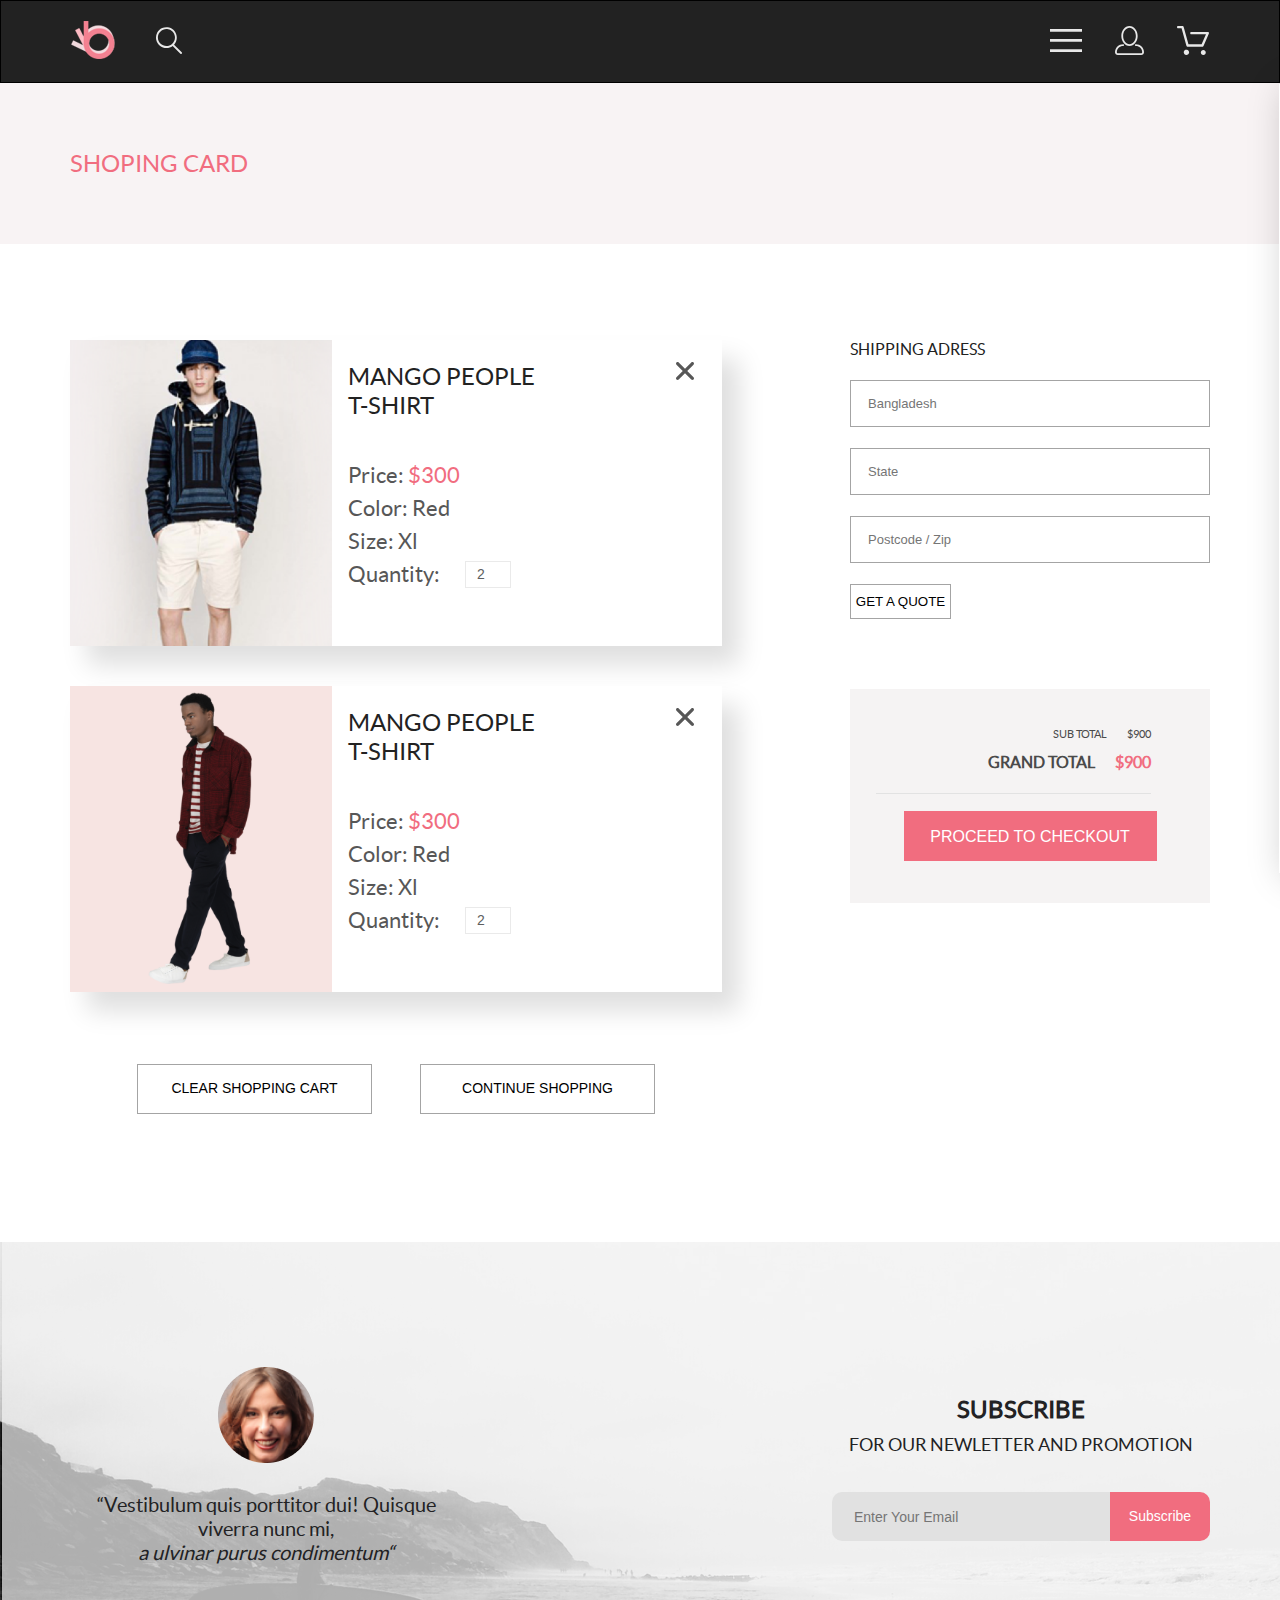
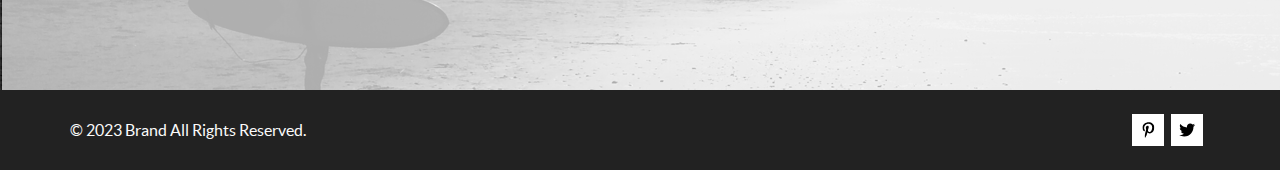
<file: Homework5/shop.html>
<!DOCTYPE html>
<html lang="en">

<head>
    <meta charset="UTF-8">
    <meta name="viewport" content="width=device-width, initial-scale=1.0">
    <title>Shop
    </title>
    <link rel="stylesheet" href="style.css">
    <link rel="preconnect" href="https://fonts.googleapis.com">
    <link rel="preconnect" href="https://fonts.gstatic.com" crossorigin>
    <link href="fonts/stylesheet.css" rel="stylesheet">
    <link href="https://fonts.googleapis.com/css2?family=Roboto:ital,wght@0,100..900;1,100..900&display=swap"
        rel="stylesheet">
</head>

<body>
    <div class="top">
        <header class="header center">
            <div class="header__left">
                <a href="index.html" class="logo"><img src="img/logo.svg" alt=""></a>
                <a href="#">
                    <svg width="26" height="27" viewBox="0 0 26 27" fill="none" xmlns="http://www.w3.org/2000/svg">
                        <path
                            d="M18.0589 17.6251C19.6705 15.865 20.6275 13.6039 20.769 11.2216C20.9106 8.83932 20.2281 6.48088 18.8362 4.54232C17.4443 2.60377 15.4278 1.20318 13.1252 0.575765C10.8227 -0.0516554 8.37437 0.132305 6.19143 1.09675C4.0085 2.0612 2.22389 3.74739 1.1373 5.87217C0.0507149 7.99695 -0.271678 10.4309 0.224264 12.7653C0.720206 15.0997 2.00428 17.1923 3.86085 18.6919C5.71741 20.1914 8.0334 21.0064 10.4199 21.0001C12.6723 21.0031 14.8638 20.2691 16.6599 18.9101L24.4079 26.7171C24.4934 26.8061 24.5958 26.8772 24.7091 26.9261C24.8225 26.9751 24.9444 27.0009 25.0679 27.0021C25.1916 27.0024 25.314 26.9773 25.4276 26.9283C25.5411 26.8793 25.6434 26.8074 25.7279 26.7171C25.9018 26.5362 25.999 26.295 25.999 26.0441C25.999 25.7931 25.9018 25.5519 25.7279 25.371L18.0589 17.6251ZM1.88589 10.5001C1.89873 8.81477 2.41021 7.17101 3.35586 5.776C4.30151 4.38098 5.63899 3.29715 7.1997 2.66114C8.76042 2.02513 10.4745 1.86542 12.1258 2.20213C13.7772 2.53884 15.2919 3.3569 16.479 4.55319C17.6661 5.74948 18.4725 7.27044 18.7965 8.92433C19.1204 10.5782 18.9475 12.291 18.2995 13.8468C17.6515 15.4026 16.5574 16.7316 15.1551 17.6665C13.7529 18.6014 12.1052 19.1002 10.4199 19.1C8.14843 19.0892 5.97409 18.1775 4.3741 16.5652C2.77412 14.9528 1.87924 12.7715 1.88589 10.5001Z"
                            fill="#E8E8E8" />
                    </svg>
                </a>
            </div>
            <div class="header__right">
                <input id="check" type="checkbox">
                <label for="check">
                    <svg width="32" height="23" viewBox="0 0 32 23" fill="none" xmlns="http://www.w3.org/2000/svg">
                        <path d="M0 23V20.31H32V23H0ZM0 12.76V10.07H32V12.76H0ZM0 2.69V0H32V2.69H0Z" fill="#E8E8E8" />
                    </svg>
                </label>
                <div class="menu">
                    <p class="menu__heading">MENU</p>
                    <p class="menu__subheading">ADDITIONAL MENU</p>
                    <ul class="menu__ul">
                        <li><a href="products.html" class="menu__link">Product</a></li>
                        <li><a href="catalog.html" class="menu__link">Catalog</a></li>
                        <li><a href="shop.html" class="menu__link ">Basket</a></li>
                        <li><a href="regisrtation.html" class="menu__link ">Registration</a></li>
                    </ul>
                    <p class="menu__subheading">MAN</p>

                    <ul class="menu__ul">
                        <li><a href="#" class="menu__link">Accessories</a></li>
                        <li><a href="#" class="menu__link">Bags</a></li>
                        <li><a href="#" class="menu__link">Denim</a></li>
                        <li><a href="#" class="menu__link">T-Shirts</a></li>
                    </ul>
                    <p class="menu__subheading">WOMAN</p>
                    <ul class="menu__ul">
                        <li><a href="#" class="menu__link">Accessories</a></li>
                        <li><a href="#" class="menu__link">Jackets & Coats</a></li>
                        <li><a href="#" class="menu__link">Polos</a></li>
                        <li><a href="#" class="menu__link">T-Shirts</a></li>
                        <li><a href="#" class="menu__link">Shirts</a></li>
                    </ul>
                    <p class="menu__subheading">KIDS</p>
                    <ul class="menu__ul">
                        <li><a href="#" class="menu__link">Accessories</a></li>
                        <li><a href="#" class="menu__link">Jackets & Coats</a></li>
                        <li><a href="#" class="menu__link">Polos</a></li>
                        <li><a href="#" class="menu__link">Shirts</a></li>
                        <li><a href="#" class="menu__link">Bags</a></li>
                    </ul>
                </div>
                <a class="header__right_registration" href="regisrtation.html">
                    <svg width="29" height="29" viewBox="0 0 29 29" fill="none" xmlns="http://www.w3.org/2000/svg">
                        <path
                            d="M14.5 19.937C19 19.937 22.656 15.464 22.656 9.968C22.656 4.472 19 0 14.5 0C13.3631 0.0217413 12.2463 0.303398 11.2351 0.823397C10.2239 1.34339 9.34507 2.08794 8.66602 3C7.12663 4.99573 6.30819 7.45381 6.34399 9.974C6.34399 15.465 10 19.937 14.5 19.937ZM14.5 1.813C18 1.813 20.844 5.472 20.844 9.969C20.844 14.466 17.998 18.125 14.5 18.125C11.002 18.125 8.15603 14.465 8.15503 9.969C8.15403 5.473 11 1.813 14.5 1.813ZM20.844 18.125C20.6036 18.125 20.373 18.2205 20.203 18.3905C20.033 18.5605 19.9375 18.7911 19.9375 19.0315C19.9375 19.2719 20.033 19.5025 20.203 19.6725C20.373 19.8425 20.6036 19.938 20.844 19.938C22.526 19.9399 24.1386 20.6088 25.3279 21.7982C26.5172 22.9875 27.1861 24.6 27.188 26.282C27.1875 26.5221 27.0918 26.7523 26.922 26.9221C26.7522 27.0918 26.5221 27.1875 26.282 27.188H2.71997C2.47985 27.1875 2.24975 27.0918 2.07996 26.9221C1.91016 26.7523 1.81449 26.5221 1.81396 26.282C1.81608 24.6001 2.48517 22.9877 3.67444 21.7985C4.86371 20.6092 6.47608 19.9401 8.15796 19.938C8.39824 19.938 8.62868 19.8425 8.79858 19.6726C8.96849 19.5027 9.06396 19.2723 9.06396 19.032C9.06396 18.7917 8.96849 18.5613 8.79858 18.3914C8.62868 18.2215 8.39824 18.126 8.15796 18.126C5.99541 18.1279 3.92201 18.9875 2.39258 20.5164C0.863144 22.0453 0.00264777 24.1185 0 26.281C0.000794067 27.0019 0.287502 27.693 0.797241 28.2027C1.30698 28.7125 1.99811 28.9992 2.71899 29H26.282C27.0027 28.9989 27.6936 28.7121 28.2031 28.2024C28.7126 27.6927 28.9992 27.0017 29 26.281C28.9974 24.1187 28.1372 22.0457 26.6083 20.5168C25.0793 18.9878 23.0063 18.1276 20.844 18.125Z"
                            fill="#E8E8E8" />
                    </svg>
                </a>
                <a class="header__right_shop" href="shop.html">
                    <svg width="32" height="29" viewBox="0 0 32 29" fill="none" xmlns="http://www.w3.org/2000/svg">
                        <path
                            d="M26.1998 29C25.5521 28.9738 24.9404 28.6948 24.4961 28.2227C24.0518 27.7506 23.8103 27.1232 23.8234 26.475C23.8365 25.8269 24.1032 25.2097 24.5662 24.7559C25.0292 24.3022 25.6516 24.048 26.2999 24.048C26.9482 24.048 27.5706 24.3022 28.0336 24.7559C28.4966 25.2097 28.7633 25.8269 28.7764 26.475C28.7895 27.1232 28.5479 27.7506 28.1036 28.2227C27.6593 28.6948 27.0477 28.9738 26.3999 29H26.1998ZM6.75183 26.32C6.75183 25.79 6.90901 25.2718 7.20349 24.8311C7.49797 24.3904 7.91654 24.0469 8.40625 23.844C8.89596 23.6412 9.43484 23.5881 9.95471 23.6915C10.4746 23.7949 10.9521 24.0502 11.3269 24.425C11.7017 24.7998 11.957 25.2773 12.0604 25.7972C12.1638 26.317 12.1107 26.8559 11.9078 27.3456C11.705 27.8353 11.3615 28.2539 10.9208 28.5483C10.4801 28.8428 9.96194 29 9.43188 29C9.07977 29.0003 8.73102 28.9311 8.40564 28.7966C8.08026 28.662 7.7846 28.4646 7.53552 28.2158C7.28645 27.9669 7.08891 27.6713 6.9541 27.3461C6.81929 27.0208 6.74988 26.6721 6.74988 26.32H6.75183ZM10.5519 20.686C10.2924 20.6868 10.0398 20.6024 9.83301 20.4457C9.62617 20.2891 9.47648 20.0689 9.40686 19.819L4.57385 2.36401H1.18091C0.867422 2.36401 0.566761 2.23947 0.345093 2.01781C0.123425 1.79614 -0.00109863 1.49549 -0.00109863 1.18201C-0.00109863 0.868519 0.123425 0.567873 0.345093 0.346205C0.566761 0.124537 0.867422 5.81268e-06 1.18091 5.81268e-06H5.46191C5.7214 -0.00080736 5.97394 0.0837201 6.18066 0.240568C6.38739 0.397416 6.53674 0.617884 6.60583 0.868006L11.4388 18.323H24.6168L28.9999 8.27501H14.3999C14.2417 8.27961 14.0843 8.25242 13.9368 8.19507C13.7893 8.13771 13.6548 8.05134 13.5413 7.94108C13.4277 7.83082 13.3375 7.69891 13.2759 7.55315C13.2143 7.40739 13.1825 7.25075 13.1825 7.0925C13.1825 6.93426 13.2143 6.77762 13.2759 6.63186C13.3375 6.4861 13.4277 6.35419 13.5413 6.24393C13.6548 6.13367 13.7893 6.0473 13.9368 5.98994C14.0843 5.93259 14.2417 5.90541 14.3999 5.91001H30.8129C31.0086 5.90996 31.2011 5.95866 31.3733 6.05172C31.5454 6.14478 31.6917 6.27926 31.7988 6.44301C31.9067 6.60729 31.9723 6.79569 31.9897 6.99145C32.0072 7.18721 31.976 7.38424 31.8989 7.565L26.4939 19.977C26.4015 20.1876 26.2499 20.3668 26.0574 20.4927C25.8649 20.6186 25.6399 20.6858 25.4099 20.686H10.5519Z"
                            fill="#E8E8E8" />
                    </svg>
                </a>
            </div>
        </header>
        <div class="top__head center">
            <h2 class="top__head_title">SHOPING CARD</h2>
        </div>
        <div class="fild center">
            <div class="card">
                <div class="card__purchases">
                    <div class="card__product">
                        <img src="img/product/product3.png">
                    </div>
                    <div class="card__content">
                        <h1 class="card__head">MANGO PEOPLE<br>T-SHIRT</h1>
                        <ul class="card__text">
                            <li>Price: <span>$300</span></li>
                            <li>Color: Red</li>
                            <li>Size: Xl</li>
                            <li class="card__text_quantity">Quantity:
                                <input type="number" class="card__text_count" value="2">
                            </li>
                        </ul>
                    </div>
                    <a href="#" class="card__close">
                        <svg class="card_close" width="18" height="18" viewBox="0 0 18 18" fill="none"
                            xmlns="http://www.w3.org/2000/svg">
                            <path
                                d="M11.2453 9L17.5302 2.71516C17.8285 2.41741 17.9962 2.01336 17.9966 1.59191C17.997 1.17045 17.8299 0.76611 17.5322 0.467833C17.2344 0.169555 16.8304 0.00177586 16.4089 0.00140366C15.9875 0.00103146 15.5831 0.168097 15.2848 0.465848L9 6.75069L2.71516 0.465848C2.41688 0.167571 2.01233 0 1.5905 0C1.16868 0 0.764125 0.167571 0.465848 0.465848C0.167571 0.764125 0 1.16868 0 1.5905C0 2.01233 0.167571 2.41688 0.465848 2.71516L6.75069 9L0.465848 15.2848C0.167571 15.5831 0 15.9877 0 16.4095C0 16.8313 0.167571 17.2359 0.465848 17.5342C0.764125 17.8324 1.16868 18 1.5905 18C2.01233 18 2.41688 17.8324 2.71516 17.5342L9 11.2493L15.2848 17.5342C15.5831 17.8324 15.9877 18 16.4095 18C16.8313 18 17.2359 17.8324 17.5342 17.5342C17.8324 17.2359 18 16.8313 18 16.4095C18 15.9877 17.8324 15.5831 17.5342 15.2848L11.2453 9Z"
                                fill="#575757" />
                        </svg>
                    </a>
                </div>
                <div class="card__purchases">
                    <div class="card__product">
                        <img src="img/product/product2.png">
                    </div>
                    <div class="card__content">
                        <h1 class="card__head">MANGO PEOPLE<br>T-SHIRT</h1>
                        <ul class="card__text">
                            <li>Price: <span>$300</span></li>
                            <li>Color: Red</li>
                            <li>Size: Xl</li>
                            <li class="card__text_quantity">Quantity:
                                <input type="number" class="card__text_count" value="2">
                            </li>
                        </ul>
                    </div>
                    <a href="#" class="card__close">
                        <svg class="card_close" width="18" height="18" viewBox="0 0 18 18" fill="none"
                            xmlns="http://www.w3.org/2000/svg">
                            <path
                                d="M11.2453 9L17.5302 2.71516C17.8285 2.41741 17.9962 2.01336 17.9966 1.59191C17.997 1.17045 17.8299 0.76611 17.5322 0.467833C17.2344 0.169555 16.8304 0.00177586 16.4089 0.00140366C15.9875 0.00103146 15.5831 0.168097 15.2848 0.465848L9 6.75069L2.71516 0.465848C2.41688 0.167571 2.01233 0 1.5905 0C1.16868 0 0.764125 0.167571 0.465848 0.465848C0.167571 0.764125 0 1.16868 0 1.5905C0 2.01233 0.167571 2.41688 0.465848 2.71516L6.75069 9L0.465848 15.2848C0.167571 15.5831 0 15.9877 0 16.4095C0 16.8313 0.167571 17.2359 0.465848 17.5342C0.764125 17.8324 1.16868 18 1.5905 18C2.01233 18 2.41688 17.8324 2.71516 17.5342L9 11.2493L15.2848 17.5342C15.5831 17.8324 15.9877 18 16.4095 18C16.8313 18 17.2359 17.8324 17.5342 17.5342C17.8324 17.2359 18 16.8313 18 16.4095C18 15.9877 17.8324 15.5831 17.5342 15.2848L11.2453 9Z"
                                fill="#575757" />
                        </svg>
                    </a>
                </div>
                <div class="card__button">
                    <button class="card__button_check">CLEAR SHOPPING CART</button>
                    <button class="card__button_check">CONTINUE SHOPPING</button>
                </div>
            </div>
            <div class="user-forms">
                <div class="user-forms__adress">
                    <h1 class="user-forms__head">SHIPPING ADRESS</h1>
                    <input type="text" class="user-forms__text" placeholder="Bangladesh">
                    <input type="text" class="user-forms__text" placeholder="State">
                    <input type="text" class="user-forms__text" placeholder="Postcode / Zip">
                    <button class="user-forms__get">GET A QUOTE</button>
                </div>
                <div class="user-forms__checkout">
                    <div class="user-forms__checkout_box">
                        <p class="user-forms__checkout_sub">SUB TOTAL<span>$900</span></p>
                        <p class="user-forms__checkout_grand">GRAND TOTAL<span>$900</span></p>
                    </div>
                    <button class="user-forms__checkout_check">PROCEED TO CHECKOUT</button>
                </div>
            </div>
        </div>
        <div class="subscribe center">
            <div class="subscribe__intersect">
                <img src="img/Intersect.png" alt="subscribe">
                <p class="subscribe__text">
                    “Vestibulum quis porttitor dui! Quisque viverra nunc mi,<br>
                    <span class="subscribe__text subscribe__text_select">a ulvinar purus condimentum“</span>
                </p>
            </div>
            <div class="subscribe__form">
                <p class="subscribe__form_name">SUBSCRIBE</p>
                <p class="subscribe__form_text"> FOR OUR NEWLETTER AND PROMOTION</p>
                <div class="subscribe__adress">
                    <form class="center">
                        <input class="subscribe__adress_form" type="text" id="name" placeholder="Enter Your Email">
                    </form>
                    <button class="subscribe__adress_button">Subscribe</button>
                </div>
            </div>
        </div>
    </div>
    <footer class="footer center">
        <div class="footer__info">
            <p class="footer__copyright">© 2023 Brand All Rights Reserved.</p>
        </div>
        <div class="footer__connection">
            <a href="#" class="footer__connection footer__connection_box">
                <svg width="13" height="16" viewBox="0 0 13 16" fill="none" xmlns="http://www.w3.org/2000/svg">
                    <g clip-path="url(#clip0_69_376)">
                        <path
                            d="M6.74032 0.203125C3.55564 0.203125 0.408203 2.34063 0.408203 5.8C0.408203 8 1.63738 9.25 2.38233 9.25C2.68963 9.25 2.86655 8.3875 2.86655 8.14375C2.86655 7.85313 2.13091 7.23438 2.13091 6.025C2.13091 3.5125 4.03055 1.73125 6.4889 1.73125C8.60271 1.73125 10.1671 2.94062 10.1671 5.1625C10.1671 6.82187 9.50597 9.93437 7.36422 9.93437C6.59133 9.93437 5.93018 9.37187 5.93018 8.56563C5.93018 7.38438 6.74963 6.24062 6.74963 5.02187C6.74963 2.95312 3.835 3.32812 3.835 5.82812C3.835 6.35313 3.90018 6.93437 4.13298 7.4125C3.70463 9.26875 2.82931 12.0344 2.82931 13.9469C2.82931 14.5375 2.91311 15.1188 2.96899 15.7094C3.07452 15.8281 3.02175 15.8156 3.18316 15.7563C4.74757 13.6 4.69169 13.1781 5.3994 10.3562C5.78119 11.0875 6.76826 11.4812 7.55046 11.4812C10.8469 11.4812 12.3275 8.24688 12.3275 5.33125C12.3275 2.22813 9.66427 0.203125 6.74032 0.203125Z"
                            fill="black" />
                    </g>
                    <defs>
                        <clipPath id="clip0_69_376">
                            <rect width="11.9193" height="16" fill="black" transform="translate(0.408203)" />
                        </clipPath>
                    </defs>
                </svg>
            </a>
            <a href="#" class="footer__connection footer__connection_box">
                <svg width="17" height="16" viewBox="0 0 17 16" fill="none" xmlns="http://www.w3.org/2000/svg">
                    <g clip-path="url(#clip0_69_372)">
                        <path
                            d="M14.4184 4.74113C14.4285 4.88325 14.4285 5.02541 14.4285 5.16753C14.4285 9.50253 11.1512 14.4975 5.16133 14.4975C3.31595 14.4975 1.60168 13.9594 0.159668 13.0254C0.421861 13.0558 0.673935 13.066 0.946216 13.066C2.46887 13.066 3.87057 12.5483 4.98989 11.665C3.55797 11.6345 2.35797 10.6904 1.94452 9.39088C2.14621 9.42131 2.34788 9.44163 2.55966 9.44163C2.85209 9.44163 3.14455 9.401 3.4168 9.32997C1.92437 9.02538 0.805016 7.7056 0.805016 6.11169V6.07109C1.23861 6.31475 1.74285 6.46703 2.27726 6.48731C1.39996 5.89847 0.825192 4.89341 0.825192 3.75634C0.825192 3.14722 0.986506 2.58884 1.26888 2.10153C2.87224 4.09138 5.28232 5.39084 7.9848 5.533C7.93439 5.28934 7.90413 5.03556 7.90413 4.78175C7.90413 2.97463 9.35623 1.50256 11.1613 1.50256C12.0991 1.50256 12.9461 1.8985 13.5411 2.53809C14.2772 2.39597 14.9831 2.12184 15.6083 1.74622C15.3662 2.50766 14.852 3.14725 14.1764 3.55331C14.8318 3.48228 15.4671 3.2995 16.052 3.04572C15.6084 3.69544 15.0537 4.27409 14.4184 4.74113Z"
                            fill="black" />
                    </g>
                    <defs>
                        <clipPath id="clip0_69_372">
                            <rect width="15.8924" height="16" fill="black" transform="translate(0.159668)" />
                        </clipPath>
                    </defs>
                </svg>
            </a>
        </div>
    </footer>
</body>

</html>
</file>
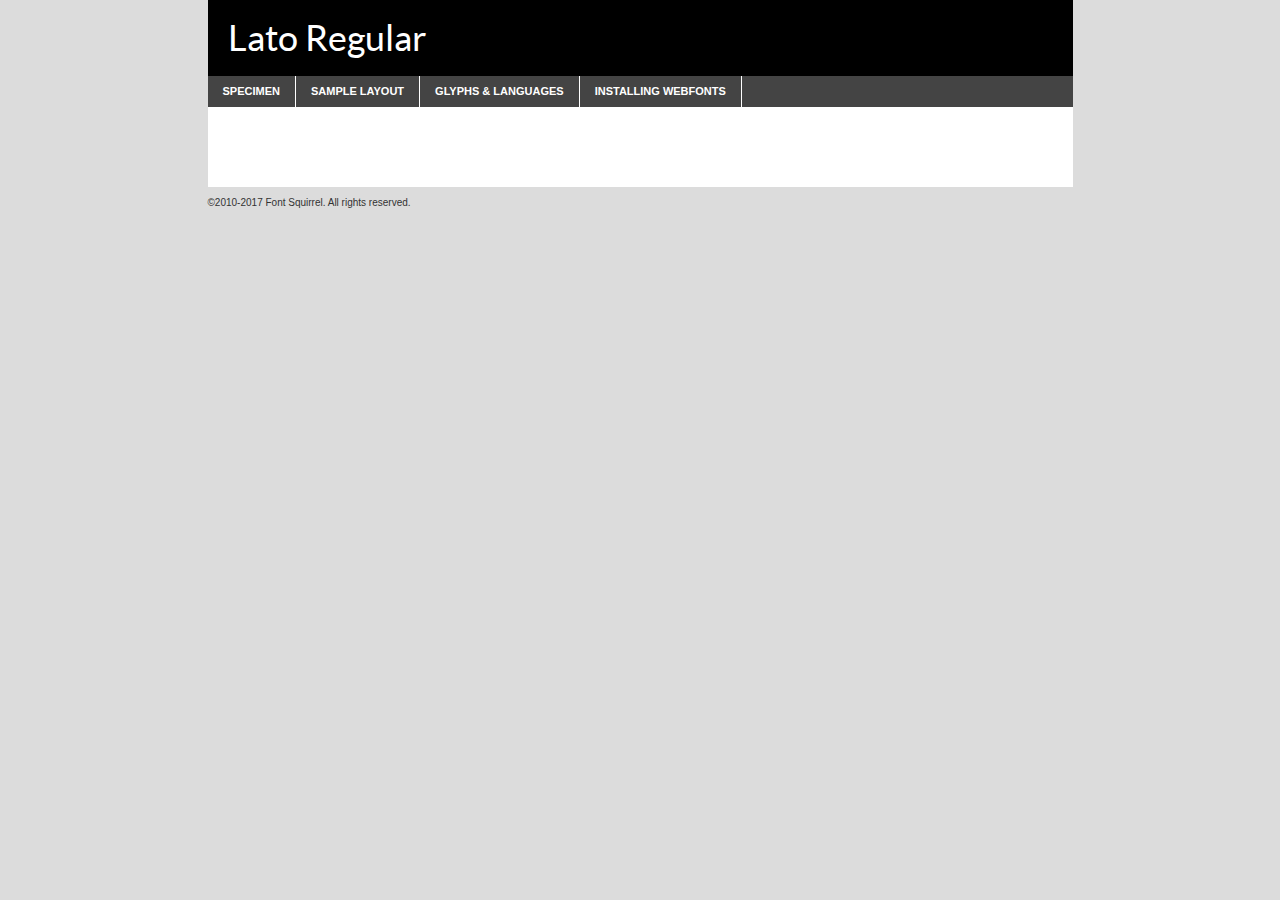
<file: Homework3/fonts/lato-regular-demo.html>
<!DOCTYPE html PUBLIC "-//W3C//DTD XHTML 1.0 Transitional//EN"
        "http://www.w3.org/TR/xhtml1/DTD/xhtml1-transitional.dtd">

<html xmlns="http://www.w3.org/1999/xhtml" xml:lang="en" lang="en">
<head>
    <meta http-equiv="Content-Type" content="text/html; charset=utf-8"/>
    <script src="http://ajax.googleapis.com/ajax/libs/jquery/1.7.2/jquery.min.js" type="text/javascript" charset="utf-8"></script>
    <script type="text/javascript">
		(function($) {
			$.fn.easyTabs = function(option) {
				var param = jQuery.extend({ fadeSpeed: 'fast', defaultContent: 1, activeClass: 'active' }, option);
				$(this).each(function() {
					var thisId = '#' + this.id;
					if ( param.defaultContent == '' )
					{
						param.defaultContent = 1;
					}
					if ( typeof param.defaultContent == 'number' )
					{
						var defaultTab = $(thisId + ' .tabs li:eq(' + (param.defaultContent - 1) + ') a').attr('href').substr(1);
					}
					else
					{
						var defaultTab = param.defaultContent;
					}
					$(thisId + ' .tabs li a').each(function() {
						var tabToHide = $(this).attr('href').substr(1);
						$('#' + tabToHide).addClass('easytabs-tab-content');
					});
					hideAll();
					changeContent(defaultTab);

					function hideAll() {$(thisId + ' .easytabs-tab-content').hide();}

					function changeContent(tabId)
					{
						hideAll();
						$(thisId + ' .tabs li').removeClass(param.activeClass);
						$(thisId + ' .tabs li a[href=#' + tabId + ']').closest('li').addClass(param.activeClass);
						if ( param.fadeSpeed != 'none' )
						{
							$(thisId + ' #' + tabId).fadeIn(param.fadeSpeed);
						}
						else
						{
							$(thisId + ' #' + tabId).show();
						}
					}

					$(thisId + ' .tabs li').click(function() {
						var tabId = $(this).find('a').attr('href').substr(1);
						changeContent(tabId);
						return false;
					});
				});
			}
		})(jQuery);
    </script>
    <link rel="stylesheet" href="specimen_files/specimen_stylesheet.css" type="text/css" charset="utf-8"/>
    <link rel="stylesheet" href="stylesheet.css" type="text/css" charset="utf-8"/>

    <style type="text/css">
        		body {
			font-family: 'latoregular';
        		}

            </style>

    <title>Lato Regular Specimen</title>


    <script type="text/javascript" charset="utf-8">
		$(document).ready(function() {
			$('#container').easyTabs({ defaultContent: 1 });
		});
    </script>
</head>

<body>
<div id="container">
    <div id="header">
		Lato Regular    </div>
    <ul class="tabs">
        <li><a href="#specimen">Specimen</a></li>
        <li><a href="#layout">Sample Layout</a></li>
		        <li><a href="#glyphs">Glyphs &amp; Languages</a></li>
        <li><a href="#installing">Installing Webfonts</a></li>

    </ul>

    <div id="main_content">


        <div id="specimen">

            <div class="section">
                <div class="grid12 firstcol">
                    <div class="huge">AaBb</div>
                </div>
            </div>

            <div class="section">
                <div class="glyph_range">A&#x200B;B&#x200b;C&#x200b;D&#x200b;E&#x200b;F&#x200b;G&#x200b;H&#x200b;I&#x200b;J&#x200b;K&#x200b;L&#x200b;M&#x200b;N&#x200b;O&#x200b;P&#x200b;Q&#x200b;R&#x200b;S&#x200b;T&#x200b;U&#x200b;V&#x200b;W&#x200b;X&#x200b;Y&#x200b;Z&#x200b;a&#x200b;b&#x200b;c&#x200b;d&#x200b;e&#x200b;f&#x200b;g&#x200b;h&#x200b;i&#x200b;j&#x200b;k&#x200b;l&#x200b;m&#x200b;n&#x200b;o&#x200b;p&#x200b;q&#x200b;r&#x200b;s&#x200b;t&#x200b;u&#x200b;v&#x200b;w&#x200b;x&#x200b;y&#x200b;z&#x200b;1&#x200b;2&#x200b;3&#x200b;4&#x200b;5&#x200b;6&#x200b;7&#x200b;8&#x200b;9&#x200b;0&#x200b;&amp;&#x200b;.&#x200b;,&#x200b;?&#x200b;!&#x200b;&#64;&#x200b;(&#x200b;)&#x200b;#&#x200b;$&#x200b;%&#x200b;*&#x200b;+&#x200b;-&#x200b;=&#x200b;:&#x200b;;</div>
            </div>
            <div class="section">
                <div class="grid12 firstcol">
                    <table class="sample_table">
                        <tr>
                            <td>10</td>
                            <td class="size10">abcdefghijklmnopqrstuvwxyzABCDEFGHIJKLMNOPQRSTUVWXYZ0123456789abcdefghijklmnopqrstuvwxyzABCDEFGHIJKLMNOPQRSTUVWXYZ0123456789abcdefghijklmnopqrstuvwxyzABCDEFGHIJKLMNOPQRSTUVWXYZ</td>
                        </tr>
                        <tr>
                            <td>11</td>
                            <td class="size11">abcdefghijklmnopqrstuvwxyzABCDEFGHIJKLMNOPQRSTUVWXYZ0123456789abcdefghijklmnopqrstuvwxyzABCDEFGHIJKLMNOPQRSTUVWXYZ0123456789abcdefghijklmnopqrstuvwxyzABCDEFGHIJKLMNOPQRSTUVWXYZ</td>
                        </tr>
                        <tr>
                            <td>12</td>
                            <td class="size12">abcdefghijklmnopqrstuvwxyzABCDEFGHIJKLMNOPQRSTUVWXYZ0123456789abcdefghijklmnopqrstuvwxyzABCDEFGHIJKLMNOPQRSTUVWXYZ0123456789abcdefghijklmnopqrstuvwxyzABCDEFGHIJKLMNOPQRSTUVWXYZ</td>
                        </tr>
                        <tr>
                            <td>13</td>
                            <td class="size13">abcdefghijklmnopqrstuvwxyzABCDEFGHIJKLMNOPQRSTUVWXYZ0123456789abcdefghijklmnopqrstuvwxyzABCDEFGHIJKLMNOPQRSTUVWXYZ0123456789abcdefghijklmnopqrstuvwxyzABCDEFGHIJKLMNOPQRSTUVWXYZ</td>
                        </tr>
                        <tr>
                            <td>14</td>
                            <td class="size14">abcdefghijklmnopqrstuvwxyzABCDEFGHIJKLMNOPQRSTUVWXYZ0123456789abcdefghijklmnopqrstuvwxyzABCDEFGHIJKLMNOPQRSTUVWXYZ0123456789abcdefghijklmnopqrstuvwxyzABCDEFGHIJKLMNOPQRSTUVWXYZ</td>
                        </tr>
                        <tr>
                            <td>16</td>
                            <td class="size16">abcdefghijklmnopqrstuvwxyzABCDEFGHIJKLMNOPQRSTUVWXYZ0123456789abcdefghijklmnopqrstuvwxyzABCDEFGHIJKLMNOPQRSTUVWXYZ</td>
                        </tr>
                        <tr>
                            <td>18</td>
                            <td class="size18">abcdefghijklmnopqrstuvwxyzABCDEFGHIJKLMNOPQRSTUVWXYZ0123456789abcdefghijklmnopqrstuvwxyzABCDEFGHIJKLMNOPQRSTUVWXYZ</td>
                        </tr>
                        <tr>
                            <td>20</td>
                            <td class="size20">abcdefghijklmnopqrstuvwxyzABCDEFGHIJKLMNOPQRSTUVWXYZ0123456789abcdefghijklmnopqrstuvwxyzABCDEFGHIJKLMNOPQRSTUVWXYZ</td>
                        </tr>
                        <tr>
                            <td>24</td>
                            <td class="size24">abcdefghijklmnopqrstuvwxyzABCDEFGHIJKLMNOPQRSTUVWXYZ0123456789abcdefghijklmnopqrstuvwxyzABCDEFGHIJKLMNOPQRSTUVWXYZ</td>
                        </tr>
                        <tr>
                            <td>30</td>
                            <td class="size30">abcdefghijklmnopqrstuvwxyzABCDEFGHIJKLMNOPQRSTUVWXYZ0123456789abcdefghijklmnopqrstuvwxyzABCDEFGHIJKLMNOPQRSTUVWXYZ</td>
                        </tr>
                        <tr>
                            <td>36</td>
                            <td class="size36">abcdefghijklmnopqrstuvwxyzABCDEFGHIJKLMNOPQRSTUVWXYZ0123456789abcdefghijklmnopqrstuvwxyzABCDEFGHIJKLMNOPQRSTUVWXYZ</td>
                        </tr>
                        <tr>
                            <td>48</td>
                            <td class="size48">abcdefghijklmnopqrstuvwxyzABCDEFGHIJKLMNOPQRSTUVWXYZ0123456789abcdefghijklmnopqrstuvwxyzABCDEFGHIJKLMNOPQRSTUVWXYZ</td>
                        </tr>
                        <tr>
                            <td>60</td>
                            <td class="size60">abcdefghijklmnopqrstuvwxyzABCDEFGHIJKLMNOPQRSTUVWXYZ0123456789abcdefghijklmnopqrstuvwxyzABCDEFGHIJKLMNOPQRSTUVWXYZ</td>
                        </tr>
                        <tr>
                            <td>72</td>
                            <td class="size72">abcdefghijklmnopqrstuvwxyzABCDEFGHIJKLMNOPQRSTUVWXYZ0123456789abcdefghijklmnopqrstuvwxyzABCDEFGHIJKLMNOPQRSTUVWXYZ</td>
                        </tr>
                        <tr>
                            <td>90</td>
                            <td class="size90">abcdefghijklmnopqrstuvwxyzABCDEFGHIJKLMNOPQRSTUVWXYZ0123456789abcdefghijklmnopqrstuvwxyzABCDEFGHIJKLMNOPQRSTUVWXYZ</td>
                        </tr>
                    </table>

                </div>

            </div>


            <div class="section" id="bodycomparison">


                <div id="xheight">
                    <div class="fontbody">&#x25FC;&#x25FC;&#x25FC;&#x25FC;&#x25FC;&#x25FC;&#x25FC;&#x25FC;&#x25FC;&#x25FC;&#x25FC;&#x25FC;&#x25FC;&#x25FC;&#x25FC;&#x25FC;&#x25FC;&#x25FC;&#x25FC;&#x25FC;&#x25FC;&#x25FC;&#x25FC;&#x25FC;&#x25FC;&#x25FC;&#x25FC;&#x25FC;&#x25FC;&#x25FC;&#x25FC;&#x25FC;&#x25FC;&#x25FC;&#x25FC;&#x25FC;&#x25FC;&#x25FC;&#x25FC;&#x25FC;&#x25FC;&#x25FC;&#x25FC;&#x25FC;&#x25FC;&#x25FC;&#x25FC;&#x25FC;&#x25FC;&#x25FC;&#x25FC;&#x25FC;&#x25FC;&#x25FC;&#x25FC;&#x25FC;&#x25FC;&#x25FC;&#x25FC;&#x25FC;&#x25FC;&#x25FC;&#x25FC;&#x25FC;&#x25FC;&#x25FC;&#x25FC;&#x25FC;&#x25FC;&#x25FC;&#x25FC;&#x25FC;&#x25FC;&#x25FC;&#x25FC;&#x25FC;&#x25FC;&#x25FC;&#x25FC;&#x25FC;&#x25FC;&#x25FC;&#x25FC;&#x25FC;&#x25FC;&#x25FC;&#x25FC;&#x25FC;&#x25FC;&#x25FC;&#x25FC;&#x25FC;&#x25FC;&#x25FC;&#x25FC;&#x25FC;&#x25FC;&#x25FC;&#x25FC;body</div>
                    <div class="arialbody">body</div>
                    <div class="verdanabody">body</div>
                    <div class="georgiabody">body</div>
                </div>
                <div class="fontbody" style="z-index:1">
                    body<span>Lato Regular</span>
                </div>
                <div class="arialbody" style="z-index:1">
                    body<span>Arial</span>
                </div>
                <div class="verdanabody" style="z-index:1">
                    body<span>Verdana</span>
                </div>
                <div class="georgiabody" style="z-index:1">
                    body<span>Georgia</span>
                </div>


            </div>


            <div class="section psample psample_row1" id="">

                <div class="grid2 firstcol">
                    <p class="size10"><span>10.</span>Aenean lacinia bibendum nulla sed consectetur. Fusce dapibus, tellus ac cursus commodo, tortor mauris condimentum nibh, ut fermentum massa justo sit amet risus. Nullam id dolor id nibh ultricies vehicula ut id elit. Cum sociis natoque penatibus et magnis dis parturient montes, nascetur ridiculus mus. Nulla vitae elit libero, a pharetra augue.</p>

                </div>
                <div class="grid3">
                    <p class="size11"><span>11.</span>Aenean lacinia bibendum nulla sed consectetur. Fusce dapibus, tellus ac cursus commodo, tortor mauris condimentum nibh, ut fermentum massa justo sit amet risus. Nullam id dolor id nibh ultricies vehicula ut id elit. Cum sociis natoque penatibus et magnis dis parturient montes, nascetur ridiculus mus. Nulla vitae elit libero, a pharetra augue.</p>

                </div>
                <div class="grid3">
                    <p class="size12"><span>12.</span>Aenean lacinia bibendum nulla sed consectetur. Fusce dapibus, tellus ac cursus commodo, tortor mauris condimentum nibh, ut fermentum massa justo sit amet risus. Nullam id dolor id nibh ultricies vehicula ut id elit. Cum sociis natoque penatibus et magnis dis parturient montes, nascetur ridiculus mus. Nulla vitae elit libero, a pharetra augue.</p>

                </div>
                <div class="grid4">
                    <p class="size13"><span>13.</span>Aenean lacinia bibendum nulla sed consectetur. Fusce dapibus, tellus ac cursus commodo, tortor mauris condimentum nibh, ut fermentum massa justo sit amet risus. Nullam id dolor id nibh ultricies vehicula ut id elit. Cum sociis natoque penatibus et magnis dis parturient montes, nascetur ridiculus mus. Nulla vitae elit libero, a pharetra augue.</p>

                </div>
                <div class="white_blend"></div>

            </div>
            <div class="section psample psample_row2" id="">
                <div class="grid3 firstcol">
                    <p class="size14"><span>14.</span>Aenean lacinia bibendum nulla sed consectetur. Fusce dapibus, tellus ac cursus commodo, tortor mauris condimentum nibh, ut fermentum massa justo sit amet risus. Nullam id dolor id nibh ultricies vehicula ut id elit. Cum sociis natoque penatibus et magnis dis parturient montes, nascetur ridiculus mus. Nulla vitae elit libero, a pharetra augue.</p>

                </div>
                <div class="grid4">
                    <p class="size16"><span>16.</span>Aenean lacinia bibendum nulla sed consectetur. Fusce dapibus, tellus ac cursus commodo, tortor mauris condimentum nibh, ut fermentum massa justo sit amet risus. Nullam id dolor id nibh ultricies vehicula ut id elit. Cum sociis natoque penatibus et magnis dis parturient montes, nascetur ridiculus mus. Nulla vitae elit libero, a pharetra augue.</p>

                </div>
                <div class="grid5">
                    <p class="size18"><span>18.</span>Aenean lacinia bibendum nulla sed consectetur. Fusce dapibus, tellus ac cursus commodo, tortor mauris condimentum nibh, ut fermentum massa justo sit amet risus. Nullam id dolor id nibh ultricies vehicula ut id elit. Cum sociis natoque penatibus et magnis dis parturient montes, nascetur ridiculus mus. Nulla vitae elit libero, a pharetra augue.</p>

                </div>

                <div class="white_blend"></div>

            </div>

            <div class="section psample psample_row3" id="">
                <div class="grid5 firstcol">
                    <p class="size20"><span>20.</span>Aenean lacinia bibendum nulla sed consectetur. Fusce dapibus, tellus ac cursus commodo, tortor mauris condimentum nibh, ut fermentum massa justo sit amet risus. Nullam id dolor id nibh ultricies vehicula ut id elit. Cum sociis natoque penatibus et magnis dis parturient montes, nascetur ridiculus mus. Nulla vitae elit libero, a pharetra augue.</p>
                </div>
                <div class="grid7">
                    <p class="size24"><span>24.</span>Aenean lacinia bibendum nulla sed consectetur. Fusce dapibus, tellus ac cursus commodo, tortor mauris condimentum nibh, ut fermentum massa justo sit amet risus. Nullam id dolor id nibh ultricies vehicula ut id elit. Cum sociis natoque penatibus et magnis dis parturient montes, nascetur ridiculus mus. Nulla vitae elit libero, a pharetra augue.</p>
                </div>

                <div class="white_blend"></div>

            </div>

            <div class="section psample psample_row4" id="">
                <div class="grid12 firstcol">
                    <p class="size30"><span>30.</span>Aenean lacinia bibendum nulla sed consectetur. Fusce dapibus, tellus ac cursus commodo, tortor mauris condimentum nibh, ut fermentum massa justo sit amet risus. Nullam id dolor id nibh ultricies vehicula ut id elit. Cum sociis natoque penatibus et magnis dis parturient montes, nascetur ridiculus mus. Nulla vitae elit libero, a pharetra augue.</p>
                </div>
                <div class="white_blend"></div>

            </div>


            <div class="section psample psample_row1 fullreverse">
                <div class="grid2 firstcol">
                    <p class="size10"><span>10.</span>Aenean lacinia bibendum nulla sed consectetur. Fusce dapibus, tellus ac cursus commodo, tortor mauris condimentum nibh, ut fermentum massa justo sit amet risus. Nullam id dolor id nibh ultricies vehicula ut id elit. Cum sociis natoque penatibus et magnis dis parturient montes, nascetur ridiculus mus. Nulla vitae elit libero, a pharetra augue.</p>

                </div>
                <div class="grid3">
                    <p class="size11"><span>11.</span>Aenean lacinia bibendum nulla sed consectetur. Fusce dapibus, tellus ac cursus commodo, tortor mauris condimentum nibh, ut fermentum massa justo sit amet risus. Nullam id dolor id nibh ultricies vehicula ut id elit. Cum sociis natoque penatibus et magnis dis parturient montes, nascetur ridiculus mus. Nulla vitae elit libero, a pharetra augue.</p>

                </div>
                <div class="grid3">
                    <p class="size12"><span>12.</span>Aenean lacinia bibendum nulla sed consectetur. Fusce dapibus, tellus ac cursus commodo, tortor mauris condimentum nibh, ut fermentum massa justo sit amet risus. Nullam id dolor id nibh ultricies vehicula ut id elit. Cum sociis natoque penatibus et magnis dis parturient montes, nascetur ridiculus mus. Nulla vitae elit libero, a pharetra augue.</p>

                </div>
                <div class="grid4">
                    <p class="size13"><span>13.</span>Aenean lacinia bibendum nulla sed consectetur. Fusce dapibus, tellus ac cursus commodo, tortor mauris condimentum nibh, ut fermentum massa justo sit amet risus. Nullam id dolor id nibh ultricies vehicula ut id elit. Cum sociis natoque penatibus et magnis dis parturient montes, nascetur ridiculus mus. Nulla vitae elit libero, a pharetra augue.</p>

                </div>
                <div class="black_blend"></div>

            </div>

            <div class="section psample psample_row2 fullreverse">
                <div class="grid3 firstcol">
                    <p class="size14"><span>14.</span>Aenean lacinia bibendum nulla sed consectetur. Fusce dapibus, tellus ac cursus commodo, tortor mauris condimentum nibh, ut fermentum massa justo sit amet risus. Nullam id dolor id nibh ultricies vehicula ut id elit. Cum sociis natoque penatibus et magnis dis parturient montes, nascetur ridiculus mus. Nulla vitae elit libero, a pharetra augue.</p>

                </div>
                <div class="grid4">
                    <p class="size16"><span>16.</span>Aenean lacinia bibendum nulla sed consectetur. Fusce dapibus, tellus ac cursus commodo, tortor mauris condimentum nibh, ut fermentum massa justo sit amet risus. Nullam id dolor id nibh ultricies vehicula ut id elit. Cum sociis natoque penatibus et magnis dis parturient montes, nascetur ridiculus mus. Nulla vitae elit libero, a pharetra augue.</p>

                </div>
                <div class="grid5">
                    <p class="size18"><span>18.</span>Aenean lacinia bibendum nulla sed consectetur. Fusce dapibus, tellus ac cursus commodo, tortor mauris condimentum nibh, ut fermentum massa justo sit amet risus. Nullam id dolor id nibh ultricies vehicula ut id elit. Cum sociis natoque penatibus et magnis dis parturient montes, nascetur ridiculus mus. Nulla vitae elit libero, a pharetra augue.</p>

                </div>
                <div class="black_blend"></div>

            </div>

            <div class="section psample fullreverse psample_row3" id="">
                <div class="grid5 firstcol">
                    <p class="size20"><span>20.</span>Aenean lacinia bibendum nulla sed consectetur. Fusce dapibus, tellus ac cursus commodo, tortor mauris condimentum nibh, ut fermentum massa justo sit amet risus. Nullam id dolor id nibh ultricies vehicula ut id elit. Cum sociis natoque penatibus et magnis dis parturient montes, nascetur ridiculus mus. Nulla vitae elit libero, a pharetra augue.</p>
                </div>
                <div class="grid7">
                    <p class="size24"><span>24.</span>Aenean lacinia bibendum nulla sed consectetur. Fusce dapibus, tellus ac cursus commodo, tortor mauris condimentum nibh, ut fermentum massa justo sit amet risus. Nullam id dolor id nibh ultricies vehicula ut id elit. Cum sociis natoque penatibus et magnis dis parturient montes, nascetur ridiculus mus. Nulla vitae elit libero, a pharetra augue.</p>
                </div>

                <div class="black_blend"></div>

            </div>

            <div class="section psample fullreverse psample_row4" id="" style="border-bottom: 20px #000 solid;">
                <div class="grid12 firstcol">
                    <p class="size30"><span>30.</span>Aenean lacinia bibendum nulla sed consectetur. Fusce dapibus, tellus ac cursus commodo, tortor mauris condimentum nibh, ut fermentum massa justo sit amet risus. Nullam id dolor id nibh ultricies vehicula ut id elit. Cum sociis natoque penatibus et magnis dis parturient montes, nascetur ridiculus mus. Nulla vitae elit libero, a pharetra augue.</p>
                </div>
                <div class="black_blend"></div>

            </div>


        </div>

        <div id="layout">

            <div class="section">

                <div class="grid12 firstcol">
                    <h1>Lorem Ipsum Dolor</h1>
                    <h2>Etiam porta sem malesuada magna mollis euismod</h2>

                    <p class="byline">By <a href="#link">Aenean Lacinia</a></p>
                </div>
            </div>
            <div class="section">
                <div class="grid8 firstcol">
                    <p class="large">Donec sed odio dui. Morbi leo risus, porta ac consectetur ac, vestibulum at eros. Fusce dapibus, tellus ac cursus commodo, tortor mauris condimentum nibh, ut fermentum massa justo sit amet risus. </p>


                    <h3>Pellentesque ornare sem</h3>

                    <p>Maecenas sed diam eget risus varius blandit sit amet non magna. Maecenas faucibus mollis interdum. Donec ullamcorper nulla non metus auctor fringilla. Nullam id dolor id nibh ultricies vehicula ut id elit. Nullam id dolor id nibh ultricies vehicula ut id elit. </p>

                    <p>Aenean eu leo quam. Pellentesque ornare sem lacinia quam venenatis vestibulum. Lorem ipsum dolor sit amet, consectetur adipiscing elit. Cum sociis natoque penatibus et magnis dis parturient montes, nascetur ridiculus mus. </p>

                    <p>Nulla vitae elit libero, a pharetra augue. Praesent commodo cursus magna, vel scelerisque nisl consectetur et. Aenean lacinia bibendum nulla sed consectetur. </p>

                    <p>Nullam quis risus eget urna mollis ornare vel eu leo. Nullam quis risus eget urna mollis ornare vel eu leo. Maecenas sed diam eget risus varius blandit sit amet non magna. Donec ullamcorper nulla non metus auctor fringilla. </p>

                    <h3>Cras mattis consectetur</h3>

                    <p>Aenean eu leo quam. Pellentesque ornare sem lacinia quam venenatis vestibulum. Aenean lacinia bibendum nulla sed consectetur. Integer posuere erat a ante venenatis dapibus posuere velit aliquet. Cras mattis consectetur purus sit amet fermentum. </p>

                    <p>Nullam id dolor id nibh ultricies vehicula ut id elit. Nullam quis risus eget urna mollis ornare vel eu leo. Cras mattis consectetur purus sit amet fermentum.</p>
                </div>

                <div class="grid4 sidebar">

                    <div class="box reverse">
                        <p class="last">Nullam quis risus eget urna mollis ornare vel eu leo. Donec ullamcorper nulla non metus auctor fringilla. Cras mattis consectetur purus sit amet fermentum. Sed posuere consectetur est at lobortis. Lorem ipsum dolor sit amet, consectetur adipiscing elit. </p>
                    </div>

                    <p class="caption">Maecenas sed diam eget risus varius.</p>

                    <p>Vestibulum id ligula porta felis euismod semper. Integer posuere erat a ante venenatis dapibus posuere velit aliquet. Vestibulum id ligula porta felis euismod semper. Sed posuere consectetur est at lobortis. Maecenas sed diam eget risus varius blandit sit amet non magna. Fusce dapibus, tellus ac cursus commodo, tortor mauris condimentum nibh, ut fermentum massa justo sit amet risus. </p>


                    <p>Duis mollis, est non commodo luctus, nisi erat porttitor ligula, eget lacinia odio sem nec elit. Aenean lacinia bibendum nulla sed consectetur. Vivamus sagittis lacus vel augue laoreet rutrum faucibus dolor auctor. Aenean lacinia bibendum nulla sed consectetur. Nullam quis risus eget urna mollis ornare vel eu leo. </p>

                    <p>Praesent commodo cursus magna, vel scelerisque nisl consectetur et. Donec ullamcorper nulla non metus auctor fringilla. Maecenas faucibus mollis interdum. Fusce dapibus, tellus ac cursus commodo, tortor mauris condimentum nibh, ut fermentum massa justo sit amet risus. </p>

                </div>
            </div>

        </div>


		

        <div id="glyphs">
            <div class="section">
                <div class="grid12 firstcol">

                    <h1>Language Support</h1>
                    <p>The subset of Lato Regular in this kit supports the following languages:<br/>

						Albanian, Basque, Breton, Chamorro, Danish, Dutch, English, Faroese, Finnish, French, Frisian, Galician, German, Icelandic, Italian, Malagasy, Norwegian, Portuguese, Spanish, Alsatian, Aragonese, Arapaho, Arrernte, Asturian, Aymara, Bislama, Cebuano, Corsican, Fijian, French_creole, Genoese, Gilbertese, Greenlandic, Haitian_creole, Hiligaynon, Hmong, Hopi, Ibanag, Iloko_ilokano, Indonesian, Interglossa_glosa, Interlingua, Irish_gaelic, Jerriais, Lojban, Lombard, Luxembourgeois, Manx, Mohawk, Norfolk_pitcairnese, Occitan, Oromo, Pangasinan, Papiamento, Piedmontese, Potawatomi, Rhaeto-romance, Romansh, Rotokas, Sami_lule, Samoan, Sardinian, Scots_gaelic, Seychelles_creole, Shona, Sicilian, Somali, Southern_ndebele, Swahili, Swati_swazi, Tagalog_filipino_pilipino, Tetum, Tok_pisin, Uyghur_latinized, Volapuk, Walloon, Warlpiri, Xhosa, Yapese, Zulu, Latinbasic, Ubasic, Demo                    </p>
                    <h1>Glyph Chart</h1>
                    <p>The subset of Lato Regular in this kit includes all the glyphs listed below. Unicode entities are included above each glyph to help you insert individual characters into your layout.</p>
                    <div id="glyph_chart">

																																	                                <div><p>&amp;#13;</p>&#13;</div>
																				                                <div><p>&amp;#32;</p>&#32;</div>
																				                                <div><p>&amp;#33;</p>&#33;</div>
																				                                <div><p>&amp;#34;</p>&#34;</div>
																				                                <div><p>&amp;#35;</p>&#35;</div>
																				                                <div><p>&amp;#36;</p>&#36;</div>
																				                                <div><p>&amp;#37;</p>&#37;</div>
																				                                <div><p>&amp;#38;</p>&#38;</div>
																				                                <div><p>&amp;#39;</p>&#39;</div>
																				                                <div><p>&amp;#40;</p>&#40;</div>
																				                                <div><p>&amp;#41;</p>&#41;</div>
																				                                <div><p>&amp;#42;</p>&#42;</div>
																				                                <div><p>&amp;#43;</p>&#43;</div>
																				                                <div><p>&amp;#44;</p>&#44;</div>
																				                                <div><p>&amp;#45;</p>&#45;</div>
																				                                <div><p>&amp;#46;</p>&#46;</div>
																				                                <div><p>&amp;#47;</p>&#47;</div>
																				                                <div><p>&amp;#48;</p>&#48;</div>
																				                                <div><p>&amp;#49;</p>&#49;</div>
																				                                <div><p>&amp;#50;</p>&#50;</div>
																				                                <div><p>&amp;#51;</p>&#51;</div>
																				                                <div><p>&amp;#52;</p>&#52;</div>
																				                                <div><p>&amp;#53;</p>&#53;</div>
																				                                <div><p>&amp;#54;</p>&#54;</div>
																				                                <div><p>&amp;#55;</p>&#55;</div>
																				                                <div><p>&amp;#56;</p>&#56;</div>
																				                                <div><p>&amp;#57;</p>&#57;</div>
																				                                <div><p>&amp;#58;</p>&#58;</div>
																				                                <div><p>&amp;#59;</p>&#59;</div>
																				                                <div><p>&amp;#60;</p>&#60;</div>
																				                                <div><p>&amp;#61;</p>&#61;</div>
																				                                <div><p>&amp;#62;</p>&#62;</div>
																				                                <div><p>&amp;#63;</p>&#63;</div>
																				                                <div><p>&amp;#64;</p>&#64;</div>
																				                                <div><p>&amp;#65;</p>&#65;</div>
																				                                <div><p>&amp;#66;</p>&#66;</div>
																				                                <div><p>&amp;#67;</p>&#67;</div>
																				                                <div><p>&amp;#68;</p>&#68;</div>
																				                                <div><p>&amp;#69;</p>&#69;</div>
																				                                <div><p>&amp;#70;</p>&#70;</div>
																				                                <div><p>&amp;#71;</p>&#71;</div>
																				                                <div><p>&amp;#72;</p>&#72;</div>
																				                                <div><p>&amp;#73;</p>&#73;</div>
																				                                <div><p>&amp;#74;</p>&#74;</div>
																				                                <div><p>&amp;#75;</p>&#75;</div>
																				                                <div><p>&amp;#76;</p>&#76;</div>
																				                                <div><p>&amp;#77;</p>&#77;</div>
																				                                <div><p>&amp;#78;</p>&#78;</div>
																				                                <div><p>&amp;#79;</p>&#79;</div>
																				                                <div><p>&amp;#80;</p>&#80;</div>
																				                                <div><p>&amp;#81;</p>&#81;</div>
																				                                <div><p>&amp;#82;</p>&#82;</div>
																				                                <div><p>&amp;#83;</p>&#83;</div>
																				                                <div><p>&amp;#84;</p>&#84;</div>
																				                                <div><p>&amp;#85;</p>&#85;</div>
																				                                <div><p>&amp;#86;</p>&#86;</div>
																				                                <div><p>&amp;#87;</p>&#87;</div>
																				                                <div><p>&amp;#88;</p>&#88;</div>
																				                                <div><p>&amp;#89;</p>&#89;</div>
																				                                <div><p>&amp;#90;</p>&#90;</div>
																				                                <div><p>&amp;#91;</p>&#91;</div>
																				                                <div><p>&amp;#92;</p>&#92;</div>
																				                                <div><p>&amp;#93;</p>&#93;</div>
																				                                <div><p>&amp;#94;</p>&#94;</div>
																				                                <div><p>&amp;#95;</p>&#95;</div>
																				                                <div><p>&amp;#96;</p>&#96;</div>
																				                                <div><p>&amp;#97;</p>&#97;</div>
																				                                <div><p>&amp;#98;</p>&#98;</div>
																				                                <div><p>&amp;#99;</p>&#99;</div>
																				                                <div><p>&amp;#100;</p>&#100;</div>
																				                                <div><p>&amp;#101;</p>&#101;</div>
																				                                <div><p>&amp;#102;</p>&#102;</div>
																				                                <div><p>&amp;#103;</p>&#103;</div>
																				                                <div><p>&amp;#104;</p>&#104;</div>
																				                                <div><p>&amp;#105;</p>&#105;</div>
																				                                <div><p>&amp;#106;</p>&#106;</div>
																				                                <div><p>&amp;#107;</p>&#107;</div>
																				                                <div><p>&amp;#108;</p>&#108;</div>
																				                                <div><p>&amp;#109;</p>&#109;</div>
																				                                <div><p>&amp;#110;</p>&#110;</div>
																				                                <div><p>&amp;#111;</p>&#111;</div>
																				                                <div><p>&amp;#112;</p>&#112;</div>
																				                                <div><p>&amp;#113;</p>&#113;</div>
																				                                <div><p>&amp;#114;</p>&#114;</div>
																				                                <div><p>&amp;#115;</p>&#115;</div>
																				                                <div><p>&amp;#116;</p>&#116;</div>
																				                                <div><p>&amp;#117;</p>&#117;</div>
																				                                <div><p>&amp;#118;</p>&#118;</div>
																				                                <div><p>&amp;#119;</p>&#119;</div>
																				                                <div><p>&amp;#120;</p>&#120;</div>
																				                                <div><p>&amp;#121;</p>&#121;</div>
																				                                <div><p>&amp;#122;</p>&#122;</div>
																				                                <div><p>&amp;#123;</p>&#123;</div>
																				                                <div><p>&amp;#124;</p>&#124;</div>
																				                                <div><p>&amp;#125;</p>&#125;</div>
																				                                <div><p>&amp;#126;</p>&#126;</div>
																				                                <div><p>&amp;#160;</p>&#160;</div>
																				                                <div><p>&amp;#161;</p>&#161;</div>
																				                                <div><p>&amp;#162;</p>&#162;</div>
																				                                <div><p>&amp;#163;</p>&#163;</div>
																				                                <div><p>&amp;#164;</p>&#164;</div>
																				                                <div><p>&amp;#165;</p>&#165;</div>
																				                                <div><p>&amp;#166;</p>&#166;</div>
																				                                <div><p>&amp;#167;</p>&#167;</div>
																				                                <div><p>&amp;#168;</p>&#168;</div>
																				                                <div><p>&amp;#169;</p>&#169;</div>
																				                                <div><p>&amp;#170;</p>&#170;</div>
																				                                <div><p>&amp;#171;</p>&#171;</div>
																				                                <div><p>&amp;#172;</p>&#172;</div>
																				                                <div><p>&amp;#173;</p>&#173;</div>
																				                                <div><p>&amp;#174;</p>&#174;</div>
																				                                <div><p>&amp;#175;</p>&#175;</div>
																				                                <div><p>&amp;#176;</p>&#176;</div>
																				                                <div><p>&amp;#177;</p>&#177;</div>
																				                                <div><p>&amp;#178;</p>&#178;</div>
																				                                <div><p>&amp;#179;</p>&#179;</div>
																				                                <div><p>&amp;#180;</p>&#180;</div>
																				                                <div><p>&amp;#181;</p>&#181;</div>
																				                                <div><p>&amp;#182;</p>&#182;</div>
																				                                <div><p>&amp;#183;</p>&#183;</div>
																				                                <div><p>&amp;#184;</p>&#184;</div>
																				                                <div><p>&amp;#185;</p>&#185;</div>
																				                                <div><p>&amp;#186;</p>&#186;</div>
																				                                <div><p>&amp;#187;</p>&#187;</div>
																				                                <div><p>&amp;#188;</p>&#188;</div>
																				                                <div><p>&amp;#189;</p>&#189;</div>
																				                                <div><p>&amp;#190;</p>&#190;</div>
																				                                <div><p>&amp;#191;</p>&#191;</div>
																				                                <div><p>&amp;#192;</p>&#192;</div>
																				                                <div><p>&amp;#193;</p>&#193;</div>
																				                                <div><p>&amp;#194;</p>&#194;</div>
																				                                <div><p>&amp;#195;</p>&#195;</div>
																				                                <div><p>&amp;#196;</p>&#196;</div>
																				                                <div><p>&amp;#197;</p>&#197;</div>
																				                                <div><p>&amp;#198;</p>&#198;</div>
																				                                <div><p>&amp;#199;</p>&#199;</div>
																				                                <div><p>&amp;#200;</p>&#200;</div>
																				                                <div><p>&amp;#201;</p>&#201;</div>
																				                                <div><p>&amp;#202;</p>&#202;</div>
																				                                <div><p>&amp;#203;</p>&#203;</div>
																				                                <div><p>&amp;#204;</p>&#204;</div>
																				                                <div><p>&amp;#205;</p>&#205;</div>
																				                                <div><p>&amp;#206;</p>&#206;</div>
																				                                <div><p>&amp;#207;</p>&#207;</div>
																				                                <div><p>&amp;#208;</p>&#208;</div>
																				                                <div><p>&amp;#209;</p>&#209;</div>
																				                                <div><p>&amp;#210;</p>&#210;</div>
																				                                <div><p>&amp;#211;</p>&#211;</div>
																				                                <div><p>&amp;#212;</p>&#212;</div>
																				                                <div><p>&amp;#213;</p>&#213;</div>
																				                                <div><p>&amp;#214;</p>&#214;</div>
																				                                <div><p>&amp;#215;</p>&#215;</div>
																				                                <div><p>&amp;#216;</p>&#216;</div>
																				                                <div><p>&amp;#217;</p>&#217;</div>
																				                                <div><p>&amp;#218;</p>&#218;</div>
																				                                <div><p>&amp;#219;</p>&#219;</div>
																				                                <div><p>&amp;#220;</p>&#220;</div>
																				                                <div><p>&amp;#221;</p>&#221;</div>
																				                                <div><p>&amp;#222;</p>&#222;</div>
																				                                <div><p>&amp;#223;</p>&#223;</div>
																				                                <div><p>&amp;#224;</p>&#224;</div>
																				                                <div><p>&amp;#225;</p>&#225;</div>
																				                                <div><p>&amp;#226;</p>&#226;</div>
																				                                <div><p>&amp;#227;</p>&#227;</div>
																				                                <div><p>&amp;#228;</p>&#228;</div>
																				                                <div><p>&amp;#229;</p>&#229;</div>
																				                                <div><p>&amp;#230;</p>&#230;</div>
																				                                <div><p>&amp;#231;</p>&#231;</div>
																				                                <div><p>&amp;#232;</p>&#232;</div>
																				                                <div><p>&amp;#233;</p>&#233;</div>
																				                                <div><p>&amp;#234;</p>&#234;</div>
																				                                <div><p>&amp;#235;</p>&#235;</div>
																				                                <div><p>&amp;#236;</p>&#236;</div>
																				                                <div><p>&amp;#237;</p>&#237;</div>
																				                                <div><p>&amp;#238;</p>&#238;</div>
																				                                <div><p>&amp;#239;</p>&#239;</div>
																				                                <div><p>&amp;#240;</p>&#240;</div>
																				                                <div><p>&amp;#241;</p>&#241;</div>
																				                                <div><p>&amp;#242;</p>&#242;</div>
																				                                <div><p>&amp;#243;</p>&#243;</div>
																				                                <div><p>&amp;#244;</p>&#244;</div>
																				                                <div><p>&amp;#245;</p>&#245;</div>
																				                                <div><p>&amp;#246;</p>&#246;</div>
																				                                <div><p>&amp;#247;</p>&#247;</div>
																				                                <div><p>&amp;#248;</p>&#248;</div>
																				                                <div><p>&amp;#249;</p>&#249;</div>
																				                                <div><p>&amp;#250;</p>&#250;</div>
																				                                <div><p>&amp;#251;</p>&#251;</div>
																				                                <div><p>&amp;#252;</p>&#252;</div>
																				                                <div><p>&amp;#253;</p>&#253;</div>
																				                                <div><p>&amp;#254;</p>&#254;</div>
																				                                <div><p>&amp;#255;</p>&#255;</div>
																				                                <div><p>&amp;#338;</p>&#338;</div>
																				                                <div><p>&amp;#339;</p>&#339;</div>
																				                                <div><p>&amp;#376;</p>&#376;</div>
																				                                <div><p>&amp;#710;</p>&#710;</div>
																				                                <div><p>&amp;#732;</p>&#732;</div>
																				                                <div><p>&amp;#8192;</p>&#8192;</div>
																				                                <div><p>&amp;#8193;</p>&#8193;</div>
																				                                <div><p>&amp;#8194;</p>&#8194;</div>
																				                                <div><p>&amp;#8195;</p>&#8195;</div>
																				                                <div><p>&amp;#8196;</p>&#8196;</div>
																				                                <div><p>&amp;#8197;</p>&#8197;</div>
																				                                <div><p>&amp;#8198;</p>&#8198;</div>
																				                                <div><p>&amp;#8199;</p>&#8199;</div>
																				                                <div><p>&amp;#8200;</p>&#8200;</div>
																				                                <div><p>&amp;#8201;</p>&#8201;</div>
																				                                <div><p>&amp;#8202;</p>&#8202;</div>
																				                                <div><p>&amp;#8208;</p>&#8208;</div>
																				                                <div><p>&amp;#8209;</p>&#8209;</div>
																				                                <div><p>&amp;#8210;</p>&#8210;</div>
																				                                <div><p>&amp;#8211;</p>&#8211;</div>
																				                                <div><p>&amp;#8212;</p>&#8212;</div>
																				                                <div><p>&amp;#8216;</p>&#8216;</div>
																				                                <div><p>&amp;#8217;</p>&#8217;</div>
																				                                <div><p>&amp;#8218;</p>&#8218;</div>
																				                                <div><p>&amp;#8220;</p>&#8220;</div>
																				                                <div><p>&amp;#8221;</p>&#8221;</div>
																				                                <div><p>&amp;#8222;</p>&#8222;</div>
																				                                <div><p>&amp;#8226;</p>&#8226;</div>
																				                                <div><p>&amp;#8230;</p>&#8230;</div>
																				                                <div><p>&amp;#8239;</p>&#8239;</div>
																				                                <div><p>&amp;#8249;</p>&#8249;</div>
																				                                <div><p>&amp;#8250;</p>&#8250;</div>
																				                                <div><p>&amp;#8287;</p>&#8287;</div>
																				                                <div><p>&amp;#8364;</p>&#8364;</div>
																				                                <div><p>&amp;#8482;</p>&#8482;</div>
																				                                <div><p>&amp;#9724;</p>&#9724;</div>
																				                                <div><p>&amp;#64257;</p>&#64257;</div>
																				                                <div><p>&amp;#64258;</p>&#64258;</div>
																																													                    </div>
                </div>


            </div>
        </div>


        <div id="specs">

        </div>

        <div id="installing">
            <div class="section">
                <div class="grid7 firstcol">
                    <h1>Installing Webfonts</h1>

                    <p>Webfonts are supported by all major browser platforms but not all in the same way. There are currently four different font formats that must be included in order to target all browsers. This includes TTF, WOFF, EOT and SVG.</p>

                    <h2>1. Upload your webfonts</h2>
                    <p>You must upload your webfont kit to your website. They should be in or near the same directory as your CSS files.</p>

                    <h2>2. Include the webfont stylesheet</h2>
                    <p>A special CSS @font-face declaration helps the various browsers select the appropriate font it needs without causing you a bunch of headaches. Learn more about this syntax by reading the <a href="https://www.fontspring.com/blog/further-hardening-of-the-bulletproof-syntax">Fontspring blog post</a> about it. The code for it is as follows:</p>


                    <code>
                        @font-face{
                        font-family: 'MyWebFont';
                        src: url('WebFont.eot');
                        src: url('WebFont.eot?#iefix') format('embedded-opentype'),
                        url('WebFont.woff') format('woff'),
                        url('WebFont.ttf') format('truetype'),
                        url('WebFont.svg#webfont') format('svg');
                        }
                    </code>

                    <p>We've already gone ahead and generated the code for you. All you have to do is link to the stylesheet in your HTML, like this:</p>
                    <code>&lt;link rel=&quot;stylesheet&quot; href=&quot;stylesheet.css&quot; type=&quot;text/css&quot; charset=&quot;utf-8&quot; /&gt;</code>

                    <h2>3. Modify your own stylesheet</h2>
                    <p>To take advantage of your new fonts, you must tell your stylesheet to use them. Look at the original @font-face declaration above and find the property called "font-family." The name linked there will be what you use to reference the font. Prepend that webfont name to the font stack in the "font-family" property, inside the selector you want to change. For example:</p>
                    <code>p { font-family: 'WebFont', Arial, sans-serif; }</code>

                    <h2>4. Test</h2>
                    <p>Getting webfonts to work cross-browser <em>can</em> be tricky. Use the information in the sidebar to help you if you find that fonts aren't loading in a particular browser.</p>
                </div>

                <div class="grid5 sidebar">
                    <div class="box">
                        <h2>Troubleshooting<br/>Font-Face Problems</h2>
                        <p>Having trouble getting your webfonts to load in your new website? Here are some tips to sort out what might be the problem.</p>

                        <h3>Fonts not showing in any browser</h3>

                        <p>This sounds like you need to work on the plumbing. You either did not upload the fonts to the correct directory, or you did not link the fonts properly in the CSS. If you've confirmed that all this is correct and you still have a problem, take a look at your .htaccess file and see if requests are getting intercepted.</p>

                        <h3>Fonts not loading in iPhone or iPad</h3>

                        <p>The most common problem here is that you are serving the fonts from an IIS server. IIS refuses to serve files that have unknown MIME types. If that is the case, you must set the MIME type for SVG to "image/svg+xml" in the server settings. Follow these instructions from Microsoft if you need help.</p>

                        <h3>Fonts not loading in Firefox</h3>

                        <p>The primary reason for this failure? You are still using a version Firefox older than 3.5. So upgrade already! If that isn't it, then you are very likely serving fonts from a different domain. Firefox requires that all font assets be served from the same domain. Lastly it is possible that you need to add WOFF to your list of MIME types (if you are serving via IIS.)</p>

                        <h3>Fonts not loading in IE</h3>

                        <p>Are you looking at Internet Explorer on an actual Windows machine or are you cheating by using a service like Adobe BrowserLab? Many of these screenshot services do not render @font-face for IE. Best to test it on a real machine.</p>

                        <h3>Fonts not loading in IE9</h3>

                        <p>IE9, like Firefox, requires that fonts be served from the same domain as the website. Make sure that is the case.</p>
                    </div>
                </div>
            </div>

        </div>

    </div>
    <div id="footer">
        <p>&copy;2010-2017 Font Squirrel. All rights reserved.</p>
    </div>
</div>
</body>
</html>
</file>
<file: Homework4/style.css>
@charset "UTF-8";
* {
  margin: 0;
  padding: 0;
}

summary {
  display: block;
}

summary::-webkit-details-marker {
  display: none;
}

body {
  font-family: "latoregular";
}

a {
  text-decoration: none;
}

.top {
  overflow: hidden;
}

.header {
  border: 1px solid #000;
  background-color: #222;
  padding-top: 20px;
  padding-bottom: 20px;
  display: flex;
  flex-wrap: wrap;
  justify-content: space-between;
  align-items: center;
  position: relative;
}
.header svg:hover path {
  fill: #f16d7f;
}
.header__left {
  display: flex;
  align-items: center;
  gap: 41px;
}
.header__right {
  display: flex;
  align-items: center;
  gap: 33px;
}

#check {
  position: absolute;
  left: -999999px;
  visibility: hidden;
}
#check:checked ~ .menu {
  right: 0;
}

.menu {
  top: 83px;
  z-index: 11;
  right: -232px;
  position: absolute;
  width: 232px;
  padding: 32px;
  box-sizing: border-box;
  background: #FFFFFF;
  box-shadow: 6px 4px 35px rgba(0, 0, 0, 0.21);
  transition: right 0.4s;
}
.menu__ul {
  display: flex;
  flex-direction: column;
  gap: 11px;
  padding-left: 20px;
  list-style-type: none;
}
.menu__heading {
  font-style: normal;
  font-size: 14px;
  font-weight: 700;
  line-height: 17px;
  color: #000;
}
.menu__subheading {
  padding-top: 24px;
  padding-bottom: 12px;
  font-style: normal;
  font-size: 14px;
  font-weight: 400;
  line-height: 17px;
  color: #f16d7f;
}
.menu__link {
  text-decoration: none;
  font-style: normal;
  font-size: 14px;
  font-weight: 400;
  line-height: 17px;
  color: #6F6E6E;
}
.menu__link:hover {
  color: #f16d7f;
}

.center {
  padding-left: calc(50% - 570px);
  padding-right: calc(50% - 570px);
}

.head_product_center {
  padding-left: calc(50% - 380px);
  gap: 16px;
  display: flex;
  align-items: center;
  justify-content: center;
}

.top__head {
  padding-top: 60px;
  padding-bottom: 60px;
  background: #F8F3F4;
  display: flex;
  align-items: center;
  justify-content: space-between;
}
.top__head_title {
  font-style: normal;
  font-weight: 400;
  font-size: 24px;
  line-height: 29px;
  color: #f16d7f;
}

.breadcrums {
  display: flex;
  flex-direction: row;
}
.breadcrums_link {
  font-style: normal;
  font-size: 14px;
  font-weight: 300;
  line-height: 17px;
  color: #636363;
}
.breadcrums_link:hover {
  color: #f16d7f;
}
.breadcrums_box:last-of-type .breadcrums_link {
  font-weight: 700;
  font-size: 14px;
  line-height: 17px;
  color: #f16d7f;
}
.breadcrums_box:not(:last-child)::after {
  font-style: normal;
  font-size: 14px;
  font-weight: 300;
  line-height: 17px;
  color: #636363;
  padding-left: 8px;
  padding-right: 8px;
  content: "/";
}

.preview {
  width: 100%;
  height: 776px;
  background: #F7F7F7;
  padding-top: 11px;
  display: flex;
  align-items: center;
  justify-content: space-between;
  border-top: 1px solid #EAEAEA;
  border-bottom: 1px solid #EAEAEA;
}
.preview_arrow {
  width: 47px;
  height: 47px;
  background: rgba(162, 162, 162, 0.2392156863);
  display: flex;
  align-items: center;
  justify-content: center;
}
.preview_arrow:hover path {
  fill: #f16d7f;
}

.filter {
  padding-top: 13px;
  width: 340px;
  position: relative;
  z-index: 10;
}
.filter_content {
  background-color: #fff;
  padding-top: 0px 16px 16px 16px;
}
.filter[open] {
  background-color: #FFFFFF;
  box-shadow: 6px 4px 35px 0px rgba(0, 0, 0, 0.2117647059);
}
.filter[open] .filter_heading {
  color: #f16d7f;
}
.filter[open] path {
  fill: #f16d7f;
}
.filter_sort {
  display: flex;
  height: 132px;
  position: relative;
  box-sizing: border-box;
  gap: 30px;
  padding-top: 39px;
}
.filter_summary {
  display: flex;
  align-items: center;
  gap: 14px;
  padding-left: 16px;
}
.filter_summary_heading {
  font-style: normal;
  font-size: 14px;
  font-weight: 600;
  line-height: 17px;
  color: #000;
}
.filter_item {
  margin-top: 16px;
  padding-left: 17px;
}
.filter_item[open] .filter_head {
  color: #f16d7f;
}
.filter_head {
  font-style: normal;
  font-size: 14px;
  font-weight: 400;
  line-height: 17px;
  color: #6F6E6E;
  padding: 8px 11px 11px 11px;
  border-bottom: 1px solid #EBEBEB;
  border-left: 5px solid #f16d7f;
}
.filter_link_box {
  display: flex;
  flex-direction: column;
  gap: 11px;
  padding: 24px 16px;
}
.filter_link {
  font-style: normal;
  font-size: 14px;
  font-weight: 400;
  line-height: 17px;
  color: #6F6E6E;
}
.filter_link:hover {
  color: #f16d7f;
}

.sort {
  padding-top: 12px;
  display: flex;
  gap: 18px;
}
.sort_details {
  position: relative;
}
.sort_summary {
  display: flex;
  align-items: center;
  gap: 10px;
}
.sort_heading {
  font-style: normal;
  font-size: 14px;
  font-weight: 400;
  line-height: 17px;
  color: #6F6E6E;
}
.sort_box {
  display: flex;
  flex-direction: column;
  gap: 8px;
  position: absolute;
  left: -9px;
  top: 22px;
  background-color: #FFF;
  box-shadow: 6px 4px 35px 0px rgba(0, 0, 0, 0.2117647059);
  padding: 7px 30px 11px 9px;
}
.sort_check {
  display: flex;
  gap: 9px;
  align-items: center;
  font-family: "Roboto", serif;
  font-size: 14px;
  font-weight: 400;
  line-height: 16px;
  color: #6F6E6E;
}

.select_product {
  width: 1170px;
  height: 601px;
  background: #FFF;
  border: 1px solid #EAEAEA;
  position: relative;
  margin-top: -64px;
  margin-bottom: 129px;
  display: flex;
  justify-content: center;
  flex-direction: column;
  align-items: center;
}
.select_product_box {
  width: 642px;
  height: 260px;
  border-bottom: 1px solid #EAEAEA;
}
.select_product_sort {
  width: 642px;
  padding-top: 65px;
  display: flex;
  flex-direction: column;
  gap: 49px;
  align-items: center;
  justify-content: center;
}

.collection_head {
  display: flex;
  align-items: center;
  justify-content: center;
  flex-direction: column;
  gap: 12px;
}
.collection_heading {
  font-style: initial;
  font-size: 14px;
  font-weight: 400;
  line-height: 17px;
  text-align: center;
  color: #f16d7f;
}
.collection_line {
  width: 63px;
  border-bottom: 3px solid #f16d7f;
  position: relative;
  align-items: center;
}
.collection_name {
  font-style: normal;
  font-size: 18px;
  font-weight: 400;
  line-height: 22px;
  padding-top: 12px;
  padding-bottom: 48px;
  text-align: center;
  color: #5e5e5e;
}
.collection_text {
  font-style: normal;
  font-size: 14px;
  font-weight: 400;
  line-height: 17px;
  padding-bottom: 32px;
  text-align: center;
  color: #5e5e5e;
}
.collection_price {
  font-style: normal;
  font-size: 24px;
  font-weight: 400;
  line-height: 29px;
  color: #f16d7f;
  text-align: center;
}
.collection_btn {
  display: flex;
  align-items: center;
}
.collection_btn img {
  padding-left: 24px;
  padding-right: 23px;
  background: #FFF;
  border: 2px solid #f16d7f;
  width: 212px;
  height: 48px;
  font-style: normal;
  font-weight: 400;
  font-size: 16px;
  line-height: 19px;
  color: #f16d7f;
}

.rectangle {
  width: 12px;
  height: 92px;
  background-color: #f16d7f;
}

.head_link {
  font-style: normal;
  font-weight: 900;
  font-size: 48px;
  line-height: 47px;
  color: #222;
}
.head_link_black {
  font-weight: 700;
  font-size: 32px;
  line-height: 37px;
}
.head_link_pink {
  color: #f16d7f;
}

.product_head {
  display: flex;
  align-items: center;
  justify-content: center;
  margin-bottom: 48px;
}
.product_head_name {
  text-align: center;
  font-style: normal;
  font-weight: 400;
  font-size: 30px;
  line-height: 36px;
  color: #222;
}
.product_head_text {
  text-align: center;
  font-style: normal;
  font-weight: 400;
  font-size: 14px;
  line-height: 17px;
  color: #9F9F9F;
}

.product-box {
  display: grid;
  grid-template-columns: repeat(3, 1fr);
  align-content: center;
  width: 370px;
  gap: 30px;
}

.product {
  width: 370px;
  display: flex;
  flex-direction: column;
}
.product_img {
  width: 100%;
}
.product_content {
  padding: 24px 16px;
  background-color: #f8f8f8;
  display: flex;
  flex-direction: column;
  gap: 16px;
}
.product_name {
  font-style: normal;
  font-weight: 400;
  font-size: 13px;
  line-height: 16px;
  color: #000;
}
.product_price {
  color: #f16d7f;
}
.product_text {
  font-style: normal;
  font-weight: 300;
  font-size: 14px;
  line-height: 17px;
  color: #5d5d5d;
}

.subscribe {
  display: flex;
  height: 448px;
  background: url("img/subscribe.png") center center no-repeat;
  background-size: cover;
  display: flex;
  align-items: center;
  justify-content: center;
}
.subscribe {
  width: 1140px;
  gap: 370px;
}
.subscribe__intersect img {
  position: relative;
  left: 50%;
  transform: translateX(-50%);
}
.subscribe__text {
  font-style: normal;
  font-weight: 400;
  font-size: 20px;
  line-height: 24px;
  color: #222224;
  text-align: center;
  margin-top: 30px;
}
.subscribe__text_select {
  font-style: italic;
}
.subscribe__form {
  text-align: center;
  text-align-background-color: #f0364f;
}
.subscribe__form_name {
  font-style: normal;
  font-weight: 700;
  font-size: 24px;
  line-height: 40px;
  color: #222224;
}
.subscribe__form_text {
  font-style: normal;
  font-weight: 400;
  font-size: 18px;
  line-height: 30px;
  color: #222224;
  margin-bottom: 32px;
}
.subscribe__adress {
  display: flex;
  align-items: center;
  flex-direction: row;
}
.subscribe__adress_form {
  width: 256px;
  height: 49px;
  border-top-left-radius: 10px;
  border-bottom-left-radius: 10px;
  border: none;
  background: #e1e1e1;
  font-style: normal;
  font-weight: 400;
  font-size: 14px;
  line-height: 17px;
  color: #5e5e5f;
  padding-left: 22px;
}
.subscribe__adress_button {
  width: 100px;
  height: 49px;
  border-top-right-radius: 10px;
  border-bottom-right-radius: 10px;
  border: none;
  background: #f16d7f;
  font-style: normal;
  font-weight: 400;
  font-size: 14px;
  line-height: 17px;
  text-align: center;
  color: #fff;
}
.subscribe__adress_button:hover {
  background-color: #f0364f;
}

.footer {
  bottom: 0;
  width: 1140px;
  background-color: #222;
  height: 79px;
  display: flex;
  align-items: center;
  justify-content: space-between;
}
.footer__info {
  font-style: normal;
  font-weight: 400;
  font-size: 16px;
  line-height: 20px;
  color: #fbfbfb;
  display: flex;
  padding-top: 30px;
  padding-bottom: 30px;
}
.footer__connection {
  display: flex;
  align-items: center;
  flex-direction: row;
}
.footer__connection_box {
  width: 32px;
  height: 32px;
  display: block;
  background: #FFF;
  margin-right: 7px;
  display: flex;
  align-items: center;
  justify-content: center;
}
.footer__connection_box:hover {
  background-color: #f16d7f;
}
.footer__connection_box:hover path {
  fill: #FFF;
}

.fild {
  padding-top: 96px;
  display: flex;
  flex-direction: row;
  gap: 128px;
}

.card {
  display: flex;
  flex-direction: column;
  gap: 40px;
  padding-bottom: 128px;
}
.card img {
  width: 262px;
  height: 306px;
}
.card_content {
  padding-top: 22px;
  padding-left: 31px;
}
.card_purchases {
  display: flex;
  flex-direction: row;
  width: 652px;
  height: 306px;
  background: #FFFFFF;
  box-shadow: 17px 19px 24px 0px rgba(0, 0, 0, 0.1294117647);
}
.card_head {
  font-style: normal;
  font-size: 24px;
  font-weight: 400;
  line-height: 29px;
  text-align: left;
  color: #222;
  padding-bottom: 42px;
}
.card_text {
  font-style: normal;
  font-size: 22px;
  font-weight: 400;
  line-height: 27px;
  color: #575757;
  list-style-type: none;
  display: flex;
  flex-direction: column;
  gap: 6px;
}
.card_text span {
  color: #f16d7f;
}
.card_text_quantity {
  display: flex;
  flex-direction: row;
  gap: 25px;
}
.card_text_count {
  width: 44px;
  height: 25px;
  border: 1px solid #eaeaea;
  font-style: normal;
  font-weight: 400;
  font-size: 14px;
  line-height: 17px;
  text-align: center;
  color: #5e5e5f;
}
.card_button {
  width: 652px;
  padding-top: 32px;
  display: flex;
  align-items: center;
  justify-content: space-between;
}
.card_button_check {
  width: 235px;
  height: 50px;
  border: 1px solid #a4a4a4;
  background: #FFFFFF;
  font-style: normal;
  font-size: 14px;
  font-weight: 400;
  line-height: 17px;
  text-align: center;
  color: #000;
}
.card_button_check:hover {
  background-color: #f16d7f;
  color: #FFF;
  border: none;
}
.card_close {
  z-index: 20;
  position: relative;
  left: 128px;
  top: 28px;
}
.card_close:hover path {
  fill: #f16d7f;
}

.user_forms {
  display: flex;
  flex-direction: column;
  gap: 55px;
  width: 360px;
}
.user_forms_adress {
  display: flex;
  flex-direction: column;
  gap: 21px;
}
.user_forms_head {
  font-style: normal;
  font-size: 16px;
  font-weight: 400;
  line-height: 19px;
  color: #222222;
}
.user_forms_text {
  width: 100%;
  height: 45px;
  border: 1px solid #a4a4a4;
  font-style: normal;
  font-size: 13px;
  font-weight: 400;
  line-height: 16px;
  color: #222222;
  padding-left: 17px;
}
.user_forms_get {
  width: 101px;
  height: 35px;
  border: 1px solid #a4a4a4;
  background: #FFFFFF;
}
.user_forms_get:hover {
  background-color: #f16d7f;
  color: #FFF;
  border: none;
}
.user_forms_checkout {
  display: flex;
  align-items: center;
  flex-direction: column;
  gap: 17px;
  width: 380px;
  height: 214px;
  background: #F5f3f3;
}
.user_forms_checkout_box {
  padding-top: 39px;
  right: 34px;
  width: 275px;
  border-bottom: 1px solid #e2e2e2;
}
.user_forms_checkout_sub {
  padding-bottom: 12px;
  font-style: normal;
  font-size: 11px;
  font-weight: 400;
  line-height: 13px;
  color: #4a4a4a;
  text-align: right;
}
.user_forms_checkout_sub span {
  padding-left: 20px;
}
.user_forms_checkout_grand {
  padding-bottom: 21px;
  font-style: normal;
  font-size: 16px;
  font-weight: 700;
  line-height: 19px;
  color: #4a4a4a;
  text-align: right;
}
.user_forms_checkout_grand span {
  color: #f16d7f;
  padding-left: 20px;
}
.user_forms_checkout_check {
  width: 253px;
  height: 50px;
  background: #f16d7f;
  border: none;
  font-style: normal;
  font-size: 16px;
  font-weight: 400;
  line-height: 19px;
  color: #FFFFFF;
}
.user_forms_checkout_check:hover {
  background-color: #f0364f;
}

.registration-form {
  display: flex;
  justify-content: space-between;
  padding-top: 64px;
  padding-bottom: 96px;
}
.registration-form__box {
  display: flex;
  flex-direction: column;
  gap: 20px;
}
.registration-form__head {
  font-style: normal;
  font-size: 16px;
  font-weight: 400;
  line-height: 19px;
  color: #222;
}
.registration-form__input {
  width: 360px;
  height: 45px;
  border: 1px solid #a4a4a4;
  padding-left: 17px;
}
.registration-form__gender {
  display: flex;
  align-items: center;
  margin-top: 11px;
  margin-botton: 11px;
}
.registration-form__gender_head {
  font-style: normal;
  font-size: 11px;
  font-weight: 400;
  line-height: 13px;
  color: #000;
  padding-left: 10px;
  padding-right: 20px;
}
.registration-form__text {
  font-style: normal;
  font-size: 13px;
  font-weight: 400;
  line-height: 16px;
  color: #B1B1B1;
}
.registration-form__button {
  width: 167px;
  height: 50px;
  margin-top: 19px;
  border: none;
  background: #f16d7f;
  font-style: normal;
  font-size: 14px;
  font-weight: 400;
  line-height: 17px;
  color: #fff;
}
.registration-form__button_arrow {
  padding-left: 20px;
}
.registration-form__button:hover {
  background-color: #f0364f;
}
.registration-form__info_text {
  width: 652px;
  font-style: normal;
  font-size: 24px;
  font-weight: 400;
  line-height: 29px;
  color: #000;
  padding-bottom: 21px;
}
.registration-form__info_ul {
  list-style: none;
}
.registration-form__info_ul li:before {
  content: "✔";
}
.registration-form__info_li {
  display: flex;
  gap: 23px;
  font-style: normal;
  font-size: 24px;
  font-weight: 400;
  line-height: 29px;
  color: #000;
  padding-bottom: 16px;
}/*# sourceMappingURL=style.css.map */
</file>
<file: Homework4/fonts/stylesheet.css>
/*! Generated by Font Squirrel (https://www.fontsquirrel.com) on January 28, 2025 */



@font-face {
    font-family: 'latoregular';
    src: url('lato-regular-webfont.woff2') format('woff2'),
         url('lato-regular-webfont.woff') format('woff');
    font-weight: normal;
    font-style: normal;

}
</file>
<file: Homework5/style.css>
@charset "UTF-8";
* {
  margin: 0;
  padding: 0;
}

summary {
  display: block;
}

summary::-webkit-details-marker {
  display: none;
}

body {
  font-family: "latoregular";
}

a {
  text-decoration: none;
}

.top {
  overflow: hidden;
}

.header {
  border: 1px solid #000;
  background-color: #222;
  padding-top: 20px;
  padding-bottom: 20px;
  display: flex;
  flex-wrap: wrap;
  justify-content: space-between;
  align-items: center;
  position: relative;
}
.header svg:hover path {
  fill: #f16d7f;
}
.header__left {
  display: flex;
  align-items: center;
  gap: 41px;
}
.header__right {
  display: flex;
  align-items: center;
  gap: 33px;
}

#check {
  position: absolute;
  left: -999999px;
  visibility: hidden;
}
#check:checked ~ .menu {
  right: 0;
}

.menu {
  top: 83px;
  z-index: 11;
  right: -232px;
  position: absolute;
  width: 232px;
  padding: 32px;
  box-sizing: border-box;
  background: #FFFFFF;
  box-shadow: 6px 4px 35px rgba(0, 0, 0, 0.21);
  transition: right 0.4s;
}
.menu__ul {
  display: flex;
  flex-direction: column;
  gap: 11px;
  padding-left: 20px;
  list-style-type: none;
}
.menu__heading {
  font-style: normal;
  font-size: 14px;
  font-weight: 700;
  line-height: 17px;
  color: #000;
}
.menu__subheading {
  padding-top: 24px;
  padding-bottom: 12px;
  font-style: normal;
  font-size: 14px;
  font-weight: 400;
  line-height: 17px;
  color: #f16d7f;
}
.menu__link {
  text-decoration: none;
  font-style: normal;
  font-size: 14px;
  font-weight: 400;
  line-height: 17px;
  color: #6F6E6E;
}
.menu__link:hover {
  color: #f16d7f;
}

.center {
  padding-left: calc(50% - 570px);
  padding-right: calc(50% - 570px);
}

.head_product_center {
  padding-left: calc(50% - 380px);
  gap: 16px;
  display: flex;
  align-items: center;
  justify-content: center;
}

.top__head {
  height: 148px;
  padding-top: 0.4em;
  padding-bottom: 0.4em;
  background: #F8F3F4;
  display: flex;
  align-items: center;
  justify-content: space-between;
}
.top__head_title {
  padding-left: 0em;
  font-style: normal;
  font-weight: 400;
  font-size: 24px;
  line-height: 29px;
  color: #f16d7f;
}

.breadcrums {
  display: flex;
  flex-direction: row;
}
.breadcrums_link {
  font-style: normal;
  font-size: 14px;
  font-weight: 300;
  line-height: 17px;
  color: #636363;
}
.breadcrums_link:hover {
  color: #f16d7f;
}
.breadcrums_box:last-of-type .breadcrums_link {
  font-weight: 700;
  font-size: 14px;
  line-height: 17px;
  color: #f16d7f;
}
.breadcrums_box:not(:last-child)::after {
  font-style: normal;
  font-size: 14px;
  font-weight: 300;
  line-height: 17px;
  color: #636363;
  padding-left: 8px;
  padding-right: 8px;
  content: "/";
}

.offer {
  padding-top: 63px;
  display: grid;
  grid-template-columns: repeat(3, 360px);
  gap: 30px;
}
.offer__box {
  position: relative;
  display: flex;
  align-items: center;
  justify-content: center;
  background-size: contain;
  background-repeat: no-repeat;
  border: 1px solid #546747;
  max-height: 260px;
}
.offer__box_long {
  grid-column: span 3;
  max-height: 180px;
}
.offer img {
  background-size: cover;
  background-repeat: no-repeat;
  -o-object-fit: contain;
     object-fit: contain;
  width: 100%;
  height: 100%;
}
.offer__text {
  position: absolute;
  font-style: normal;
  font-size: 16px;
  font-weight: 400;
  line-height: 19px;
  text-align: center;
  color: #FFF;
}
.offer__group {
  padding-top: 0.5rem;
  font-style: normal;
  font-size: 24px;
  font-weight: 700;
  line-height: 29px;
  text-align: center;
  color: #f16d7f;
}

.preview {
  width: 100%;
  background: #F7F7F7;
  padding-top: 11px;
  padding-bottom: 42px;
  display: flex;
  align-items: center;
  justify-content: center;
  border-top: 1px solid #EAEAEA;
  border-bottom: 1px solid #EAEAEA;
  box-sizing: border-box;
}
.preview__img {
  display: flex;
  max-height: 765px;
}
.preview__img img {
  -o-object-fit: contain;
     object-fit: contain;
  width: 100%;
  height: 100%;
}
.preview__arrow {
  width: 100vw;
  position: absolute;
  display: flex;
  justify-content: space-between;
}
.preview__arrow_button {
  display: flex;
  align-items: center;
  justify-content: center;
  width: 47px;
  height: 47px;
  background: rgba(162, 162, 162, 0.2392156863);
}
.preview__arrow:hover path {
  fill: #f16d7f;
}

.box {
  position: relative;
  display: flex;
  justify-content: center;
}
.box__left {
  background: rgba(113, 103, 105, 0.0784313725);
  width: 50vw;
  display: flex;
  justify-content: right;
}
.box__right {
  display: flex;
  align-items: center;
  padding-left: 4rem;
  background-color: #F1E4E6;
  width: 48vw;
}

.brand {
  display: flex;
  gap: 14rem;
}
.brand__preview {
  max-width: 765px;
  padding-right: 11rem;
}
.brand__preview img {
  -o-object-fit: contain;
     object-fit: contain;
  width: 100%;
  height: 100%;
}
.brand__head {
  display: flex;
  height: 93px;
  border-left: 12px solid #f16d7f;
  padding-left: 1rem;
}
.brand__link {
  font-style: normal;
  font-weight: 900;
  font-size: 48px;
  line-height: 47px;
  color: #222;
}
.brand__link_black {
  font-weight: 700;
  font-size: 32px;
  line-height: 37px;
}
.brand__link_pink {
  color: #f16d7f;
}

.filter {
  padding-top: 13px;
  width: 360px;
  position: relative;
  z-index: 10;
}
.filter__content {
  background-color: #fff;
  padding-top: 0px 16px 16px 16px;
}
.filter[open] {
  background-color: #FFFFFF;
  box-shadow: 6px 4px 35px 0px rgba(0, 0, 0, 0.2117647059);
}
.filter[open] .filter__heading {
  color: #f16d7f;
}
.filter[open] path {
  fill: #f16d7f;
}
.filter__sort {
  display: flex;
  height: 132px;
  position: relative;
  box-sizing: border-box;
  gap: 30px;
  padding-top: 39px;
}
.filter__summary {
  display: flex;
  align-items: center;
  gap: 14px;
  padding-left: 1rem;
}
.filter__heading {
  font-style: normal;
  font-size: 14px;
  font-weight: 600;
  line-height: 17px;
  color: #000;
}
.filter__item {
  margin-top: 1rem;
  padding-left: 1rem;
  margin-right: 1rem;
  padding-bottom: 1rem;
}
.filter__item[open] .filter__head {
  color: #f16d7f;
}
.filter__head {
  font-style: normal;
  font-size: 14px;
  font-weight: 400;
  line-height: 17px;
  color: #6F6E6E;
  padding: 8px 11px 11px 11px;
  border-bottom: 1px solid #EBEBEB;
  border-left: 5px solid #f16d7f;
}
.filter__link {
  font-style: normal;
  font-size: 14px;
  font-weight: 400;
  line-height: 17px;
  color: #6F6E6E;
}
.filter__link:hover {
  color: #f16d7f;
}
.filter__link_box {
  display: flex;
  flex-direction: column;
  gap: 11px;
  padding: 24px 16px;
}

.sort {
  padding-top: 12px;
  display: flex;
  gap: 18px;
}
.sort__product {
  display: flex;
  flex-direction: row;
  gap: 1.5rem;
}
.sort__details {
  position: relative;
}
.sort__summary {
  display: flex;
  align-items: center;
  gap: 10px;
}
.sort__summary_product {
  margin-top: 0px;
}
.sort__heading {
  font-style: normal;
  font-size: 14px;
  font-weight: 400;
  line-height: 17px;
  color: #6F6E6E;
}
.sort__box {
  display: flex;
  flex-direction: column;
  gap: 8px;
  position: absolute;
  left: -9px;
  top: 22px;
  background-color: #FFF;
  box-shadow: 6px 4px 35px 0px rgba(0, 0, 0, 0.2117647059);
  padding: 7px 30px 11px 9px;
}
.sort__check {
  display: flex;
  gap: 9px;
  align-items: center;
  font-family: "Roboto", serif;
  font-size: 14px;
  font-weight: 400;
  line-height: 16px;
  color: #6F6E6E;
}

.content-product {
  display: flex;
  flex-direction: column;
  gap: 8rem;
}

.select-product {
  height: 600px;
  background: #FFF;
  border: 1px solid #EAEAEA;
  position: relative;
  margin-top: -4rem;
  display: flex;
  flex-wrap: wrap;
  justify-content: center;
}
.select-product__box {
  display: flex;
  flex-wrap: wrap;
  justify-content: center;
  width: 642px;
  border-bottom: 1px solid #EAEAEA;
}
.select-product__sort {
  width: 642px;
  display: flex;
  flex-direction: column;
  gap: 3rem;
  align-items: center;
  padding-top: 4rem;
}

.collection {
  display: flex;
  align-items: center;
  flex-direction: column;
  padding-top: 4rem;
}
.collection__heading {
  font-style: initial;
  font-size: 14px;
  font-weight: 400;
  line-height: 17px;
  text-align: center;
  color: #f16d7f;
}
.collection__line {
  width: 63px;
  border-bottom: 3px solid #f16d7f;
  align-items: center;
  margin-top: 12px;
  margin-bottom: 12px;
}
.collection__name {
  font-style: normal;
  font-size: 18px;
  font-weight: 400;
  line-height: 22px;
  text-align: center;
  color: #5e5e5e;
}
.collection__text {
  font-style: normal;
  width: calc(100% - 4.5rem);
  font-size: 14px;
  font-weight: 400;
  line-height: 17px;
  padding-top: 3rem;
  padding-bottom: 2rem;
  text-align: center;
  color: #5e5e5e;
}
.collection__price {
  font-style: normal;
  font-size: 24px;
  font-weight: 400;
  line-height: 29px;
  color: #f16d7f;
  text-align: center;
}
.collection__btn {
  display: flex;
  align-items: center;
  background: #FFF;
  border: 2px solid #f16d7f;
  width: 212px;
  height: 48px;
  font-style: normal;
  font-weight: 400;
  font-size: 16px;
  line-height: 19px;
  color: #f16d7f;
}
.collection__btn svg {
  padding-left: 24px;
  padding-right: 23px;
}
.collection__btn:hover {
  background-color: #f0364f;
  color: #FFF;
  border: none;
}
.collection__btn:hover path {
  fill: #FFF;
}

.rectangle {
  width: 12px;
  height: 92px;
  background-color: #f16d7f;
}

.head_link {
  font-style: normal;
  font-weight: 900;
  font-size: 48px;
  line-height: 47px;
  color: #222;
}
.head_link_black {
  font-weight: 700;
  font-size: 32px;
  line-height: 37px;
}
.head_link_pink {
  color: #f16d7f;
}

.product-head {
  display: flex;
  align-items: center;
  justify-content: center;
  padding-top: 97px;
  padding-bottom: 48px;
}
.product-head__name {
  text-align: center;
  font-style: normal;
  font-weight: 400;
  font-size: 30px;
  line-height: 36px;
  color: #222;
}
.product-head__text {
  text-align: center;
  font-style: normal;
  font-weight: 400;
  font-size: 14px;
  line-height: 17px;
  color: #9F9F9F;
}

.product-box {
  display: grid;
  justify-content: center;
  grid-template-columns: repeat(auto-fit, 360px);
  gap: 1.7647rem;
  padding-bottom: 3rem;
}

.product {
  max-width: 360px;
  display: flex;
  flex-direction: column;
}
.product img {
  -o-object-fit: contain;
     object-fit: contain;
}
.product__content {
  padding: 24px 16px;
  background-color: #f8f8f8;
  display: flex;
  flex-direction: column;
  gap: 16px;
}
.product__name {
  font-style: normal;
  font-weight: 400;
  font-size: 13px;
  line-height: 16px;
  color: #000;
}
.product__price {
  font-style: normal;
  font-weight: 400;
  font-size: 16px;
  line-height: 19px;
  color: #f16d7f;
}
.product__text {
  font-style: normal;
  font-weight: 300;
  font-size: 14px;
  line-height: 17px;
  color: #5d5d5d;
}

.product-button {
  display: flex;
  align-items: center;
  justify-content: center;
  padding-bottom: 6rem;
}
.product-button__button {
  width: 212px;
  height: 48px;
  background: #f16d7f;
  border: none;
  font-style: normal;
  font-size: 16px;
  font-weight: 400;
  line-height: 19px;
  color: #FFFFFF;
}
.product-button__button:hover {
  background-color: #f0364f;
}

.services {
  min-height: 340px;
  background: #222224;
  display: flex;
  align-items: center;
  justify-content: center;
  flex-direction: row;
  gap: 30px;
}
.services__box {
  display: flex;
  align-items: center;
  justify-content: center;
  flex-direction: column;
}
.services__content {
  padding-top: 1.75rem;
}
.services__name {
  font-style: normal;
  font-size: 20px;
  font-weight: 400;
  line-height: 24px;
  text-align: center;
  color: #FBFBFB;
  padding-bottom: 1rem;
}
.services__text {
  font-style: normal;
  font-size: 14px;
  font-weight: 400;
  line-height: 16px;
  text-align: center;
  color: #FBFBFB;
}

.subscribe {
  display: flex;
  min-height: 448px;
  background: url("img/subscribe.png") left no-repeat;
  background-size: cover;
  gap: 370px;
  display: flex;
  align-items: center;
  justify-content: center;
}
.subscribe__intersect {
  display: flex;
  align-items: center;
  flex-direction: column;
}
.subscribe__text {
  font-style: normal;
  font-weight: 400;
  font-size: 20px;
  line-height: 24px;
  color: #222224;
  text-align: center;
  margin-top: 30px;
}
.subscribe__text_select {
  font-style: italic;
}
.subscribe__form {
  text-align: center;
  text-align-background-color: #f0364f;
}
.subscribe__form_name {
  font-style: normal;
  font-weight: 700;
  font-size: 24px;
  line-height: 40px;
  color: #222224;
}
.subscribe__form_text {
  font-style: normal;
  font-weight: 400;
  font-size: 18px;
  line-height: 30px;
  color: #222224;
  margin-bottom: 32px;
}
.subscribe__adress {
  display: flex;
  align-items: center;
  flex-direction: row;
}
.subscribe__adress_form {
  width: 256px;
  height: 49px;
  border-top-left-radius: 10px;
  border-bottom-left-radius: 10px;
  border: none;
  background: #e1e1e1;
  font-style: normal;
  font-weight: 400;
  font-size: 14px;
  line-height: 17px;
  color: #5e5e5f;
  padding-left: 22px;
}
.subscribe__adress_button {
  width: 100px;
  height: 49px;
  border-top-right-radius: 10px;
  border-bottom-right-radius: 10px;
  border: none;
  background: #f16d7f;
  font-style: normal;
  font-weight: 400;
  font-size: 14px;
  line-height: 17px;
  text-align: center;
  color: #fff;
}
.subscribe__adress_button:hover {
  background-color: #f0364f;
}

.footer {
  bottom: 0;
  max-width: 1140px;
  background-color: #222;
  min-height: 79px;
  display: flex;
  align-items: center;
  justify-content: space-between;
}
.footer__info {
  display: flex;
  padding-top: 30px;
  padding-bottom: 30px;
}
.footer__copyright {
  font-style: normal;
  font-weight: 400;
  font-size: 16px;
  line-height: 20px;
  color: #fbfbfb;
}
.footer__connection {
  display: flex;
  align-items: center;
  flex-direction: row;
}
.footer__connection_box {
  width: 32px;
  height: 32px;
  display: block;
  background: #FFF;
  margin-right: 7px;
  display: flex;
  align-items: center;
  justify-content: center;
}
.footer__connection_box:hover {
  background-color: #f16d7f;
}
.footer__connection_box:hover path {
  fill: #FFF;
}

.fild {
  padding-top: 6rem;
  padding-bottom: 8rem;
  display: grid;
  justify-content: center;
  grid-template-columns: repeat(2, 1fr);
  gap: 8rem;
}

.card {
  display: flex;
  flex-direction: column;
  gap: 40px;
}
.card__purchases {
  display: flex;
  flex-direction: row;
  position: relative;
  gap: 1rem;
  max-width: 652px;
  max-height: 306px;
  background: #FFFFFF;
  box-shadow: 17px 19px 24px 0px rgba(0, 0, 0, 0.1294117647);
}
.card__product {
  display: flex;
}
.card__product img {
  -o-object-fit: contain;
     object-fit: contain;
  width: 100%;
  height: 100%;
}
.card__content {
  padding-top: 1.375rem;
}
.card__head {
  font-style: normal;
  font-size: 24px;
  font-weight: 400;
  line-height: 29px;
  text-align: left;
  color: #222;
  padding-bottom: 42px;
}
.card__text {
  font-style: normal;
  font-size: 22px;
  font-weight: 400;
  line-height: 27px;
  color: #575757;
  list-style-type: none;
  display: flex;
  flex-direction: column;
  gap: 6px;
}
.card__text span {
  color: #f16d7f;
}
.card__text_quantity {
  display: flex;
  flex-direction: row;
  gap: 25px;
}
.card__text_count {
  width: 44px;
  height: 25px;
  border: 1px solid #eaeaea;
  font-style: normal;
  font-weight: 400;
  font-size: 14px;
  line-height: 17px;
  text-align: center;
  color: #5e5e5f;
}
.card__text_count:focus {
  outline: #f16d7f;
  border-color: #f16d7f;
}
.card__button {
  width: 652px;
  padding-top: 2rem;
  gap: 3rem;
  display: flex;
  align-items: center;
  justify-content: center;
}
.card__button_check {
  width: 235px;
  height: 50px;
  border: 1px solid #a4a4a4;
  background: #FFFFFF;
  font-style: normal;
  font-size: 14px;
  font-weight: 400;
  line-height: 17px;
  text-align: center;
  color: #000;
}
.card__button_check:hover {
  background-color: #f16d7f;
  color: #FFF;
  border: none;
}
.card__close {
  z-index: 9;
  position: absolute;
  top: 22px;
  right: 28px;
}
.card__close:hover path {
  fill: #f16d7f;
}

.user-forms {
  display: grid;
  grid-template-columns: repeat(1, 360px);
  justify-content: center;
}
.user-forms__adress {
  display: flex;
  flex-direction: column;
  gap: 21px;
}
.user-forms__head {
  font-style: normal;
  font-size: 16px;
  font-weight: 400;
  line-height: 19px;
  color: #222222;
}
.user-forms__text {
  height: 45px;
  border: 1px solid #a4a4a4;
  font-style: normal;
  font-size: 13px;
  font-weight: 400;
  line-height: 16px;
  color: #222222;
  padding-left: 17px;
}
.user-forms__text:focus {
  outline: #f16d7f;
  border-color: #f16d7f;
}
.user-forms__get {
  width: 101px;
  height: 35px;
  border: 1px solid #a4a4a4;
  background: #FFFFFF;
}
.user-forms__get:hover {
  background-color: #f16d7f;
  color: #FFF;
  border: none;
}
.user-forms__checkout {
  margin-top: -140px;
  display: flex;
  align-items: center;
  flex-direction: column;
  gap: 17px;
  height: 214px;
  background: #F5f3f3;
}
.user-forms__checkout_box {
  padding-top: 39px;
  margin-right: 34px;
  width: 275px;
  border-bottom: 1px solid #e2e2e2;
}
.user-forms__checkout_sub {
  padding-bottom: 12px;
  font-style: normal;
  font-size: 11px;
  font-weight: 400;
  line-height: 13px;
  color: #4a4a4a;
  text-align: right;
}
.user-forms__checkout_sub span {
  padding-left: 20px;
}
.user-forms__checkout_grand {
  padding-bottom: 21px;
  font-style: normal;
  font-size: 16px;
  font-weight: 700;
  line-height: 19px;
  color: #4a4a4a;
  text-align: right;
}
.user-forms__checkout_grand span {
  color: #f16d7f;
  padding-left: 20px;
}
.user-forms__checkout_check {
  width: 253px;
  height: 50px;
  background: #f16d7f;
  border: none;
  font-style: normal;
  font-size: 16px;
  font-weight: 400;
  line-height: 19px;
  color: #FFFFFF;
}
.user-forms__checkout_check:hover {
  background-color: #f0364f;
}

.registration-form {
  display: flex;
  min-height: 360px;
  justify-content: space-between;
  padding-top: 4rem;
  padding-bottom: 6rem;
}
.registration-form__box {
  display: flex;
  flex-direction: column;
  max-width: 360px;
  gap: 20px;
}
.registration-form__head {
  font-style: normal;
  font-size: 16px;
  font-weight: 400;
  line-height: 19px;
  color: #222;
}
.registration-form__input {
  height: 45px;
  border: 1px solid #a4a4a4;
  padding-left: 17px;
}
.registration-form__input:focus {
  outline: #f16d7f;
  border-color: #f16d7f;
}
.registration-form__gender {
  display: flex;
  align-items: center;
  margin-top: 11px;
  margin-bottom: 11px;
}
.registration-form__gender_head {
  font-style: normal;
  font-size: 11px;
  font-weight: 400;
  line-height: 13px;
  color: #000;
  padding-left: 10px;
  padding-right: 20px;
}
.registration-form__text {
  font-style: normal;
  font-size: 13px;
  font-weight: 400;
  line-height: 16px;
  color: #B1B1B1;
}
.registration-form__button {
  width: 167px;
  height: 50px;
  margin-top: 19px;
  border: none;
  background: #f16d7f;
  font-style: normal;
  font-size: 14px;
  font-weight: 400;
  line-height: 17px;
  color: #fff;
}
.registration-form__button_arrow {
  padding-left: 20px;
}
.registration-form__button:hover {
  background-color: #f0364f;
}
.registration-form__info {
  max-width: 652px;
}
.registration-form__info_text {
  font-style: normal;
  font-size: 1.5rem;
  font-weight: 400;
  line-height: 1.5263rem;
  color: #000;
  padding-bottom: 21px;
}
.registration-form__info_ul {
  list-style: none;
}
.registration-form__info_ul li:before {
  content: "✔";
}
.registration-form__info_li {
  display: flex;
  gap: 23px;
  font-style: normal;
  font-size: 1.5rem;
  font-weight: 400;
  line-height: 1.5263rem;
  color: #000;
  padding-bottom: 16px;
}

@media (max-width: 1024px) {
  .header__right {
    padding-right: 2rem;
  }
  .top__head {
    padding-left: 1rem;
    padding-right: 1rem;
  }
  .preview__img {
    display: block;
    height: 100%;
  }
  .fild {
    padding-top: 3.5rem;
    display: flex;
    flex-wrap: wrap;
    justify-content: center;
    gap: 4rem;
  }
  .filter__sort {
    display: flex;
    justify-content: space-between;
  }
  .box__right {
    padding-left: 2.5rem;
  }
  .offer {
    display: grid;
    grid-template-columns: repeat(3, 1fr);
    padding-left: 1rem;
    padding-right: 1rem;
    padding-top: 1rem;
    grid-gap: 1rem;
  }
  .product-head {
    padding-top: 8rem;
  }
  .user-forms {
    display: grid;
    grid-template-columns: repeat(2, 360px);
    gap: 1rem;
  }
  .user-forms__checkout {
    margin-top: 39px;
  }
  .registration-form {
    display: grid;
    grid-template-columns: repeat(2, 1fr);
    gap: 1.375rem;
    padding: 4rem 1rem 6rem 1rem;
  }
  .registration-form__box {
    width: 360px;
  }
  .registration-form__info_text {
    font-size: 1rem;
    line-height: 1rem;
  }
  .registration-form__info_li {
    font-size: 1rem;
    line-height: 1rem;
  }
  .subscribe {
    display: flex;
    flex-direction: column;
    align-items: center;
    padding-top: 2rem;
    padding-bottom: 8.5rem;
    gap: 4rem;
  }
  .footer {
    padding-left: 2rem;
    padding-right: 2rem;
  }
  .services {
    background: #222224;
    display: flex;
    align-items: center;
    justify-content: center;
    flex-direction: column;
    gap: 3rem;
    padding-top: 3rem;
    padding-bottom: 4rem;
  }
  .brand__link {
    font-size: 44px;
    line-height: 52px;
  }
  .brand__link_black {
    font-size: 24px;
    line-height: 28px;
  }
}
@media (max-width: 480px) {
  .header__right {
    padding-right: 1rem;
  }
  .header__right_registration {
    position: absolute;
    right: -100px;
    visibility: hidden;
  }
  .header__right_shop {
    position: absolute;
    right: -100px;
    visibility: hidden;
  }
  .top__head {
    display: flex;
    flex-direction: column;
    justify-content: center;
  }
  .menu {
    right: -100vw;
    width: 100vw;
  }
  .filter {
    position: absolute;
    width: 60%;
    margin-left: -20px;
  }
  .filter__icon {
    width: 35px;
    height: auto;
  }
  .filter__heading {
    font-size: 0;
  }
  .filter__sort {
    width: 100vw;
    padding-top: 12px;
    height: 81px;
  }
  .sort {
    position: absolute;
    right: 10px;
  }
  .sort__product {
    display: flex;
    flex-direction: row;
    gap: 0.5rem;
  }
  .sort__heading {
    font-size: 12px;
    line-height: 14px;
  }
  .registration-form {
    display: flex;
    flex-wrap: wrap;
    padding: 4rem 1rem 6rem 1rem;
  }
  .registration-form__info_text {
    font-size: 16px;
    line-height: 19px;
  }
  .registration-form__info_li {
    font-size: 16px;
    line-height: 19px;
  }
  .product-box {
    display: flex;
    flex-wrap: wrap;
    padding-left: 1rem;
    padding-right: 1rem;
  }
  .offer {
    display: flex;
    justify-content: center;
    flex-wrap: wrap;
    gap: 2rem;
  }
  .offer__box {
    width: calc(100vw - 2rem);
  }
  .offer__box_long {
    height: 110px;
  }
  .offer img {
    -o-object-fit: cover;
       object-fit: cover;
  }
  .offer__group {
    padding: 0;
  }
  .fild {
    padding-top: 3rem;
  }
  .brand__link {
    font-size: 38px;
    line-height: 46px;
  }
  .brand__link_black {
    font-size: 20px;
    line-height: 24px;
  }
  .box {
    height: 363px;
  }
  .box__right {
    position: absolute;
    display: flex;
    align-items: center;
    justify-content: center;
    width: 100vw;
    height: 363px;
  }
  .product {
    width: calc(100vw - 2rem);
  }
  .services__name {
    font-size: 17px;
    font-weight: 400;
    line-height: 20px;
  }
  .services__text {
    font-size: 12px;
    font-weight: 400;
    line-height: 14px;
  }
  .card {
    width: calc(100vw - 2rem);
    gap: 2rem;
  }
  .card__purchases {
    display: flex;
    height: 44vw;
    background: #FFFFFF;
    box-shadow: 8px 9px 12px 0px rgba(0, 0, 0, 0.1294117647);
  }
  .card img {
    -o-object-fit: cover;
       object-fit: cover;
  }
  .card__content {
    padding-top: 0.5rem;
  }
  .card__head {
    font-size: 16px;
    font-weight: 400;
    line-height: 19px;
    padding-bottom: 0.5em;
  }
  .card__text {
    font-size: 14px;
    line-height: 17px;
    gap: 3px;
  }
  .card__text_quantity {
    display: flex;
    flex-direction: row;
    gap: 25px;
  }
  .card__text_count {
    width: 14%;
    height: auto;
  }
  .card__button {
    width: calc(100vw - 2rem);
    padding-top: 1rem;
    gap: 1rem;
    display: flex;
    align-items: center;
    justify-content: space-between;
  }
  .card__button_check {
    width: calc(100vw - 3rem);
    height: 33px;
    font-size: 10px;
    line-height: 14px;
  }
  .card__close {
    position: absolute;
    top: 0.5rem;
    right: 1rem;
  }
  .card__close svg {
    width: 11px;
  }
  .user-forms {
    display: grid;
    grid-template-columns: repeat(1, calc(100vw - 0.5rem));
    justify-content: center;
    gap: 3rem;
  }
  .subscribe {
    display: flex;
    align-items: center;
    flex-direction: column;
    padding-top: 2rem;
    padding-bottom: 4rem;
    gap: 4rem;
  }
  .subscribe__text {
    font-size: 0.9rem;
    line-height: 0.9rem;
  }
  .subscribe__adress {
    justify-content: center;
  }
  .subscribe__adress_form {
    width: 100%;
  }
  .subscribe__adress_button {
    width: 25%;
  }
  .footer {
    display: flex;
    flex-direction: column-reverse;
    padding-top: 3rem;
  }
}/*# sourceMappingURL=style.css.map */
</file>
<file: Homework5/fonts/stylesheet.css>
/*! Generated by Font Squirrel (https://www.fontsquirrel.com) on January 28, 2025 */



@font-face {
    font-family: 'latoregular';
    src: url('lato-regular-webfont.woff2') format('woff2'),
         url('lato-regular-webfont.woff') format('woff');
    font-weight: normal;
    font-style: normal;

}
</file>
<file: FreeProject/collectionOfNaturalArtifacts/style.css>
* {
  margin: 0;
  padding: 0;
}

a {
  text-decoration: none;
}

body {
  font-family: "Open Sans";
  background: #1D2F30;
}

.center {
  padding-left: calc(50% - 555.5px);
  padding-right: calc(50% - 555.5px);
}

.head {
  position: relative;
  display: flex;
  justify-content: space-between;
  height: 550px;
  background-image: url("img/fond.png");
  background-size: cover;
}
.head__title {
  padding-top: 175px;
  width: 635px;
  display: flex;
  flex-direction: column;
  gap: 1rem;
}
.head__title_h1 {
  font-family: "Cormorant";
  font-weight: 700;
  font-size: 60px;
  line-height: 60px;
  color: #FFF;
}
.head__title_text {
  padding-top: 0.25rem;
  font-style: normal;
  font-weight: 400;
  font-size: 16px;
  line-height: 24px;
  color: #FFF;
}
.head__title_research {
  display: flex;
  align-items: center;
  width: 160px;
  gap: 0.5rem;
  font-style: normal;
  font-weight: 700;
  font-size: 16px;
  line-height: 22px;
  color: #BAE249;
}
.head__bar {
  position: absolute;
  background: #1D2F30;
  left: 0;
  width: 100%;
  height: 60px;
}
.head__menu {
  position: absolute;
  width: 1111px;
  height: 60px;
  display: flex;
  align-items: center;
}
.head__submenu {
  position: absolute;
  right: 0;
  display: flex;
  gap: 4rem;
}
.head__breadcrumbs {
  display: flex;
  flex-direction: row;
  padding-left: 8rem;
  gap: 4rem;
}
.head__breadcrumbs_text {
  font-style: normal;
  font-size: 16px;
  font-weight: 400;
  line-height: 24px;
  color: #FFF;
}

.content {
  font-family: "Cormorant";
  padding-top: 60px;
  display: flex;
  gap: 30px;
}
.content__box {
  position: relative;
  display: flex;
  flex-direction: column;
  width: 253px;
  border: 1px solid #0B1919;
}
.content__box_img {
  display: flex;
  align-items: center;
  justify-content: center;
  padding-top: 30px;
  padding-bottom: 30px;
  width: 100%;
  height: 180px;
  background: #0B1919;
}
.content__index {
  position: absolute;
  display: flex;
  justify-content: center;
  margin-top: 1rem;
  margin-left: 1rem;
  width: 24px;
  height: 24px;
  border-radius: 50%;
  border: 1px solid #899D9D;
}
.content__index_text {
  font-weight: 700;
  font-size: 16px;
  line-height: 20px;
  color: #899D9D;
}
.content__pages {
  display: flex;
  gap: 30px;
  align-items: center;
  justify-content: center;
  padding-top: 26px;
  padding-bottom: 57px;
}
.content__pages_text {
  font-family: "Cormorant";
  font-weight: 700;
  font-size: 24px;
  line-height: 36px;
  color: #FFF;
}
.content__heading {
  display: flex;
  flex-wrap: wrap;
  gap: 1rem;
  padding: 1rem 1rem 1.5rem 1rem;
}
.content__heading_head {
  font-size: 24px;
  font-weight: 700;
  line-height: 36px;
  color: #FFF;
}
.content__heading_text {
  height: 132px;
  font-size: 16px;
  font-weight: 400;
  line-height: 24px;
  color: #899D9D;
}
.content__button {
  width: 145px;
  height: 45px;
  background: #1D2F30;
  border: 1px solid #BAE249;
  font-size: 16px;
  font-weight: 400;
  line-height: 24px;
  color: #BAE249;
  text-align: center;
}

.new-artifacts {
  display: flex;
  flex-direction: row;
  gap: 30px;
  padding-bottom: 3.75rem;
  padding-top: 1.25rem;
}
.new-artifacts__head {
  font-family: "Cormorant";
  font-weight: 700;
  font-style: italic;
  font-size: 48px;
  line-height: 48px;
  color: #FFF;
}
.new-artifacts__table {
  display: flex;
  flex-direction: column;
  padding: 1rem;
  width: 825px;
  background: #0B1919;
}
.new-artifacts__table_top {
  display: flex;
  gap: 50px;
}
.new-artifacts__table_bottom {
  position: relative;
  display: flex;
  gap: 48px;
  justify-content: right;
}
.new-artifacts__table_bottom_img {
  position: absolute;
  left: 0;
}
.new-artifacts__description {
  display: flex;
  flex-direction: column;
  width: 253px;
  border: 1px solid #0B1919;
  background: #BAE249;
  padding: 1rem;
}
.new-artifacts__description_head {
  font-family: "Cormorant";
  font-weight: 700;
  font-size: 24px;
  line-height: 36px;
  color: #1D2F30;
  padding-bottom: 0.5rem;
}
.new-artifacts__description_text {
  font-weight: 400;
  font-size: 16px;
  line-height: 24px;
  color: #506829;
}
.new-artifacts__description_farther {
  display: flex;
  align-items: center;
  gap: 0.5rem;
  padding-top: 75px;
  font-weight: 700;
  font-size: 16px;
  line-height: 22px;
  color: #1D2F30;
}

.table {
  position: relative;
  display: flex;
}
.table__index {
  position: relative;
  display: flex;
  justify-content: center;
  width: 24px;
  height: 24px;
  border-radius: 50%;
  border: 1px solid #899D9D;
}
.table__index_id-1 {
  position: absolute;
  margin-top: 130px;
}
.table__index_id-2 {
  position: absolute;
  margin-left: 160px;
}
.table__index_id-3 {
  position: absolute;
  margin-left: 130px;
  margin-top: 40px;
}
.table__index_id-4 {
  position: absolute;
  margin-left: -70px;
  margin-top: 180px;
}
.table__index_id-5 {
  position: absolute;
  bottom: 0;
  margin-left: 120px;
}
.table__index_id-6 {
  position: absolute;
  margin-left: 140px;
}
.table__index_id-7 {
  position: absolute;
  bottom: 0;
  margin-left: 50px;
}
.table__index_text {
  font-family: "Cormorant";
  font-weight: 700;
  font-size: 16px;
  line-height: 20px;
  color: #899D9D;
}

.footer {
  display: flex;
  flex-direction: column;
}
.footer__forms {
  padding-top: 60px;
  height: 463px;
  background-image: url("img/footer.png");
  background-size: cover;
  width: 1111px;
  display: flex;
  flex-direction: column;
  gap: 1.5rem;
}
.footer__forms_head {
  font-family: "Cormorant";
  font-weight: 700;
  font-style: italic;
  font-size: 48px;
  line-height: 48px;
  color: #FFF;
}
.footer__forms_text {
  width: 825px;
  font-weight: 400;
  font-size: 16px;
  line-height: 24px;
  color: #FFF;
}
.footer__forms_form {
  width: 350px;
  height: 45px;
  font-weight: 400;
  font-size: 16px;
  line-height: 24px;
  color: #899D9D;
  padding-left: 1rem;
}
.footer__forms_button {
  width: 145px;
  height: 45px;
  background: #BAE249;
  border: none;
  font-weight: 700;
  font-size: 16px;
  line-height: 22px;
  color: #0B1919;
}
.footer__contacts {
  display: flex;
  flex-direction: row;
  align-items: center;
  justify-content: center;
  gap: 2rem;
  height: 60px;
  background: #0B1919;
}
.footer__bar {
  display: flex;
  justify-content: center;
  bottom: 0;
}
.footer__bar_text {
  font-style: normal;
  font-weight: 400;
  font-size: 12px;
  line-height: 16px;
  color: #899D9D;
}/*# sourceMappingURL=style.css.map */
</file>
<file: Homework3/fonts/stylesheet.css>
/*! Generated by Font Squirrel (https://www.fontsquirrel.com) on January 28, 2025 */



@font-face {
    font-family: 'latoregular';
    src: url('lato-regular-webfont.woff2') format('woff2'),
         url('lato-regular-webfont.woff') format('woff');
    font-weight: normal;
    font-style: normal;

}
</file>
<file: Homework3/fonts/specimen_files/specimen_stylesheet.css>
@import url('grid_12-825-55-15.css');

/*  
	CSS Reset by Eric Meyer - Released under Public Domain
    http://meyerweb.com/eric/tools/css/reset/
*/
html, body, div, span, applet, object, iframe,
h1, h2, h3, h4, h5, h6, p, blockquote, pre,
a, abbr, acronym, address, big, cite, code,
del, dfn, em, font, img, ins, kbd, q, s, samp,
small, strike, strong, sub, sup, tt, var,
b, u, i, center, dl, dt, dd, ol, ul, li,
fieldset, form, label, legend, table,
caption, tbody, tfoot, thead, tr, th, td {
	margin:         0;
	padding:        0;
	border:         0;
	outline:        0;
	font-size:      100%;
	vertical-align: baseline;
	background:     transparent;
}

body {
	line-height: 1;
}

ol, ul {
	list-style: none;
}

blockquote, q {
	quotes: none;
}

blockquote:before, blockquote:after,
q:before, q:after {
	content: '';
	content: none;
}

:focus {
	outline: 0;
}

ins {
	text-decoration: none;
}

del {
	text-decoration: line-through;
}

table {
	border-collapse: collapse;
	border-spacing:  0;
}


body {
	color:            #000;
	background-color: #dcdcdc;
}

a {
	text-decoration: none;
	color:           #1883ba;
}

h1 {
	font-size:     32px;
	font-weight:   normal;
	font-style:    normal;
	margin-bottom: 18px;
}

h2 {
	font-size: 18px;
}

#container {
	width:  865px;
	margin: 0px auto;
}


#header {
	padding:          20px;
	font-size:        36px;
	background-color: #000;
	color:            #fff;
}

#header span {
	color: #666;
}

#main_content {
	background-color: #fff;
	padding:          60px 20px 20px;
}


#footer p {
	margin:         0;
	padding-top:    10px;
	padding-bottom: 50px;
	color:          #333;
	font:           10px Arial, sans-serif;
}

.tabs {
	width:            100%;
	height:           31px;
	background-color: #444;
}

.tabs li {
	float:            left;
	margin:           0;
	overflow:         hidden;
	background-color: #444;
}

.tabs li a {
	display:         block;
	color:           #fff;
	text-decoration: none;
	font:            bold 11px/11px 'Arial';
	text-transform:  uppercase;
	padding:         10px 15px;
	border-right:    1px solid #fff;
}

.tabs li a:hover {
	background-color: #00b3ff;

}

.tabs li.active a {
	color:            #000;
	background-color: #fff;
}


div.huge {

	font-size:      300px;
	line-height:    1em;
	padding:        0;
	letter-spacing: -.02em;
	overflow:       hidden;
}

div.glyph_range {
	font-size:   72px;
	line-height: 1.1em;
}

.size10 {
	font-size: 10px;
}

.size11 {
	font-size: 11px;
}

.size12 {
	font-size: 12px;
}

.size13 {
	font-size: 13px;
}

.size14 {
	font-size: 14px;
}

.size16 {
	font-size: 16px;
}

.size18 {
	font-size: 18px;
}

.size20 {
	font-size: 20px;
}

.size24 {
	font-size: 24px;
}

.size30 {
	font-size: 30px;
}

.size36 {
	font-size: 36px;
}

.size48 {
	font-size: 48px;
}

.size60 {
	font-size: 60px;
}

.size72 {
	font-size: 72px;
}

.size90 {
	font-size: 90px;
}


.psample_row1 {
	height: 120px;
}

.psample_row1 {
	height: 120px;
}

.psample_row2 {
	height: 160px;
}

.psample_row3 {
	height: 160px;
}

.psample_row4 {
	height: 160px;
}

.psample {
	overflow: hidden;
	position: relative;
}

.psample p {
	line-height: 1.3em;
	display:     block;
	overflow:    hidden;
	margin:      0;
}

.psample span {
	margin-right: .5em;
}

.white_blend {
	width:            100%;
	height:           61px;
	background-image: url([data-uri]);
	position:         absolute;
	bottom:           0;
}

.black_blend {
	width:            100%;
	height:           61px;
	background-image: url([data-uri]);
	position:         absolute;
	bottom:           0;
}

.fullreverse {
	background:    #000 !important;
	color:         #fff !important;
	margin-left:   -20px;
	padding-left:  20px;
	margin-right:  -20px;
	padding-right: 20px;
	padding:       20px;
	margin-bottom: 0;
}


.sample_table td {
	padding-top:    3px;
	padding-bottom: 5px;
	padding-left:   5px;
	vertical-align: middle;
	line-height:    1.2em;
}

.sample_table td:first-child {
	background-color: #eee;
	text-align:       right;
	padding-right:    5px;
	padding-left:     0;
	padding:          5px;
	font:             11px/12px 'Courier New', Courier, mono;
}

code {
	white-space:      pre;
	background-color: #eee;
	display:          block;
	padding:          10px;
	margin-bottom:    18px;
	overflow:         auto;
}


.bottom, .last {
	margin-bottom:  0 !important;
	padding-bottom: 0 !important;
}

.box {
	padding:       18px;
	margin-bottom: 18px;
	background:    #eee;
}

.reverse, .reversed {
	background: #000 !important;
	color:      #fff !important;
	border:     none !important;
}

#bodycomparison {
	position:    relative;
	overflow:    hidden;
	font-size:   72px;
	height:      90px;
	white-space: nowrap;
}

#bodycomparison div {
	font-size:   72px;
	line-height: 90px;
	display:     inline;
	margin:      0 15px 0 0;
	padding:     0;
}

#bodycomparison div span {
	font:     10px Arial;
	position: absolute;
	left:     0;
}

#xheight {
	float:       none;
	position:    absolute;
	color:       #d9f3ff;
	font-size:   72px;
	line-height: 90px;
}

.fontbody {
	position: relative;
}

.arialbody {
	font-family: Arial;
	position:    relative;
}

.verdanabody {
	font-family: Verdana;
	position:    relative;
}

.georgiabody {
	font-family: Georgia;
	position:    relative;
}

/* @group Layout page
 */

#layout h1 {
	font-size:   36px;
	line-height: 42px;
	font-weight: normal;
	font-style:  normal;
}

#layout h2 {
	font-size:   24px;
	line-height: 23px;
	font-weight: normal;
	font-style:  normal;
}

#layout h3 {
	font-size:   22px;
	line-height: 1.4em;
	margin-top:  1em;
	font-weight: normal;
	font-style:  normal;
}


#layout p.byline {
	font-size:     12px;
	margin-top:    18px;
	line-height:   12px;
	margin-bottom: 0;
}

#layout p {
	font-size:     14px;
	line-height:   21px;
	margin-bottom: .5em;
}

#layout p.large {
	font-size:   18px;
	line-height: 26px;
}

#layout .sidebar p {
	font-size:   12px;
	line-height: 1.4em;
}

#layout p.caption {
	font-size:     10px;
	margin-top:    -16px;
	margin-bottom: 18px;
}

/* @end */

/* @group Glyphs */

#glyph_chart div {
	background-color: #d9f3ff;
	color:            black;
	float:            left;
	font-size:        36px;
	height:           1.2em;
	line-height:      1.2em;
	margin-bottom:    1px;
	margin-right:     1px;
	text-align:       center;
	width:            1.2em;
	position:         relative;
	padding:          .6em .2em .2em;
}

#glyph_chart div p {
	position:         absolute;
	left:             0;
	top:              0;
	display:          block;
	text-align:       center;
	font:             bold 9px Arial, sans-serif;
	background-color: #3a768f;
	width:            100%;
	color:            #fff;
	padding:          2px 0;
}


#glyphs h1 {
	font-family: Arial, sans-serif;
}

/* @end */

/* @group Installing */

#installing {
	font: 13px Arial, sans-serif;
}

#installing p,
#glyphs p {
	line-height:   1.2em;
	margin-bottom: 18px;
	font:          13px Arial, sans-serif;
}


#installing h3 {
	font-size:  15px;
	margin-top: 18px;
}

/* @end */

#rendering h1 {
	font-family: Arial, sans-serif;
}

.render_table td {
	font:           11px 'Courier New', Courier, mono;
	vertical-align: middle;
}
</file>
